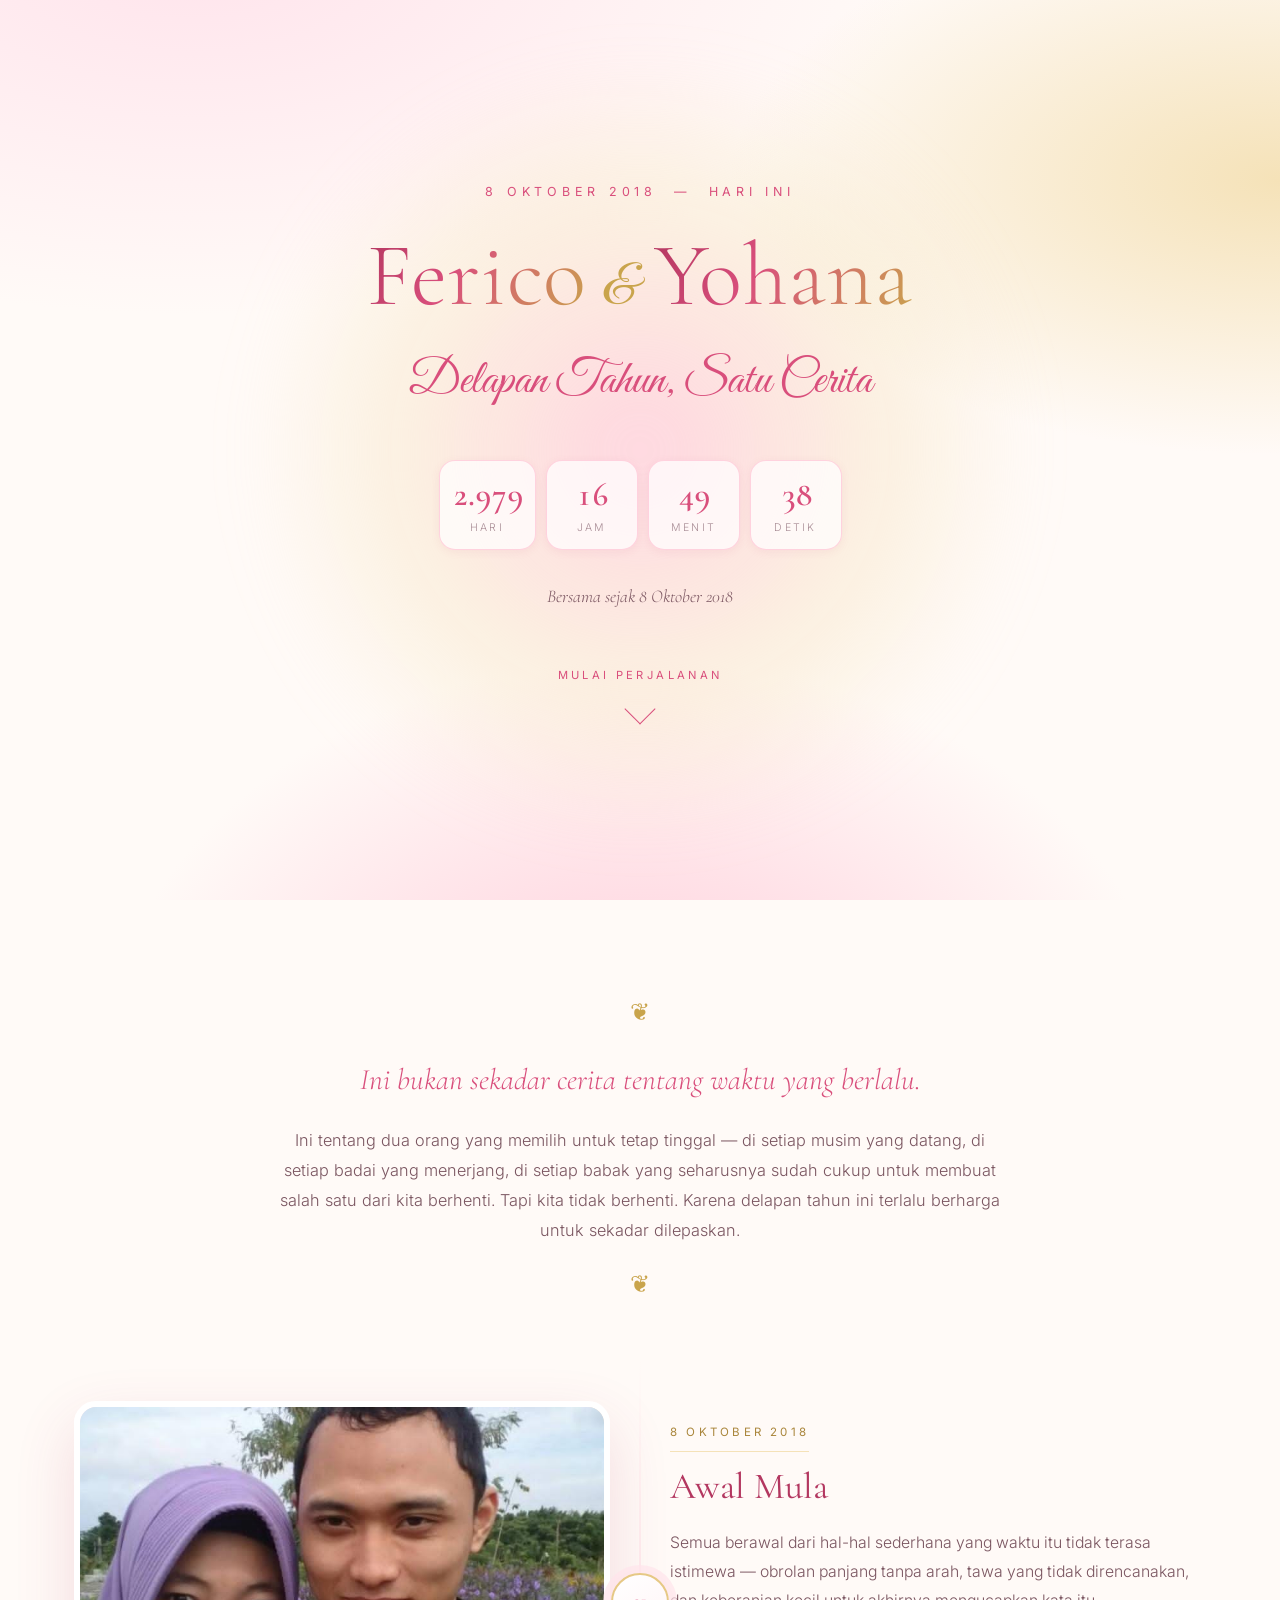
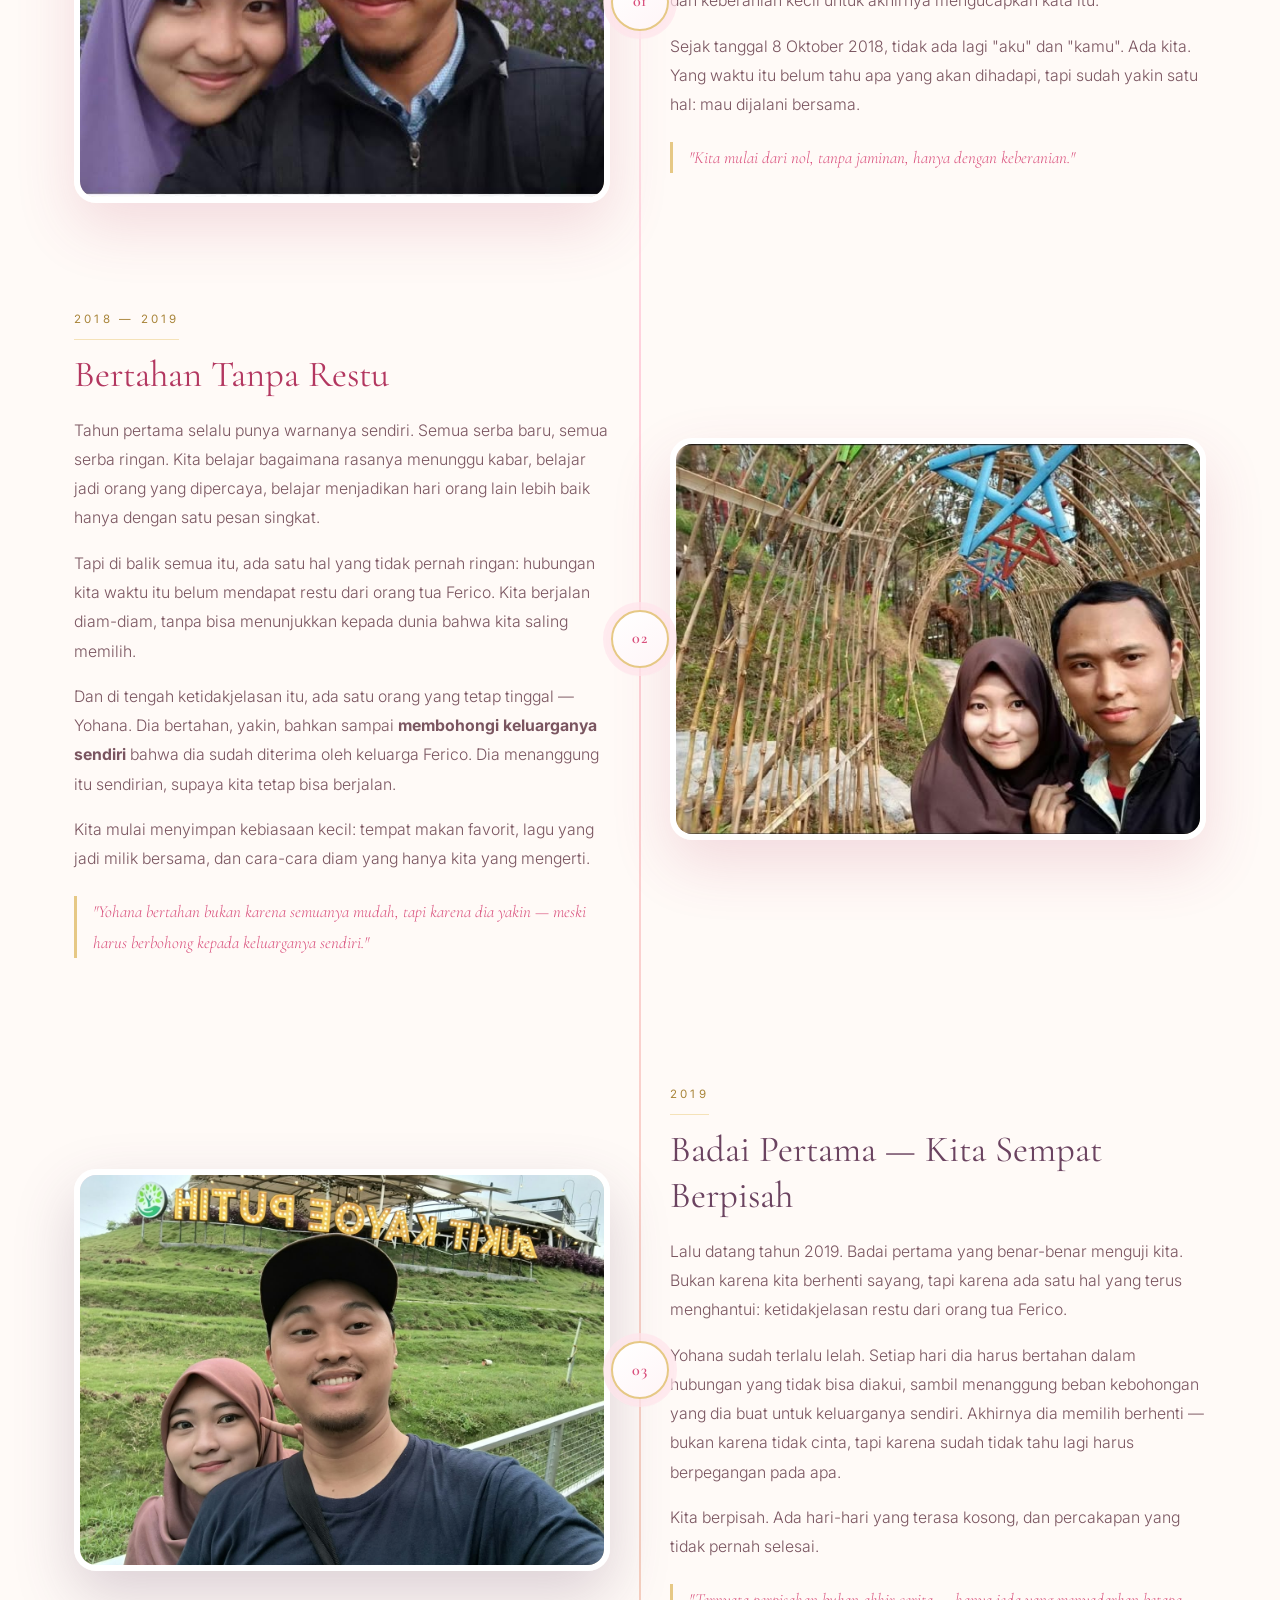
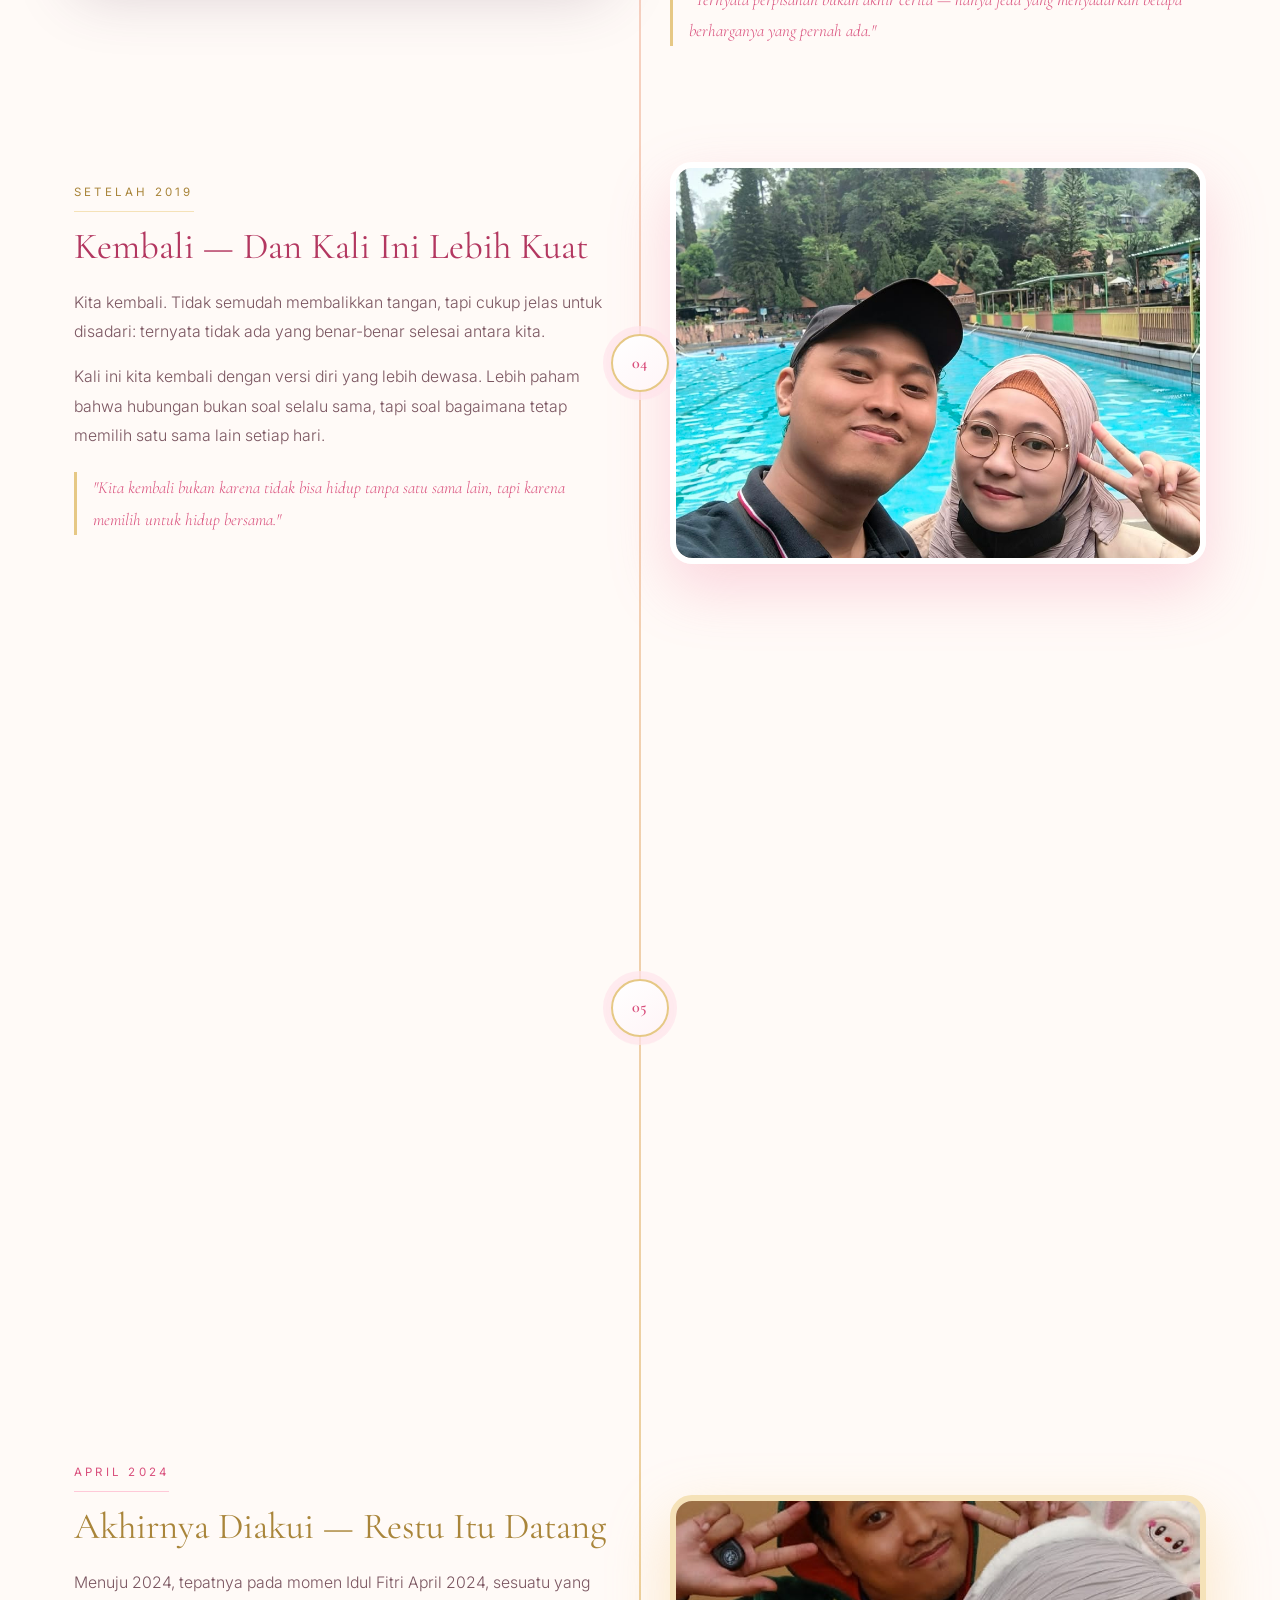
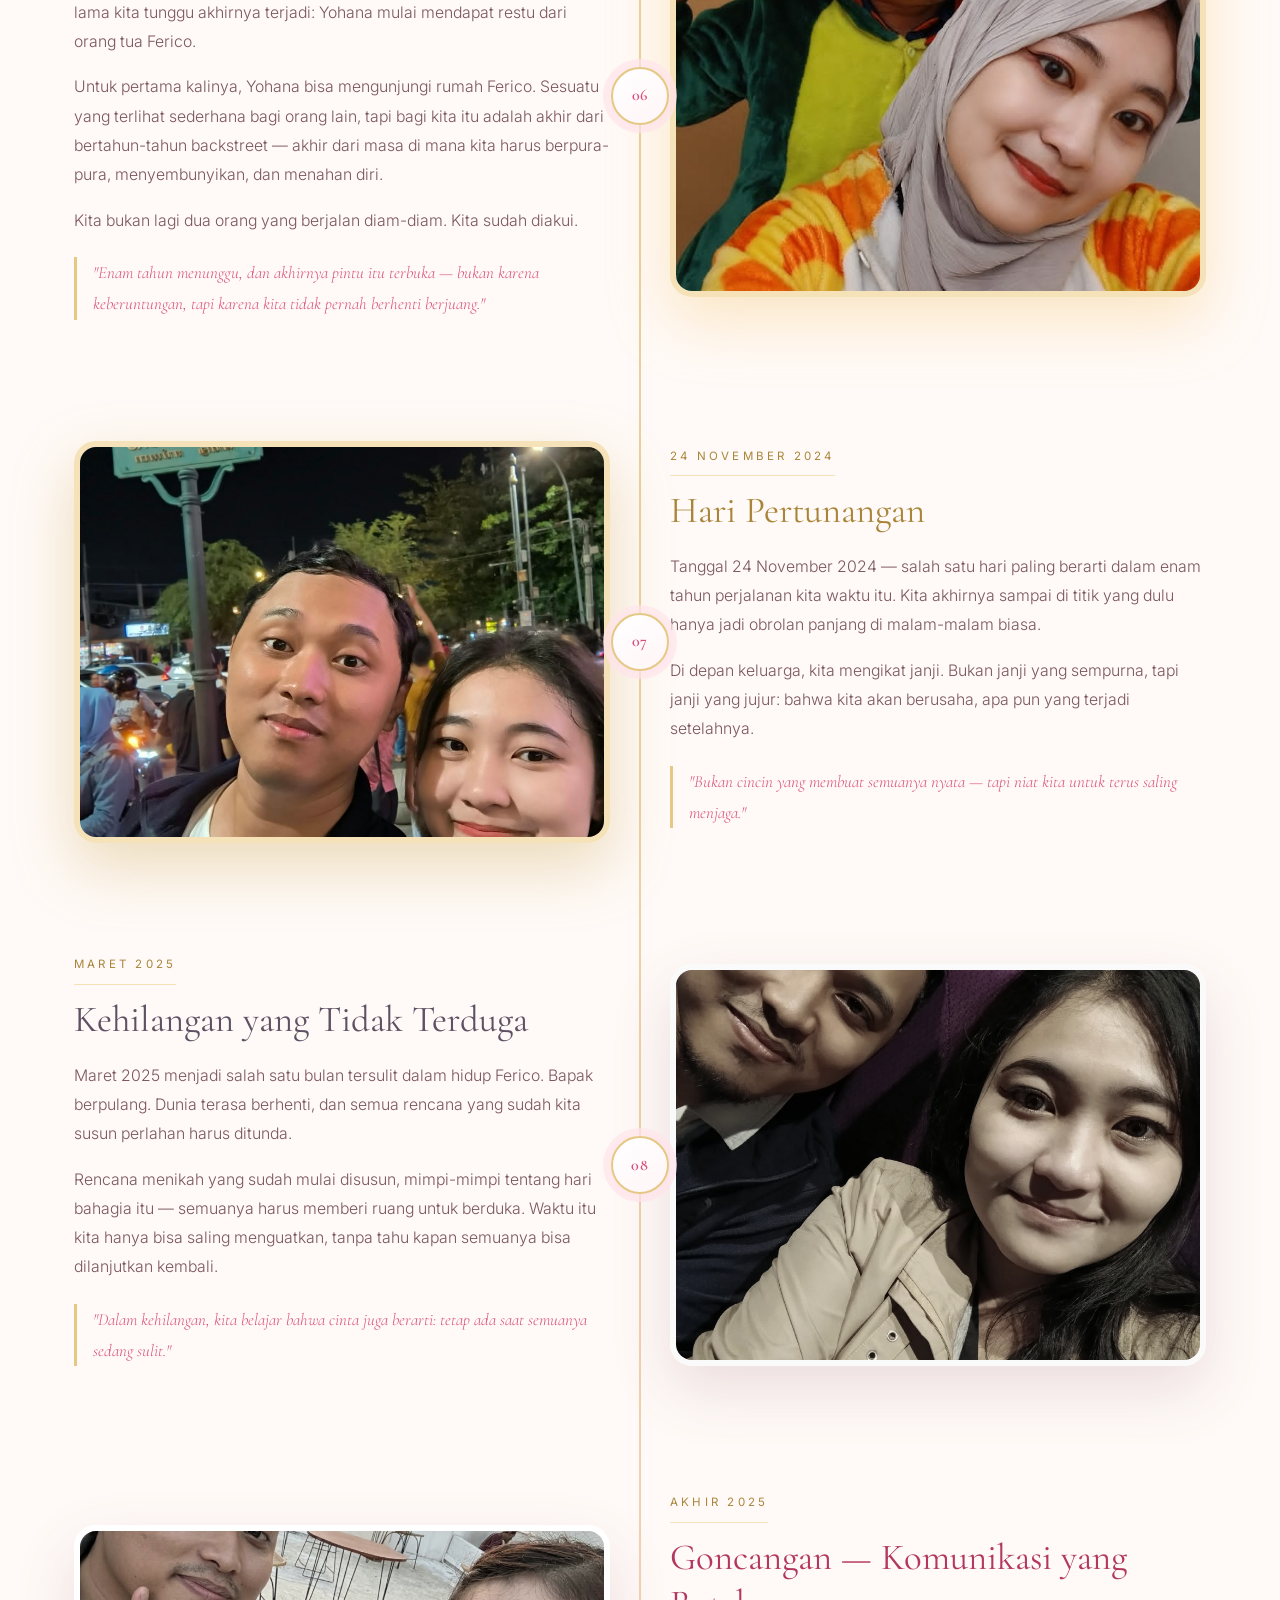
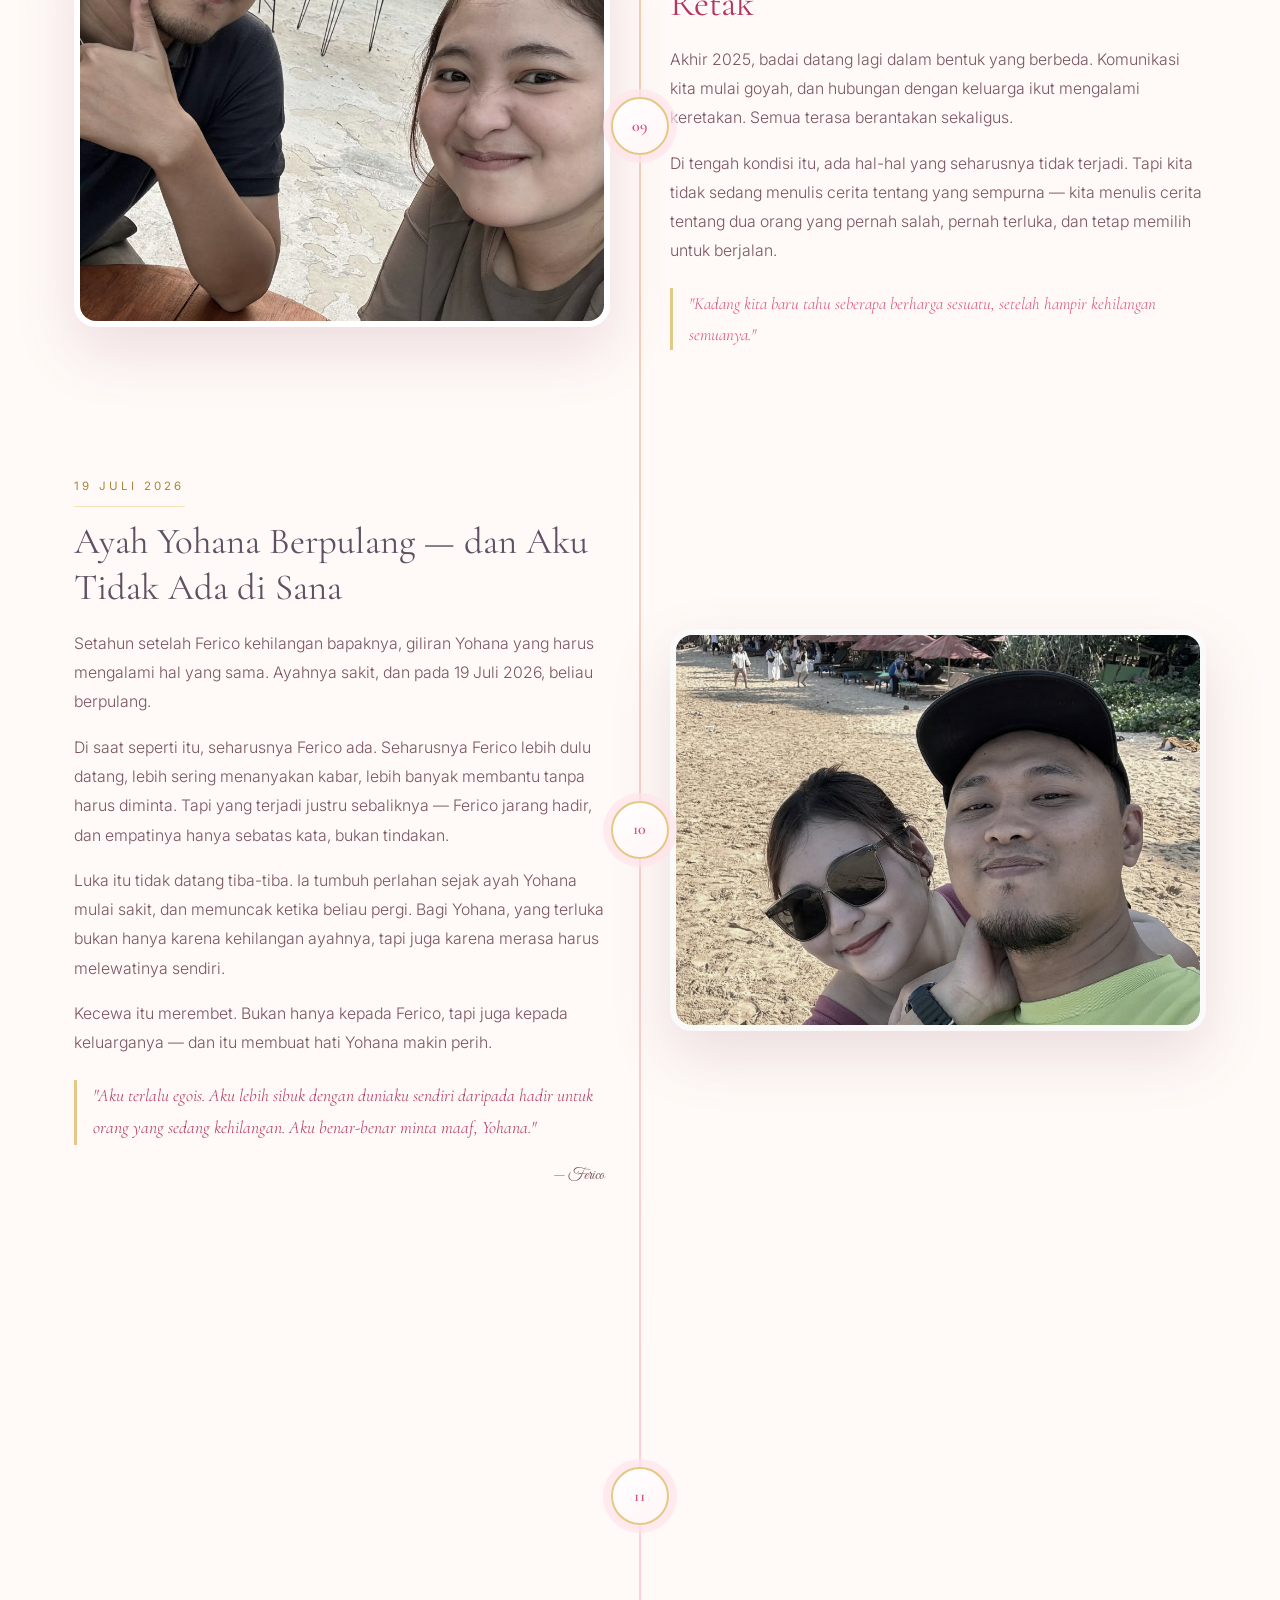
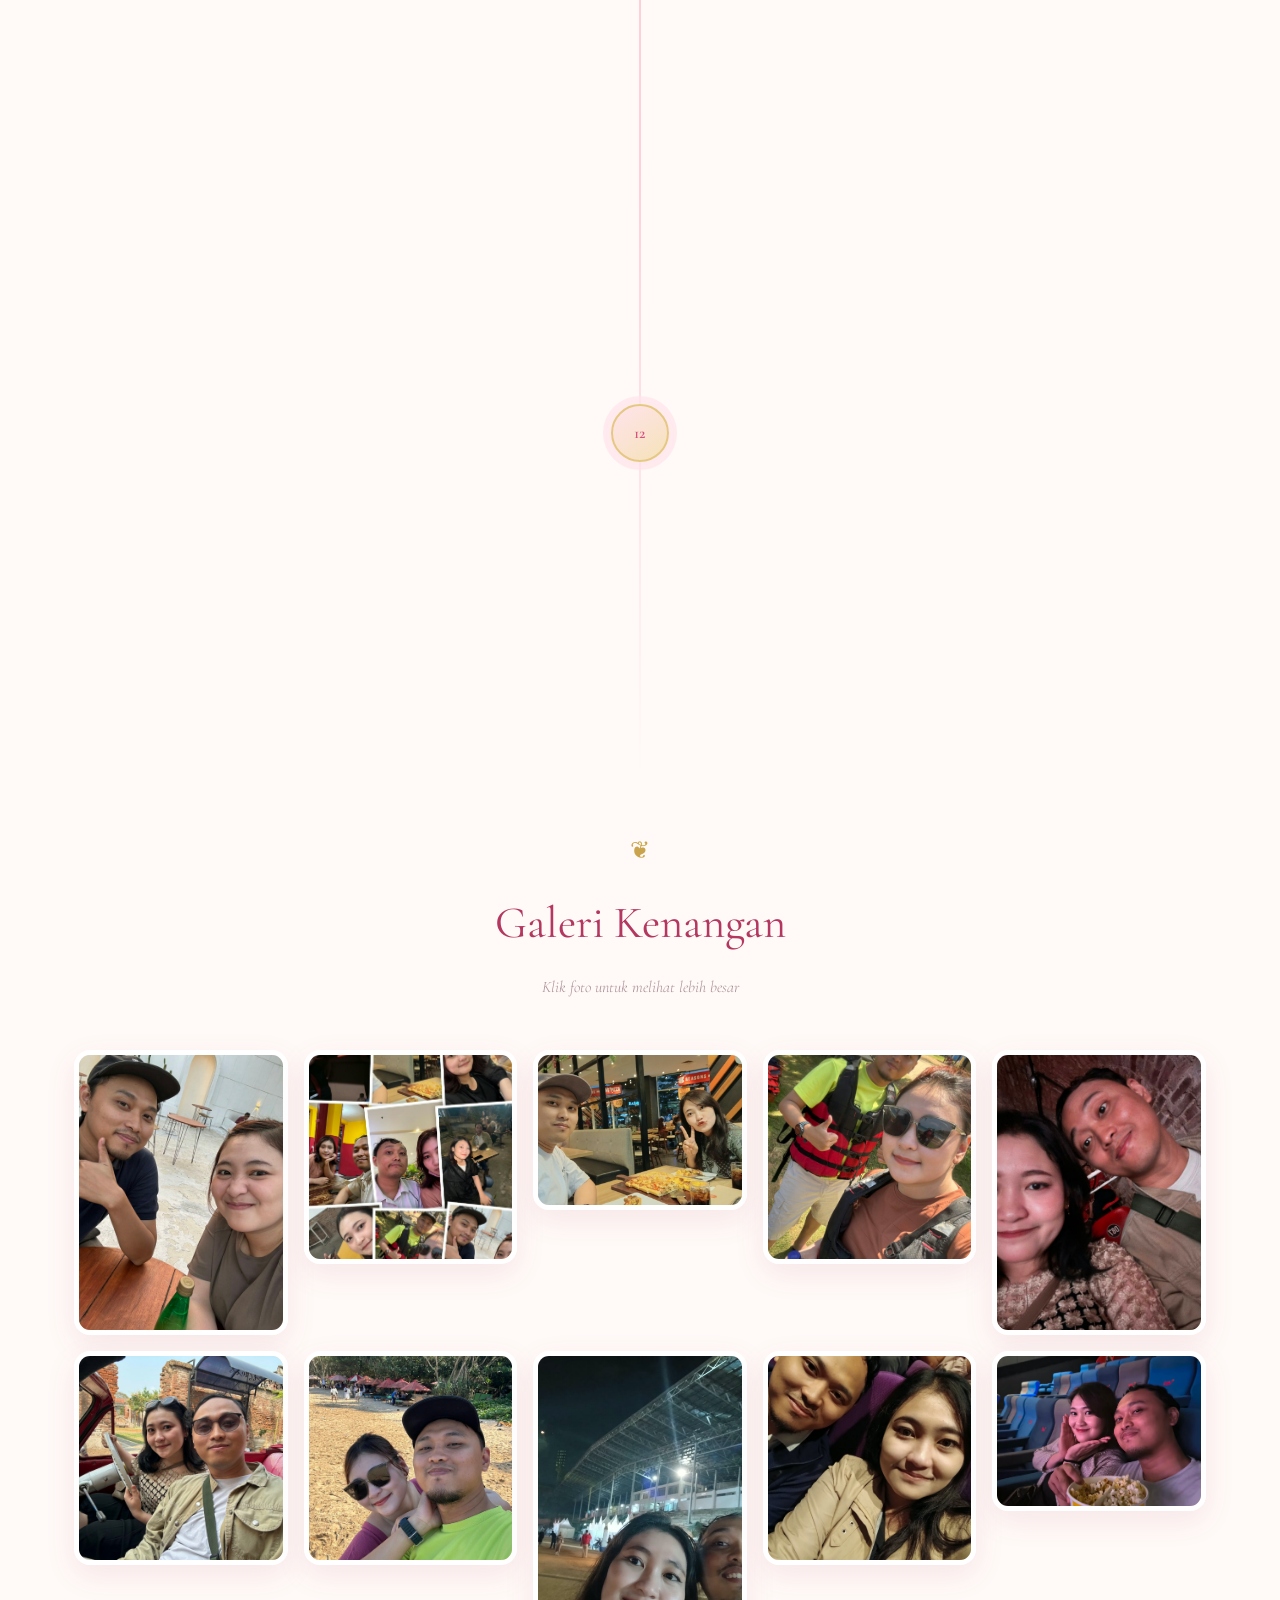
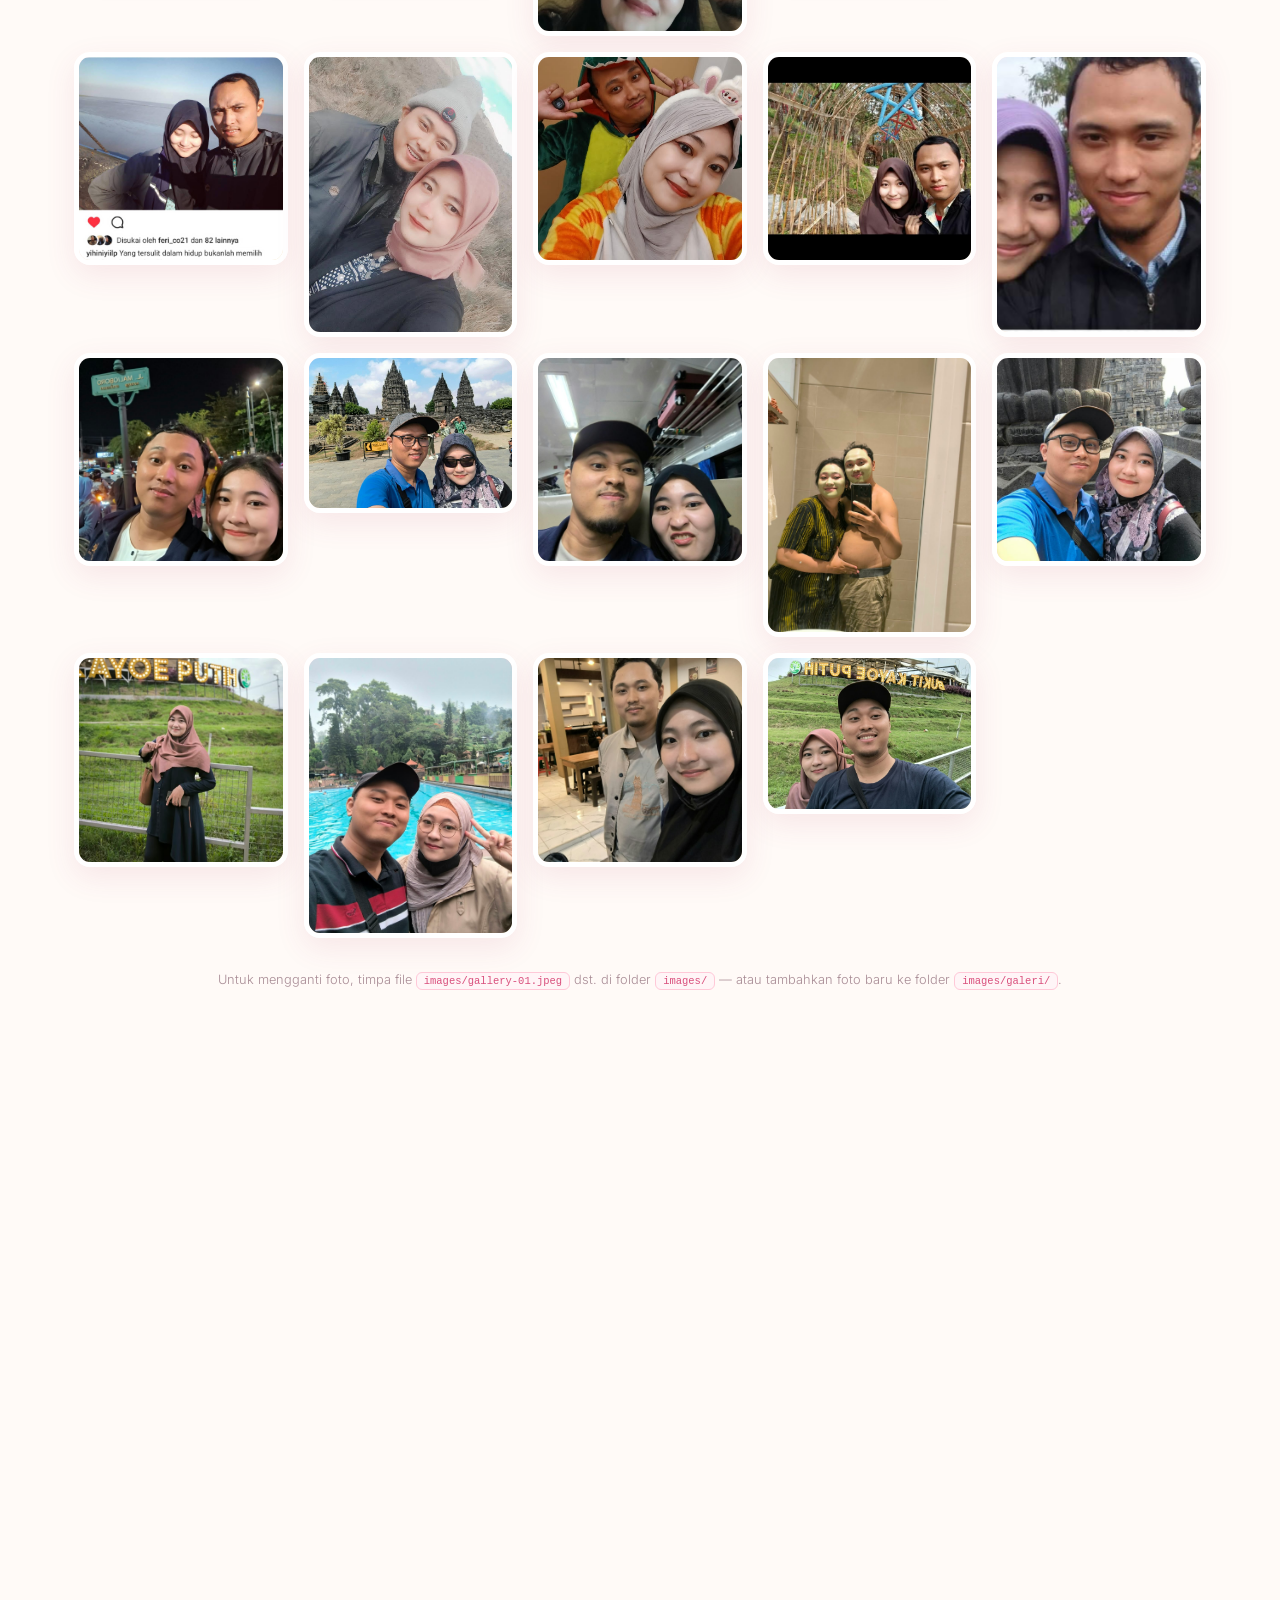
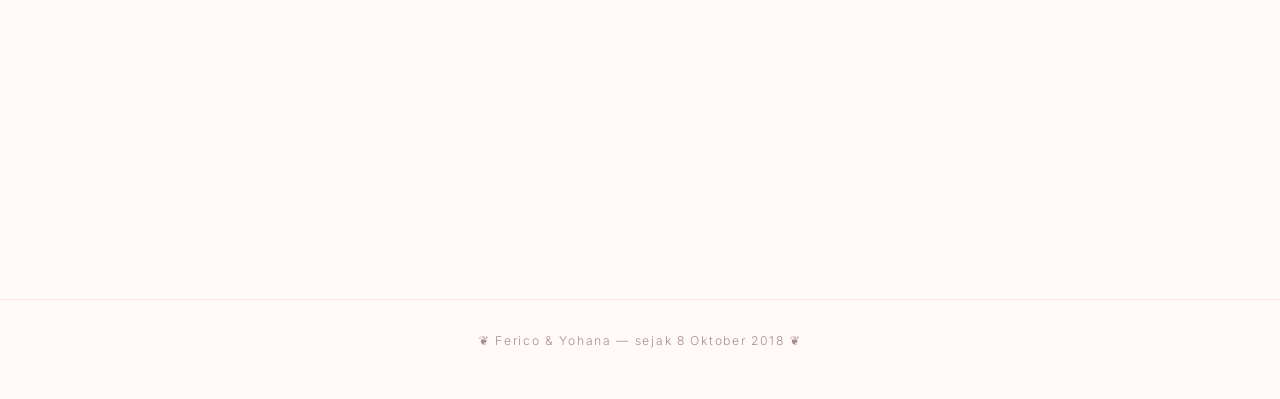
<file: index.html>
<!DOCTYPE html>
<html lang="id" class="no-js">
<head>
<meta charset="UTF-8" />
<meta name="viewport" content="width=device-width, initial-scale=1.0" />
<title>Sebentar Lagi — Ferico &amp; Yohana</title>
<meta name="description" content="Sesuatu yang istimewa sedang disiapkan. Terbuka 8 Oktober 2026." />
<meta name="robots" content="noindex" />
<link rel="icon" href="data:image/svg+xml,%3Csvg xmlns='http://www.w3.org/2000/svg' viewBox='0 0 100 100'%3E%3Ctext y='.9em' font-size='90'%3E%F0%9F%92%97%3C/text%3E%3C/svg%3E" />
<link rel="preconnect" href="https://fonts.googleapis.com" />
<link rel="preconnect" href="https://fonts.gstatic.com" crossorigin />
<link href="https://fonts.googleapis.com/css2?family=Cormorant+Garamond:ital,wght@0,300;0,400;0,600;1,300;1,400&family=Great+Vibes&family=Inter:wght@300;400;500&display=swap" rel="stylesheet" />
<link rel="stylesheet" href="css/style.css" />
<link rel="stylesheet" href="css/lock.css" />
</head>
<body class="lock-body">

<div class="hearts-layer" id="heartsLayer" aria-hidden="true"></div>

<main class="lock" id="lockScreen">

  <div class="lock__glow"></div>

  <div class="lock__content">

    <span class="lock__ornament">&#10086;</span>

    <p class="lock__kicker">Untuk Yohana</p>

    <h1 class="lock__title">
      Ada Sesuatu<br />yang Sedang Disiapkan
    </h1>

    <p class="lock__script">Delapan Tahun, Satu Cerita</p>

    <p class="lock__body">
      Halaman ini akan terbuka pada
      <strong>8 Oktober 2026</strong> — hari jadi kita yang kedelapan.
      Sampai saat itu tiba, biarkan ini menjadi kejutan.
    </p>

    <div class="lock__countdown" id="countdown" aria-live="polite">
      <div class="lock__unit">
        <span class="lock__num" data-cd="days">--</span>
        <span class="lock__label">Hari</span>
      </div>
      <div class="lock__unit">
        <span class="lock__num" data-cd="hours">--</span>
        <span class="lock__label">Jam</span>
      </div>
      <div class="lock__unit">
        <span class="lock__num" data-cd="minutes">--</span>
        <span class="lock__label">Menit</span>
      </div>
      <div class="lock__unit">
        <span class="lock__num" data-cd="seconds">--</span>
        <span class="lock__label">Detik</span>
      </div>
    </div>

    <p class="lock__target" id="targetText">8 Oktober 2026 &middot; 00:00 WIB</p>

    <p class="lock__sign">&#10086; &nbsp;Ferico &amp; Yohana&nbsp; &#10086;</p>

  </div>
</main>

<footer class="lock__footer">
  <p>&#10086; Ferico &amp; Yohana — sejak 8 Oktober 2018 &#10086;</p>
</footer>

<script src="js/lock.js"></script>
<script>document.documentElement.classList.remove('no-js');</script>
</body>
</html>
</file>
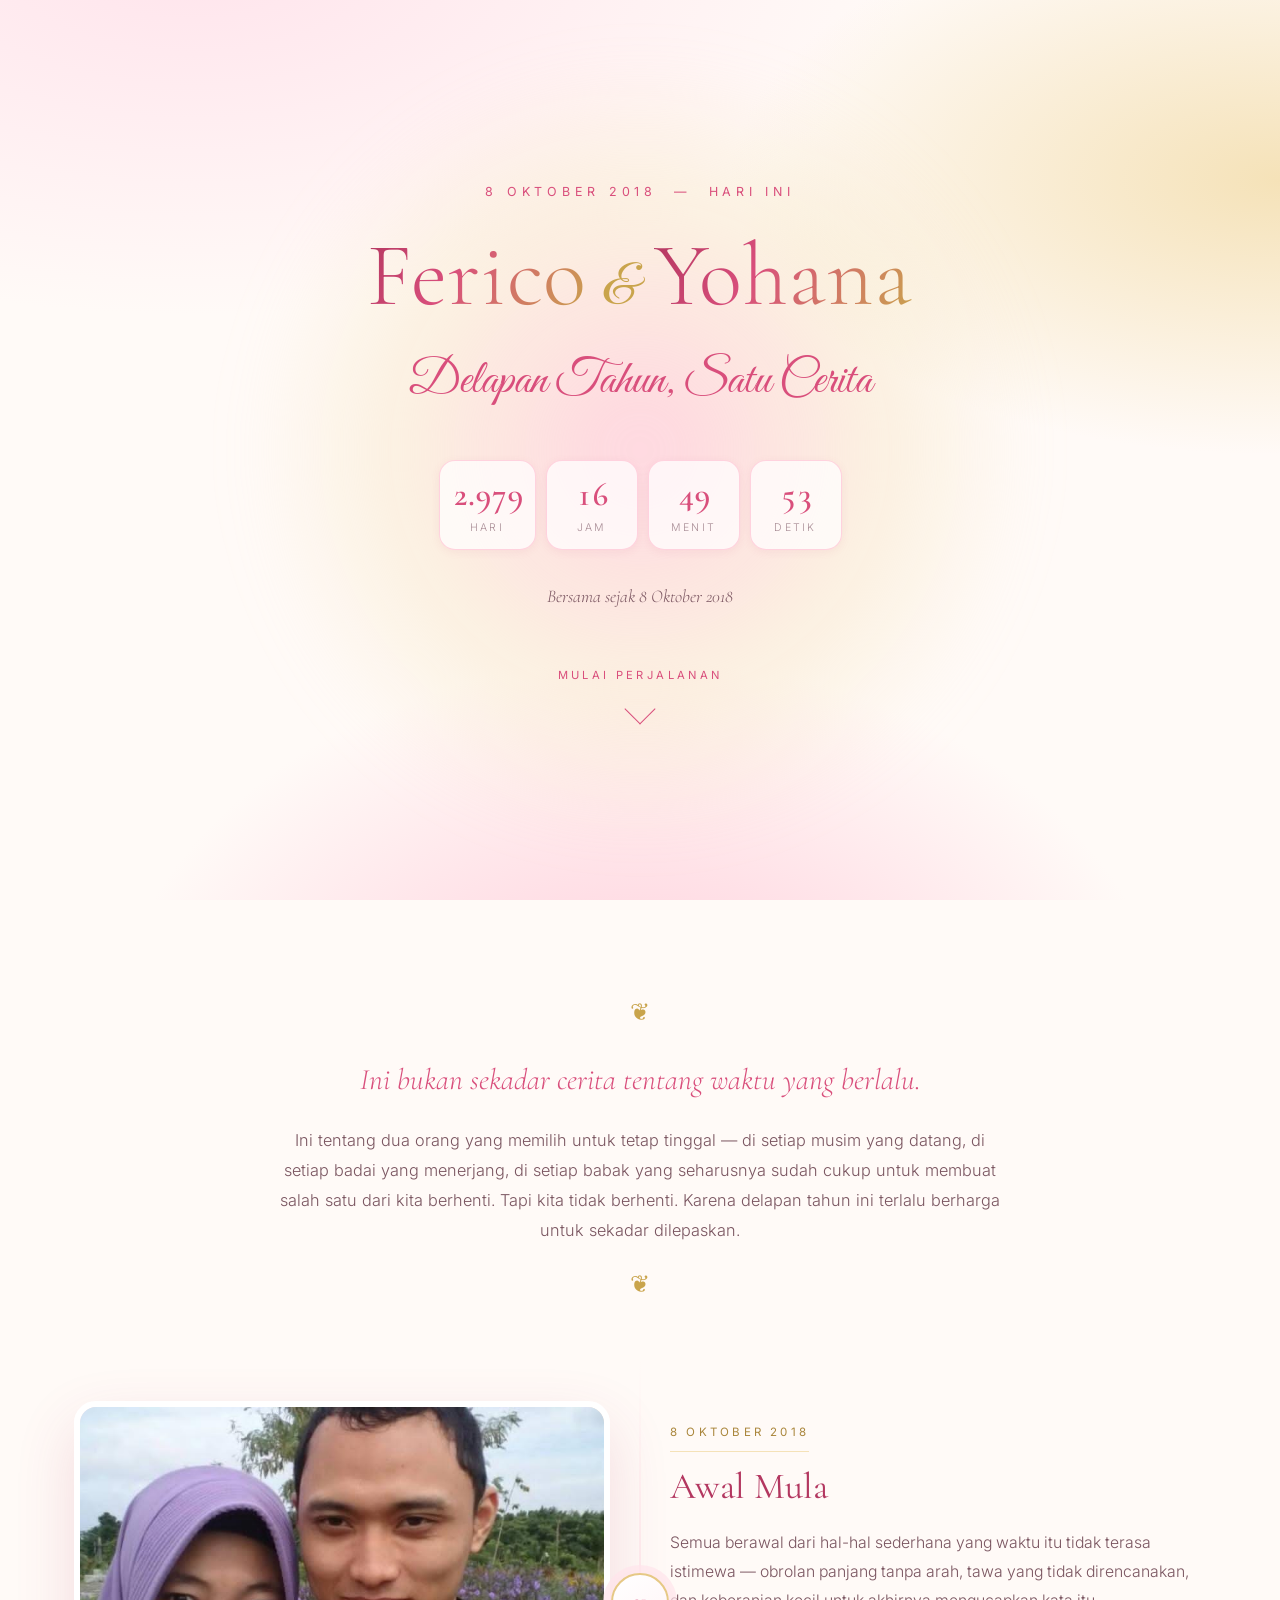
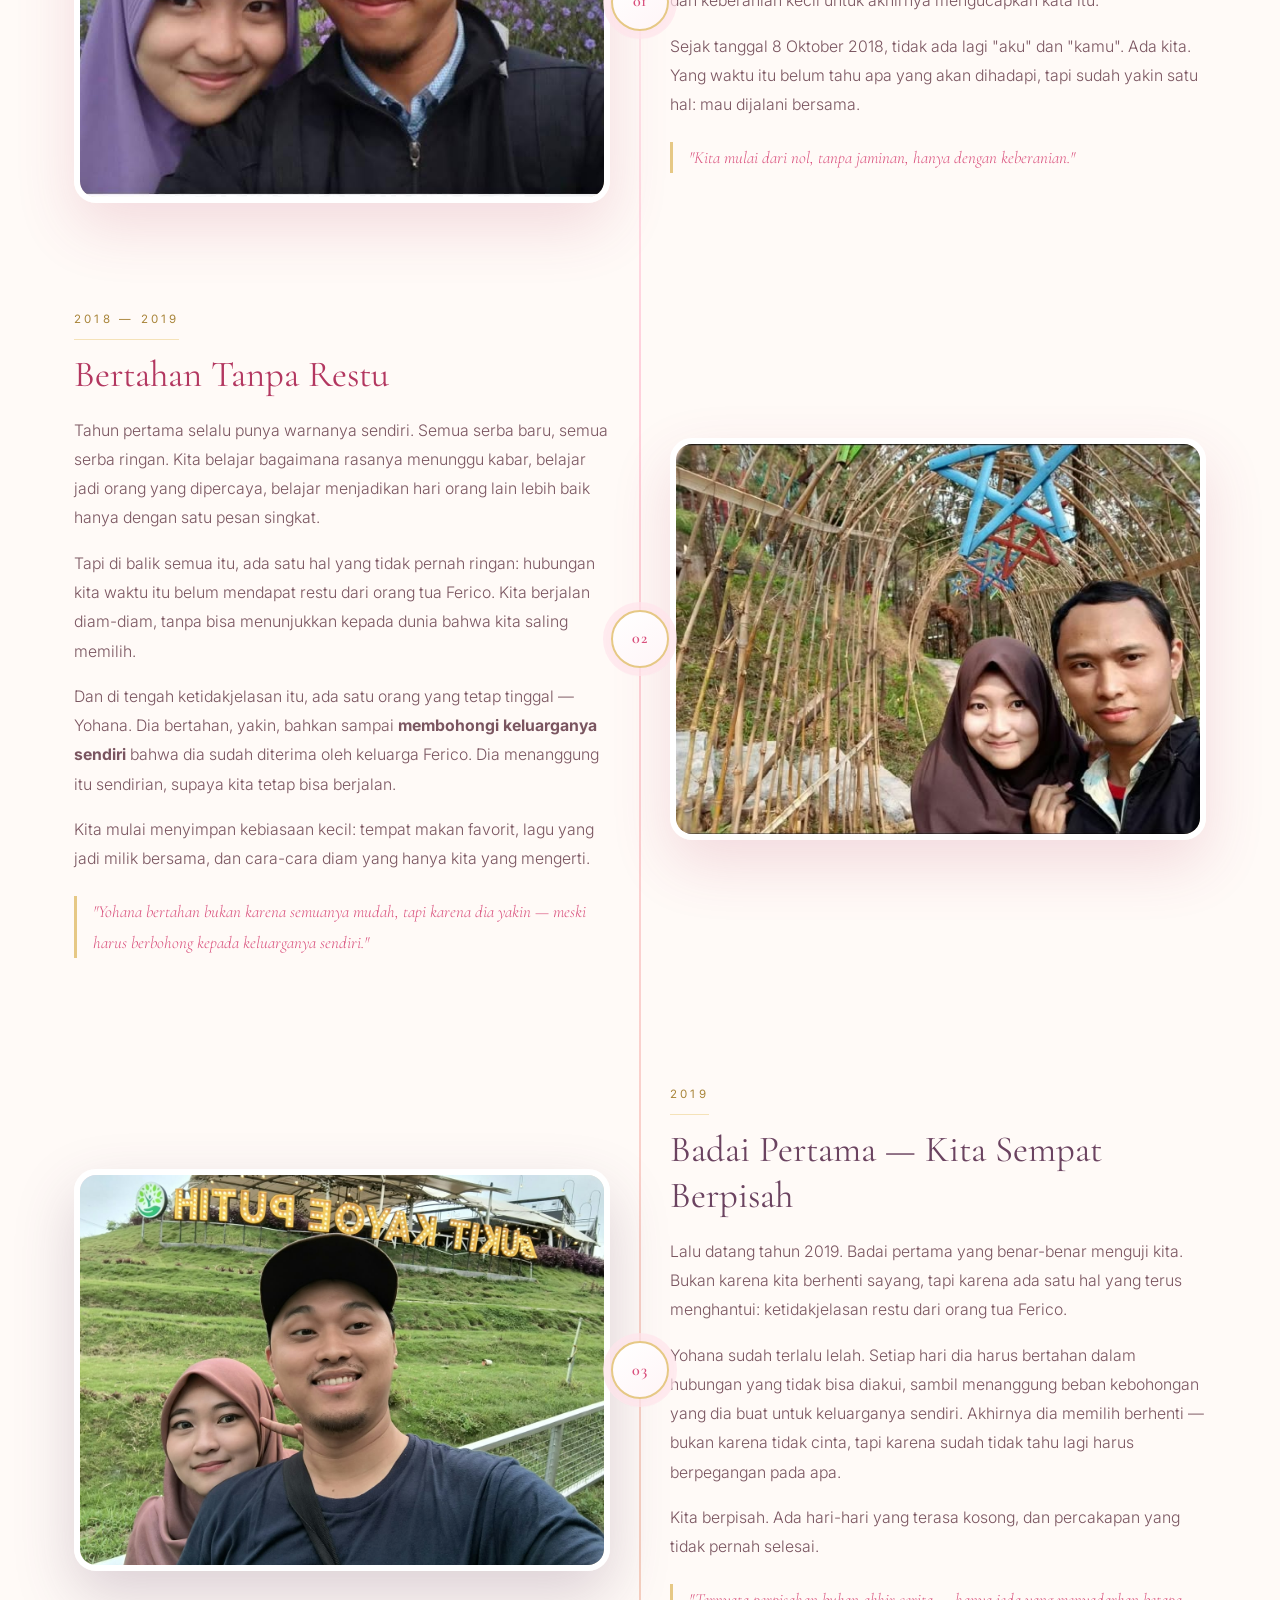
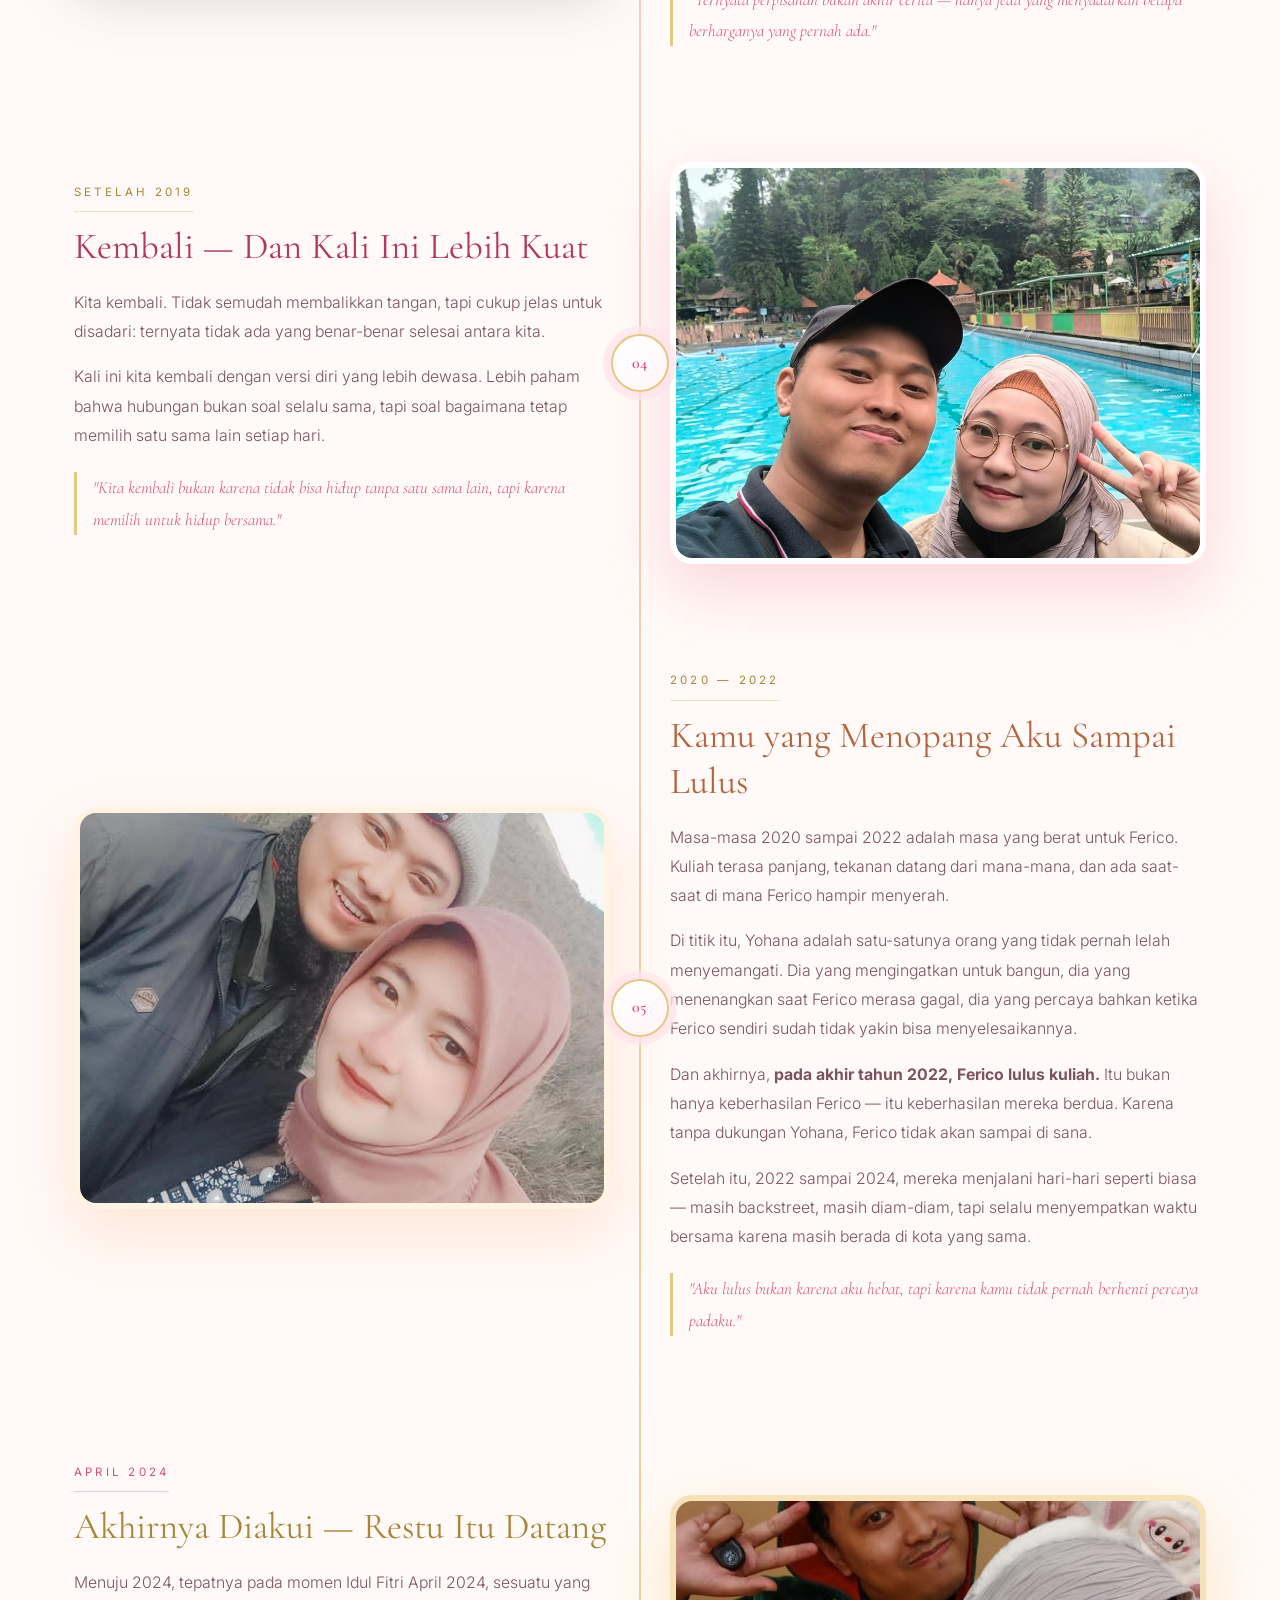
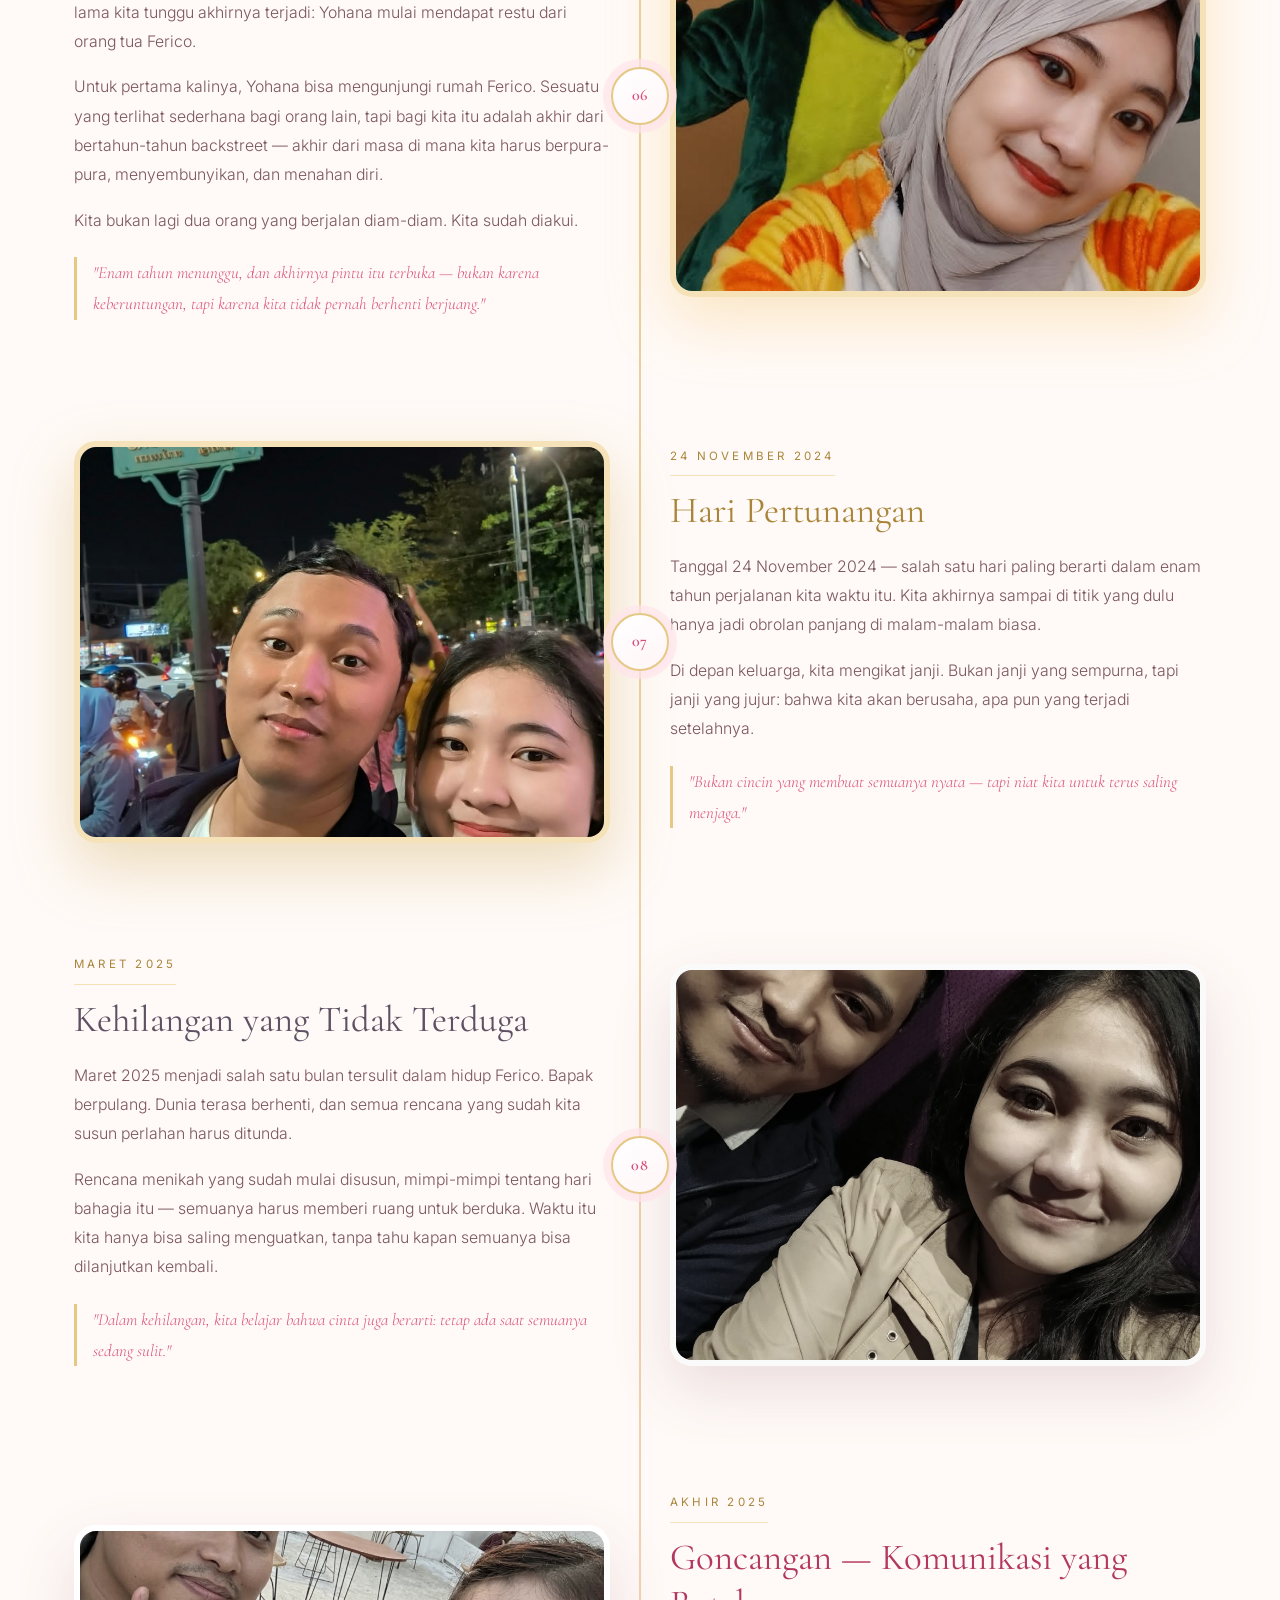
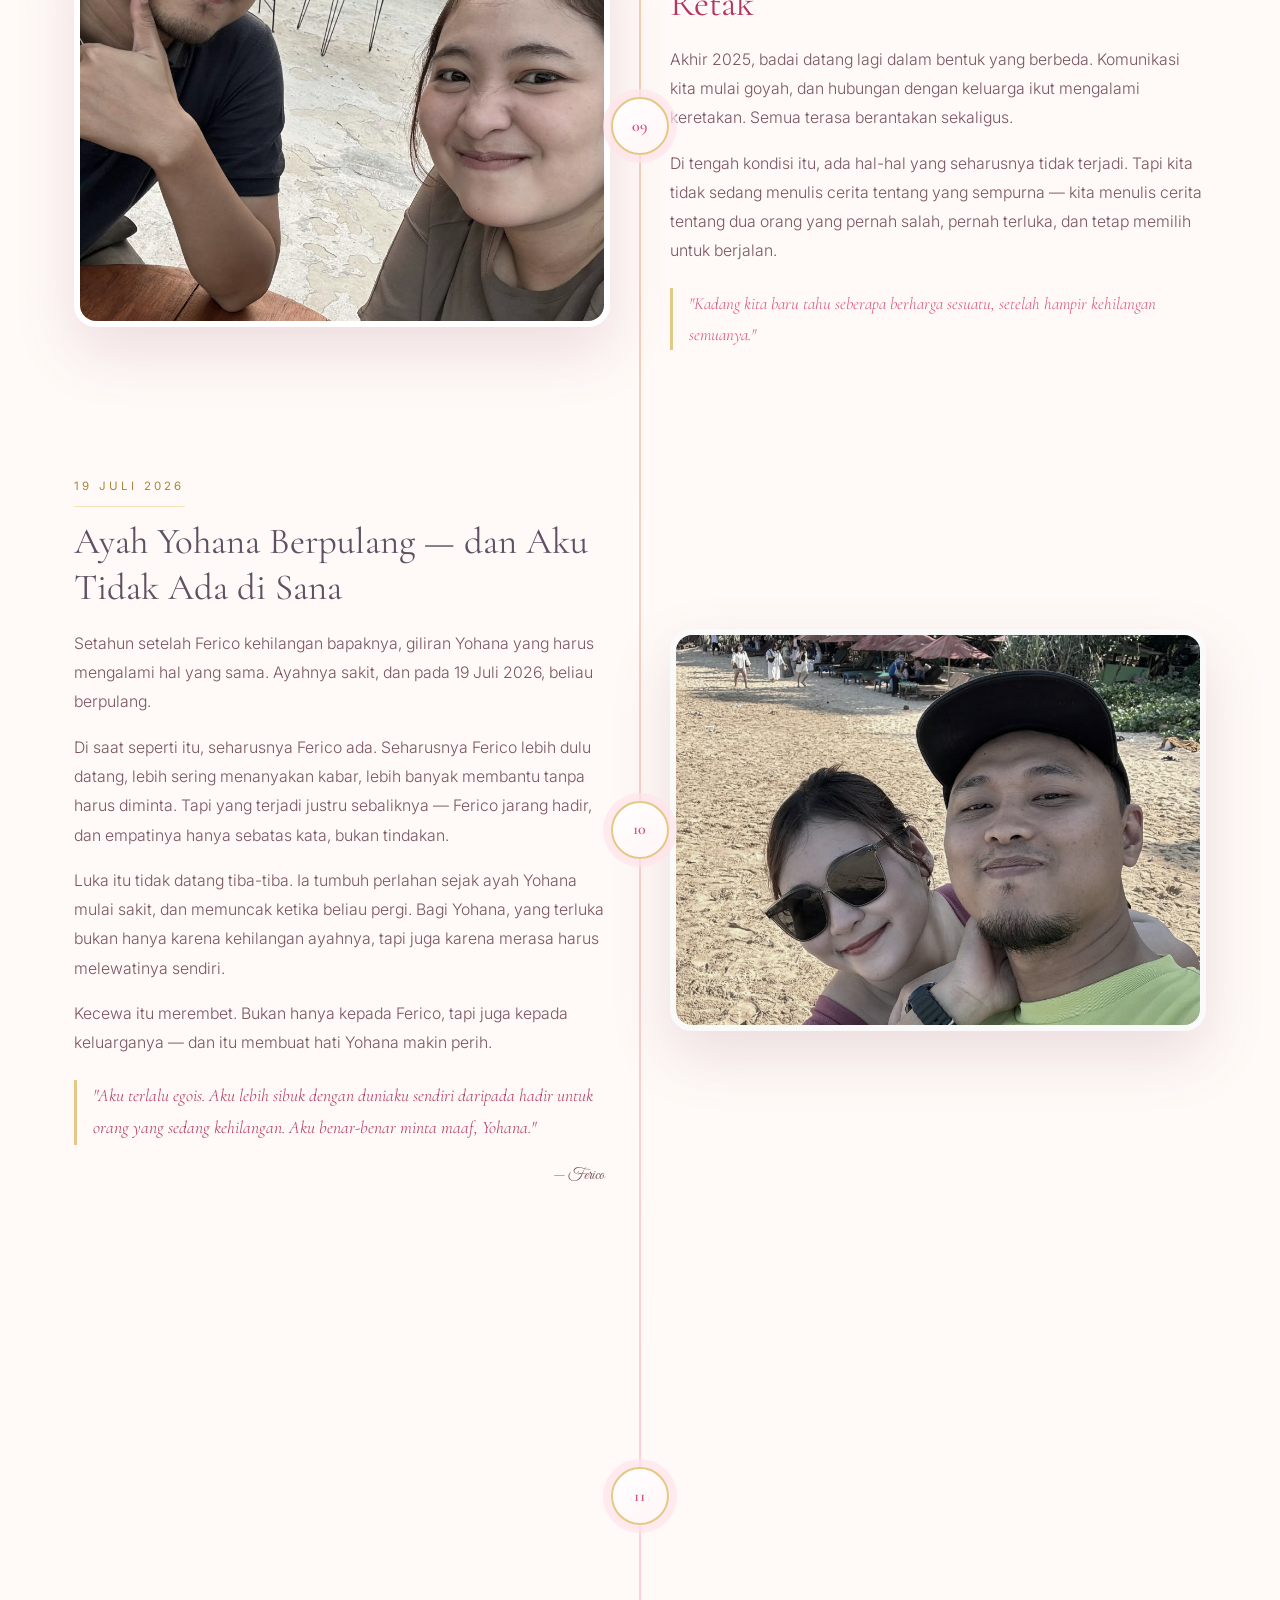
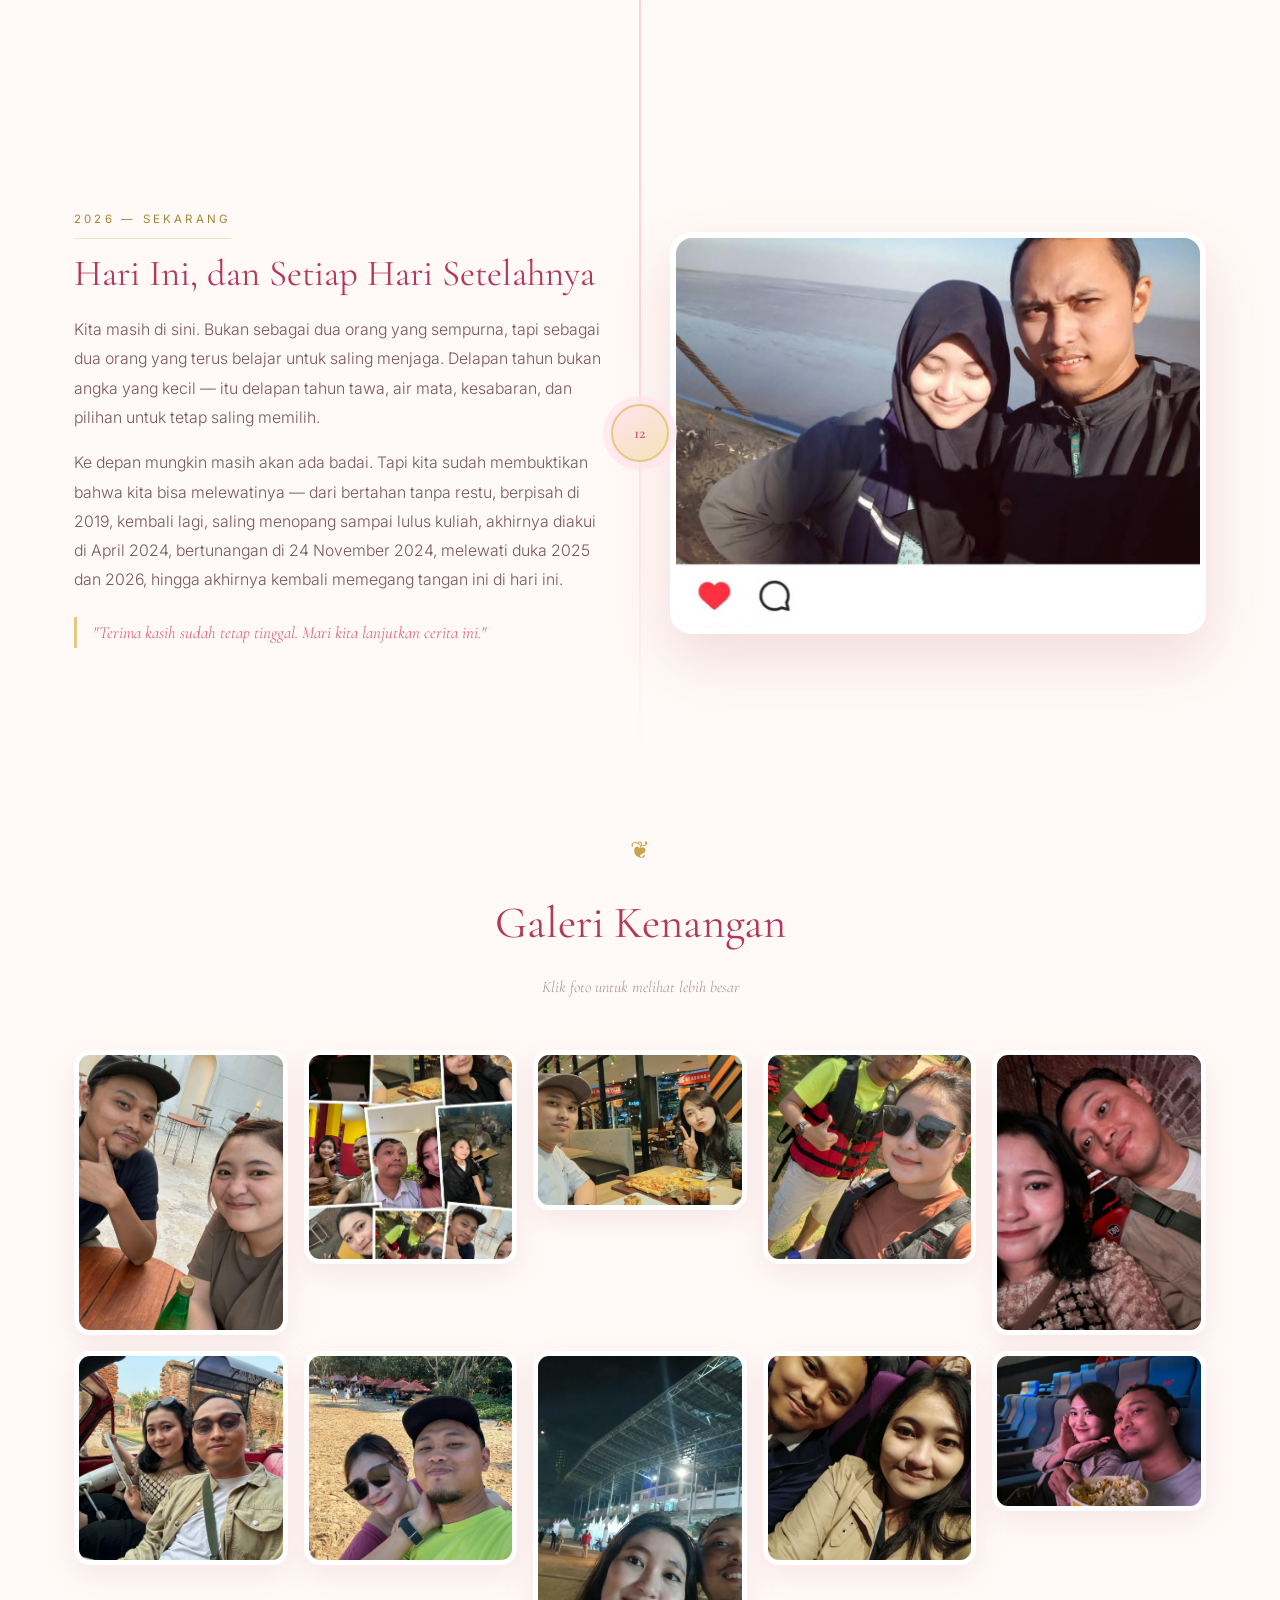
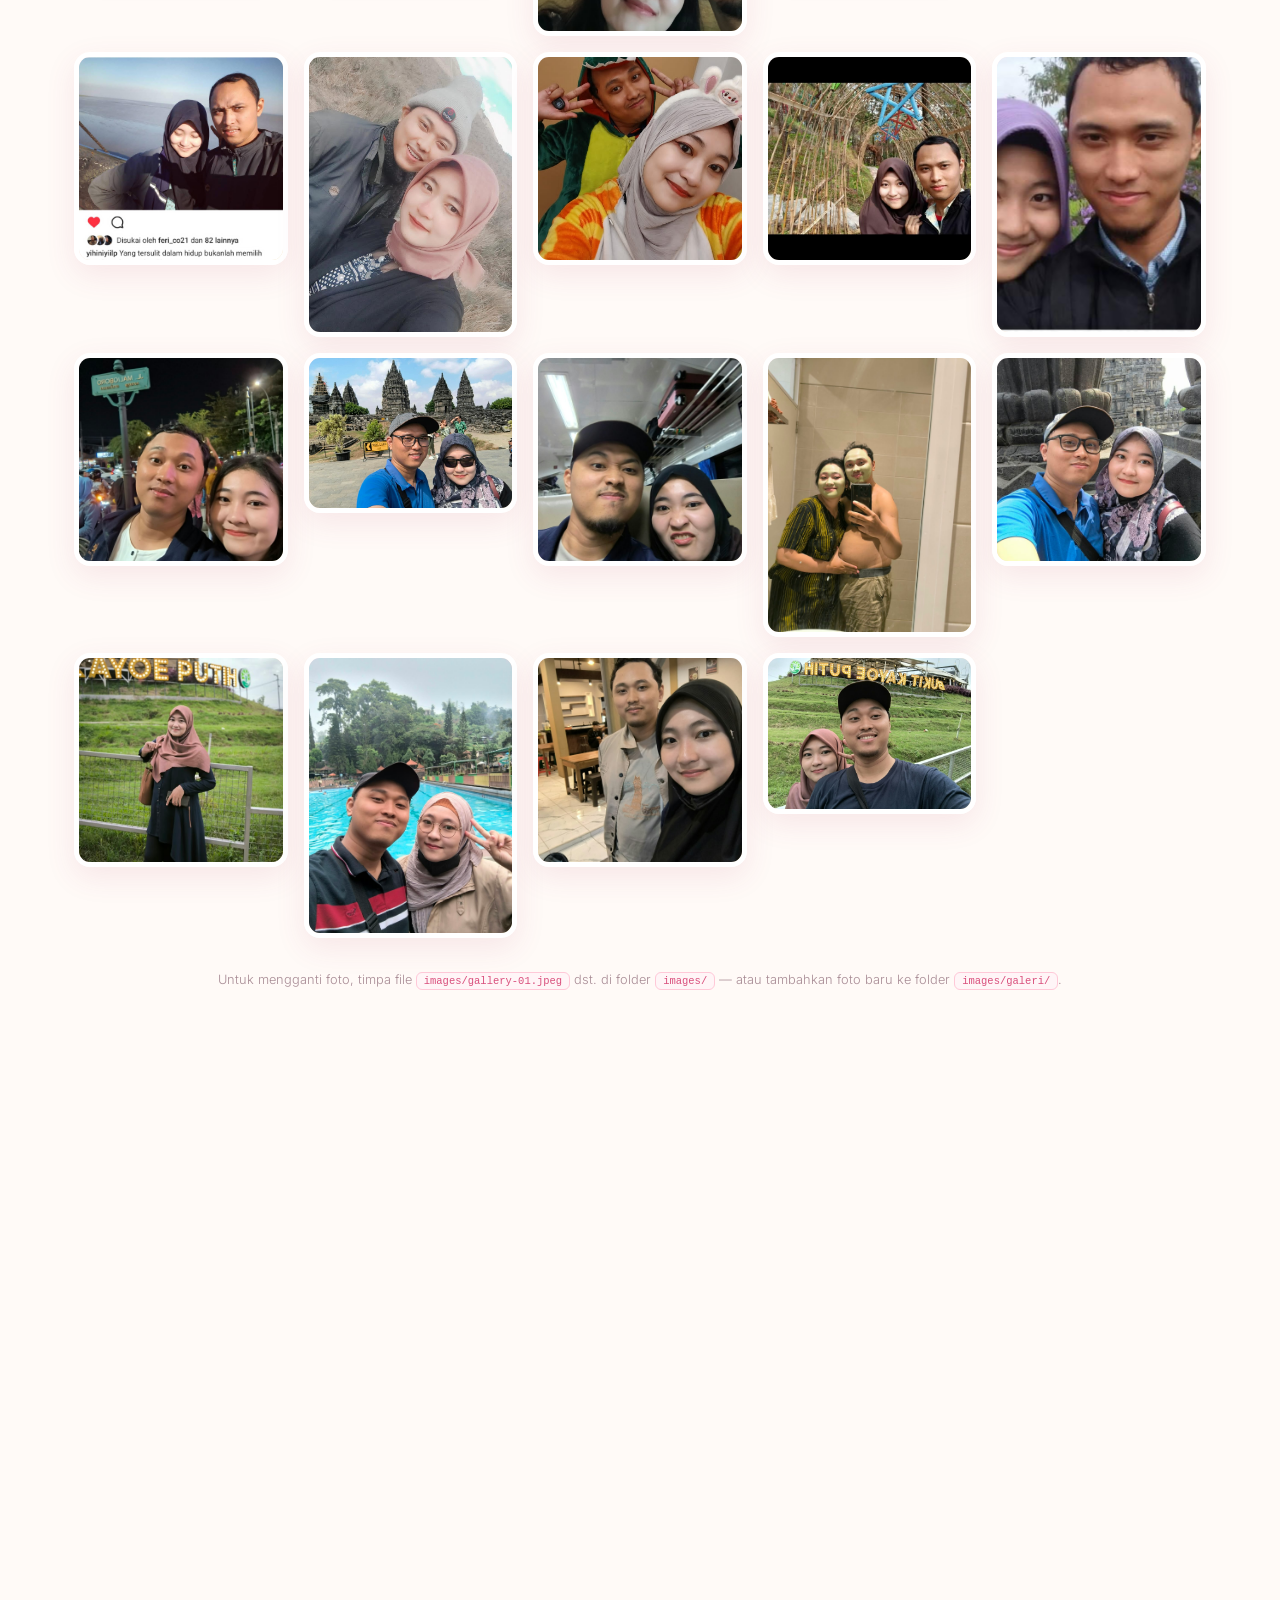
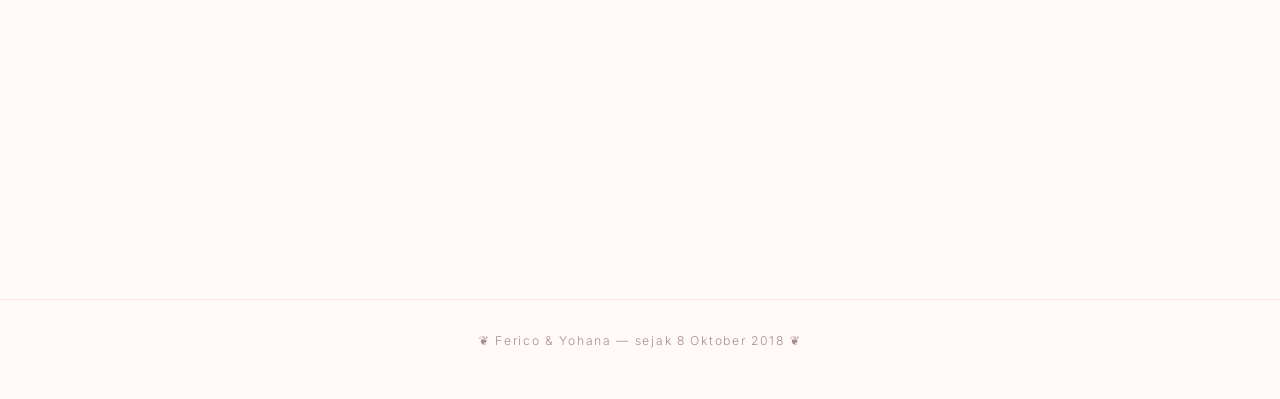
<file: index-demo.html>
<!DOCTYPE html>
<html lang="id" class="no-js">
<head>
<meta charset="UTF-8" />
<meta name="viewport" content="width=device-width, initial-scale=1.0" />
<title>8 Tahun — Ferico &amp; Yohana</title>
<meta name="description" content="Perjalanan 8 tahun Ferico dan Yohana — dari awal jadian hingga hari ini." />
<link rel="icon" href="data:image/svg+xml,%3Csvg xmlns='http://www.w3.org/2000/svg' viewBox='0 0 100 100'%3E%3Ctext y='.9em' font-size='90'%3E%F0%9F%92%97%3C/text%3E%3C/svg%3E" />
<link rel="preconnect" href="https://fonts.googleapis.com" />
<link rel="preconnect" href="https://fonts.gstatic.com" crossorigin />
<link href="https://fonts.googleapis.com/css2?family=Cormorant+Garamond:ital,wght@0,300;0,400;0,600;1,300;1,400&family=Great+Vibes&family=Inter:wght@300;400;500&display=swap" rel="stylesheet" />
<link rel="stylesheet" href="css/style.css" />
</head>
<body>

<!-- ============ FLOATING HEARTS CANVAS ============ -->
<div class="hearts-layer" id="heartsLayer" aria-hidden="true"></div>

<!-- ============ OPENING / HERO ============ -->
<header class="hero" id="hero">
  <div class="hero__glow"></div>

  <div class="hero__content">
    <p class="hero__kicker">8 Oktober 2018 &nbsp;—&nbsp; Hari ini</p>

    <h1 class="hero__names">
      <span class="hero__name">Ferico</span>
      <span class="hero__amp">&amp;</span>
      <span class="hero__name">Yohana</span>
    </h1>

    <p class="hero__script">Delapan Tahun, Satu Cerita</p>

    <div class="counter" id="counter" aria-live="polite">
      <div class="counter__unit"><span class="counter__num" data-counter="days">0</span><span class="counter__label">Hari</span></div>
      <div class="counter__unit"><span class="counter__num" data-counter="hours">0</span><span class="counter__label">Jam</span></div>
      <div class="counter__unit"><span class="counter__num" data-counter="minutes">0</span><span class="counter__label">Menit</span></div>
      <div class="counter__unit"><span class="counter__num" data-counter="seconds">0</span><span class="counter__label">Detik</span></div>
    </div>

    <p class="hero__sub">Bersama sejak 8 Oktober 2018</p>

    <a class="scroll-cue" href="#bab-1" aria-label="Mulai membaca">
      <span class="scroll-cue__text">Mulai perjalanan</span>
      <span class="scroll-cue__arrow"></span>
    </a>
  </div>
</header>

<main>

  <!-- ============ INTRO ============ -->
  <section class="intro reveal">
    <div class="intro__inner">
      <span class="ornament">&#10086;</span>
      <p class="intro__lead">
        Ini bukan sekadar cerita tentang waktu yang berlalu.
      </p>
      <p class="intro__body">
        Ini tentang dua orang yang memilih untuk tetap tinggal —
        di setiap musim yang datang, di setiap badai yang menerjang,
        di setiap babak yang seharusnya sudah cukup untuk membuat salah satu dari kita berhenti.
        Tapi kita tidak berhenti. Karena delapan tahun ini terlalu berharga
        untuk sekadar dilepaskan.
      </p>
      <span class="ornament">&#10086;</span>
    </div>
  </section>

  <!-- ============ TIMELINE ============ -->
  <div class="timeline" id="timeline">

    <!-- BAB 1 -->
    <article class="chapter" id="bab-1" data-side="left">
      <div class="chapter__marker"><span>01</span></div>
      <div class="chapter__card reveal">
        <div class="chapter__frame">
          <img src="images/01-awal-mula.jpg" alt="Momen awal mula"
               onerror="this.parentElement.classList.add('is-placeholder')" />
          <span class="chapter__ph">Foto kenangan<br /><small>images/01-awal-mula.jpg</small></span>
        </div>
        <div class="chapter__text">
          <time class="chapter__date">8 Oktober 2018</time>
          <h2 class="chapter__title">Awal Mula</h2>
          <p>
            Semua berawal dari hal-hal sederhana yang waktu itu tidak terasa istimewa —
            obrolan panjang tanpa arah, tawa yang tidak direncanakan,
            dan keberanian kecil untuk akhirnya mengucapkan kata itu.
          </p>
          <p>
            Sejak tanggal 8 Oktober 2018, tidak ada lagi "aku" dan "kamu".
            Ada kita. Yang waktu itu belum tahu apa yang akan dihadapi,
            tapi sudah yakin satu hal: mau dijalani bersama.
          </p>
          <p class="chapter__quote">"Kita mulai dari nol, tanpa jaminan, hanya dengan keberanian."</p>
        </div>
      </div>
    </article>

    <!-- BAB 2 -->
    <article class="chapter" id="bab-2" data-side="right">
      <div class="chapter__marker"><span>02</span></div>
      <div class="chapter__card reveal">
        <div class="chapter__frame">
          <img src="images/02-tahun-pertama.jpg" alt="Tahun pertama bersama"
               onerror="this.parentElement.classList.add('is-placeholder')" />
          <span class="chapter__ph">Foto kenangan<br /><small>images/02-tahun-pertama.jpg</small></span>
        </div>
        <div class="chapter__text">
          <time class="chapter__date">2018 — 2019</time>
          <h2 class="chapter__title">Bertahan Tanpa Restu</h2>
          <p>
            Tahun pertama selalu punya warnanya sendiri. Semua serba baru,
            semua serba ringan. Kita belajar bagaimana rasanya menunggu kabar,
            belajar jadi orang yang dipercaya, belajar menjadikan hari orang lain
            lebih baik hanya dengan satu pesan singkat.
          </p>
          <p>
            Tapi di balik semua itu, ada satu hal yang tidak pernah ringan:
            hubungan kita waktu itu belum mendapat restu dari orang tua Ferico.
            Kita berjalan diam-diam, tanpa bisa menunjukkan kepada dunia
            bahwa kita saling memilih.
          </p>
          <p>
            Dan di tengah ketidakjelasan itu, ada satu orang yang tetap tinggal —
            Yohana. Dia bertahan, yakin, bahkan sampai
            <strong>membohongi keluarganya sendiri</strong> bahwa dia sudah
            diterima oleh keluarga Ferico. Dia menanggung itu sendirian,
            supaya kita tetap bisa berjalan.
          </p>
          <p>
            Kita mulai menyimpan kebiasaan kecil: tempat makan favorit,
            lagu yang jadi milik bersama, dan cara-cara diam yang hanya kita
            yang mengerti.
          </p>
          <p class="chapter__quote">"Yohana bertahan bukan karena semuanya mudah, tapi karena dia yakin — meski harus berbohong kepada keluarganya sendiri."</p>
        </div>
      </div>
    </article>

    <!-- BAB 3 - Badai pertama / pisah 2019 -->
    <article class="chapter chapter--storm" id="bab-3" data-side="left">
      <div class="chapter__marker"><span>03</span></div>
      <div class="chapter__card reveal">
        <div class="chapter__frame">
          <img src="images/03-badai-2019.jpg" alt="Badai pertama 2019"
               onerror="this.parentElement.classList.add('is-placeholder')" />
          <span class="chapter__ph">Foto kenangan<br /><small>images/03-badai-2019.jpg</small></span>
        </div>
        <div class="chapter__text">
          <time class="chapter__date">2019</time>
          <h2 class="chapter__title">Badai Pertama — Kita Sempat Berpisah</h2>
          <p>
            Lalu datang tahun 2019. Badai pertama yang benar-benar menguji kita.
            Bukan karena kita berhenti sayang, tapi karena ada satu hal
            yang terus menghantui: ketidakjelasan restu dari orang tua Ferico.
          </p>
          <p>
            Yohana sudah terlalu lelah. Setiap hari dia harus bertahan
            dalam hubungan yang tidak bisa diakui, sambil menanggung beban
            kebohongan yang dia buat untuk keluarganya sendiri.
            Akhirnya dia memilih berhenti — bukan karena tidak cinta,
            tapi karena sudah tidak tahu lagi harus berpegangan pada apa.
          </p>
          <p>
            Kita berpisah. Ada hari-hari yang terasa kosong,
            dan percakapan yang tidak pernah selesai.
          </p>
          <p class="chapter__quote">"Ternyata perpisahan bukan akhir cerita — hanya jeda yang menyadarkan betapa berharganya yang pernah ada."</p>
        </div>
      </div>
    </article>

    <!-- BAB 4 - Kembali -->
    <article class="chapter chapter--reunion" id="bab-4" data-side="right">
      <div class="chapter__marker"><span>04</span></div>
      <div class="chapter__card reveal">
        <div class="chapter__frame">
          <img src="images/04-kembali-lagi.jpg" alt="Kembali bersama"
               onerror="this.parentElement.classList.add('is-placeholder')" />
          <span class="chapter__ph">Foto kenangan<br /><small>images/04-kembali-lagi.jpg</small></span>
        </div>
        <div class="chapter__text">
          <time class="chapter__date">Setelah 2019</time>
          <h2 class="chapter__title">Kembali — Dan Kali Ini Lebih Kuat</h2>
          <p>
            Kita kembali. Tidak semudah membalikkan tangan, tapi cukup jelas
            untuk disadari: ternyata tidak ada yang benar-benar selesai
            antara kita.
          </p>
          <p>
            Kali ini kita kembali dengan versi diri yang lebih dewasa.
            Lebih paham bahwa hubungan bukan soal selalu sama,
            tapi soal bagaimana tetap memilih satu sama lain setiap hari.
          </p>
          <p class="chapter__quote">"Kita kembali bukan karena tidak bisa hidup tanpa satu sama lain, tapi karena memilih untuk hidup bersama."</p>
        </div>
      </div>
    </article>

    <!-- BAB 5 - 2020-2022: Perjuangan kuliah -->
    <article class="chapter chapter--support" id="bab-5" data-side="left">
      <div class="chapter__marker"><span>05</span></div>
      <div class="chapter__card reveal">
        <div class="chapter__frame">
          <img src="images/05-dukungan-kuliah.jpg" alt="Dukungan kuliah 2020-2022"
               onerror="this.parentElement.classList.add('is-placeholder')" />
          <span class="chapter__ph">Foto kenangan<br /><small>images/05-dukungan-kuliah.jpg</small></span>
        </div>
        <div class="chapter__text">
          <time class="chapter__date">2020 — 2022</time>
          <h2 class="chapter__title">Kamu yang Menopang Aku Sampai Lulus</h2>
          <p>
            Masa-masa 2020 sampai 2022 adalah masa yang berat untuk Ferico.
            Kuliah terasa panjang, tekanan datang dari mana-mana,
            dan ada saat-saat di mana Ferico hampir menyerah.
          </p>
          <p>
            Di titik itu, Yohana adalah satu-satunya orang yang tidak pernah
            lelah menyemangati. Dia yang mengingatkan untuk bangun,
            dia yang menenangkan saat Ferico merasa gagal,
            dia yang percaya bahkan ketika Ferico sendiri sudah tidak yakin
            bisa menyelesaikannya.
          </p>
          <p>
            Dan akhirnya, <strong>pada akhir tahun 2022, Ferico lulus kuliah.</strong>
            Itu bukan hanya keberhasilan Ferico — itu keberhasilan mereka berdua.
            Karena tanpa dukungan Yohana, Ferico tidak akan sampai di sana.
          </p>
          <p>
            Setelah itu, 2022 sampai 2024, mereka menjalani hari-hari
            seperti biasa — masih backstreet, masih diam-diam,
            tapi selalu menyempatkan waktu bersama karena masih berada
            di kota yang sama.
          </p>
          <p class="chapter__quote">"Aku lulus bukan karena aku hebat, tapi karena kamu tidak pernah berhenti percaya padaku."</p>
        </div>
      </div>
    </article>

    <!-- BAB 6 - April 2024: Restu akhirnya datang -->
    <article class="chapter chapter--blessing" id="bab-6" data-side="right">
      <div class="chapter__marker"><span>06</span></div>
      <div class="chapter__card reveal">
        <div class="chapter__frame">
          <img src="images/06-restu-2024.jpg" alt="Restu April 2024"
               onerror="this.parentElement.classList.add('is-placeholder')" />
          <span class="chapter__ph">Foto kenangan<br /><small>images/06-restu-2024.jpg</small></span>
        </div>
        <div class="chapter__text">
          <time class="chapter__date">April 2024</time>
          <h2 class="chapter__title">Akhirnya Diakui — Restu Itu Datang</h2>
          <p>
            Menuju 2024, tepatnya pada momen Idul Fitri April 2024,
            sesuatu yang lama kita tunggu akhirnya terjadi:
            Yohana mulai mendapat restu dari orang tua Ferico.
          </p>
          <p>
            Untuk pertama kalinya, Yohana bisa mengunjungi rumah Ferico.
            Sesuatu yang terlihat sederhana bagi orang lain,
            tapi bagi kita itu adalah akhir dari bertahun-tahun backstreet —
            akhir dari masa di mana kita harus berpura-pura, menyembunyikan,
            dan menahan diri.
          </p>
          <p>
            Kita bukan lagi dua orang yang berjalan diam-diam.
            Kita sudah diakui.
          </p>
          <p class="chapter__quote">"Enam tahun menunggu, dan akhirnya pintu itu terbuka — bukan karena keberuntungan, tapi karena kita tidak pernah berhenti berjuang."</p>
        </div>
      </div>
    </article>

    <!-- BAB 7 - Tunangan 24 Nov 2024 -->
    <article class="chapter chapter--high" id="bab-7" data-side="left">
      <div class="chapter__marker"><span>07</span></div>
      <div class="chapter__card reveal">
        <div class="chapter__frame">
          <img src="images/07-tunangan.jpg" alt="Hari pertunangan"
               onerror="this.parentElement.classList.add('is-placeholder')" />
          <span class="chapter__ph">Foto kenangan<br /><small>images/07-tunangan.jpg</small></span>
        </div>
        <div class="chapter__text">
          <time class="chapter__date">24 November 2024</time>
          <h2 class="chapter__title">Hari Pertunangan</h2>
          <p>
            Tanggal 24 November 2024 — salah satu hari paling berarti
            dalam enam tahun perjalanan kita waktu itu.
            Kita akhirnya sampai di titik yang dulu hanya jadi obrolan panjang
            di malam-malam biasa.
          </p>
          <p>
            Di depan keluarga, kita mengikat janji. Bukan janji yang sempurna,
            tapi janji yang jujur: bahwa kita akan berusaha,
            apa pun yang terjadi setelahnya.
          </p>
          <p class="chapter__quote">"Bukan cincin yang membuat semuanya nyata — tapi niat kita untuk terus saling menjaga."</p>
        </div>
      </div>
    </article>

    <!-- BAB 8 - Duka Maret 2025 -->
    <article class="chapter chapter--grief" id="bab-8" data-side="right">
      <div class="chapter__marker"><span>08</span></div>
      <div class="chapter__card reveal">
        <div class="chapter__frame">
          <img src="images/08-maret-2025.jpg" alt="Maret 2025"
               onerror="this.parentElement.classList.add('is-placeholder')" />
          <span class="chapter__ph">Foto kenangan<br /><small>images/08-maret-2025.jpg</small></span>
        </div>
        <div class="chapter__text">
          <time class="chapter__date">Maret 2025</time>
          <h2 class="chapter__title">Kehilangan yang Tidak Terduga</h2>
          <p>
            Maret 2025 menjadi salah satu bulan tersulit dalam hidup Ferico.
            Bapak berpulang. Dunia terasa berhenti, dan semua rencana
            yang sudah kita susun perlahan harus ditunda.
          </p>
          <p>
            Rencana menikah yang sudah mulai disusun, mimpi-mimpi tentang
            hari bahagia itu — semuanya harus memberi ruang untuk berduka.
            Waktu itu kita hanya bisa saling menguatkan,
            tanpa tahu kapan semuanya bisa dilanjutkan kembali.
          </p>
          <p class="chapter__quote">"Dalam kehilangan, kita belajar bahwa cinta juga berarti: tetap ada saat semuanya sedang sulit."</p>
        </div>
      </div>
    </article>

    <!-- BAB 9 - 2025 akhir, goncangan -->
    <article class="chapter chapter--crack" id="bab-9" data-side="left">
      <div class="chapter__marker"><span>09</span></div>
      <div class="chapter__card reveal">
        <div class="chapter__frame">
          <img src="images/09-akhir-2025.jpg" alt="Akhir 2025"
               onerror="this.parentElement.classList.add('is-placeholder')" />
          <span class="chapter__ph">Foto kenangan<br /><small>images/09-akhir-2025.jpg</small></span>
        </div>
        <div class="chapter__text">
          <time class="chapter__date">Akhir 2025</time>
          <h2 class="chapter__title">Goncangan — Komunikasi yang Retak</h2>
          <p>
            Akhir 2025, badai datang lagi dalam bentuk yang berbeda.
            Komunikasi kita mulai goyah, dan hubungan dengan keluarga
            ikut mengalami keretakan. Semua terasa berantakan sekaligus.
          </p>
          <p>
            Di tengah kondisi itu, ada hal-hal yang seharusnya tidak terjadi.
            Tapi kita tidak sedang menulis cerita tentang yang sempurna —
            kita menulis cerita tentang dua orang yang pernah salah,
            pernah terluka, dan tetap memilih untuk berjalan.
          </p>
          <p class="chapter__quote">"Kadang kita baru tahu seberapa berharga sesuatu, setelah hampir kehilangan semuanya."</p>
        </div>
      </div>
    </article>

    <!-- BAB 10 - 19 Juli 2026: Ayah Yohana meninggal -->
    <article class="chapter chapter--grief chapter--apology" id="bab-10" data-side="right">
      <div class="chapter__marker"><span>10</span></div>
      <div class="chapter__card reveal">
        <div class="chapter__frame">
          <img src="images/10-juli-2026.jpg" alt="19 Juli 2026"
               onerror="this.parentElement.classList.add('is-placeholder')" />
          <span class="chapter__ph">Foto kenangan<br /><small>images/10-juli-2026.jpg</small></span>
        </div>
        <div class="chapter__text">
          <time class="chapter__date">19 Juli 2026</time>
          <h2 class="chapter__title">Ayah Yohana Berpulang — dan Aku Tidak Ada di Sana</h2>
          <p>
            Setahun setelah Ferico kehilangan bapaknya, giliran Yohana yang
            harus mengalami hal yang sama. Ayahnya sakit, dan pada
            19 Juli 2026, beliau berpulang.
          </p>
          <p>
            Di saat seperti itu, seharusnya Ferico ada. Seharusnya Ferico
            lebih dulu datang, lebih sering menanyakan kabar, lebih banyak
            membantu tanpa harus diminta. Tapi yang terjadi justru sebaliknya —
            Ferico jarang hadir, dan empatinya hanya sebatas kata,
            bukan tindakan.
          </p>
          <p>
            Luka itu tidak datang tiba-tiba. Ia tumbuh perlahan sejak ayah
            Yohana mulai sakit, dan memuncak ketika beliau pergi.
            Bagi Yohana, yang terluka bukan hanya karena kehilangan ayahnya,
            tapi juga karena merasa harus melewatinya sendiri.
          </p>
          <p>
            Kecewa itu merembet. Bukan hanya kepada Ferico, tapi juga kepada
            keluarganya — dan itu membuat hati Yohana makin perih.
          </p>
          <p class="chapter__quote">
            "Aku terlalu egois. Aku lebih sibuk dengan duniaku sendiri
            daripada hadir untuk orang yang sedang kehilangan.
            Aku benar-benar minta maaf, Yohana."
          </p>
          <p class="chapter__apology">— Ferico</p>
        </div>
      </div>
    </article>

    <!-- BAB 11 - September 2026, kekecewaan & pilihan kembali -->
    <article class="chapter chapter--heal" id="bab-11" data-side="left">
      <div class="chapter__marker"><span>11</span></div>
      <div class="chapter__card reveal">
        <div class="chapter__frame">
          <img src="images/11-september-2026.jpg" alt="September 2026"
               onerror="this.parentElement.classList.add('is-placeholder')" />
          <span class="chapter__ph">Foto kenangan<br /><small>images/11-september-2026.jpg</small></span>
        </div>
        <div class="chapter__text">
          <time class="chapter__date">September 2026</time>
          <h2 class="chapter__title">Kebenaran yang Menyakitkan</h2>
          <p>
            September 2026. Ferico mengetahui semuanya.
            Ada kekecewaan yang dalam, ada luka yang tidak bisa
            dijelaskan dengan kata-kata sederhana.
          </p>
          <p>
            Di titik itu, pilihan yang paling mungkin terasa jelas.
            Tapi Ferico memilih sesuatu yang jauh lebih sulit:
            memilih untuk kembali. Bukan karena lupa,
            bukan karena tidak terluka — tapi karena delapan tahun ini
            tidak mungkin dibuang begitu saja.
          </p>
          <p class="chapter__quote">"Memaafkan bukan berarti melupakan. Memaafkan berarti memilih untuk berjalan meski ingatan itu ada."</p>
        </div>
      </div>
    </article>

    <!-- BAB 12 - Sekarang -->
    <article class="chapter chapter--now" id="bab-12" data-side="right">
      <div class="chapter__marker"><span>12</span></div>
      <div class="chapter__card reveal">
        <div class="chapter__frame">
          <img src="images/12-hari-ini.jpg" alt="Hari ini"
               onerror="this.parentElement.classList.add('is-placeholder')" />
          <span class="chapter__ph">Foto kenangan<br /><small>images/12-hari-ini.jpg</small></span>
        </div>
        <div class="chapter__text">
          <time class="chapter__date">2026 — Sekarang</time>
          <h2 class="chapter__title">Hari Ini, dan Setiap Hari Setelahnya</h2>
          <p>
            Kita masih di sini. Bukan sebagai dua orang yang sempurna,
            tapi sebagai dua orang yang terus belajar untuk saling menjaga.
            Delapan tahun bukan angka yang kecil —
            itu delapan tahun tawa, air mata, kesabaran, dan pilihan
            untuk tetap saling memilih.
          </p>
          <p>
            Ke depan mungkin masih akan ada badai. Tapi kita sudah membuktikan
            bahwa kita bisa melewatinya — dari bertahan tanpa restu,
            berpisah di 2019, kembali lagi, saling menopang sampai lulus kuliah,
            akhirnya diakui di April 2024, bertunangan di 24 November 2024,
            melewati duka 2025 dan 2026, hingga akhirnya kembali
            memegang tangan ini di hari ini.
          </p>
          <p class="chapter__quote">"Terima kasih sudah tetap tinggal. Mari kita lanjutkan cerita ini."</p>
        </div>
      </div>
    </article>

  </div>

  <!-- ============ GALLERY PLACEHOLDER ============ -->
  <section class="gallery" id="gallery">
    <div class="section-head reveal">
      <span class="ornament">&#10086;</span>
      <h2>Galeri Kenangan</h2>
      <p class="section-sub">Klik foto untuk melihat lebih besar</p>
    </div>
    <div class="gallery__grid" id="galleryGrid"><!-- diisi lewat JS --></div>
    <p class="gallery__hint">
      Untuk mengganti foto, timpa file <code>images/gallery-01.jpeg</code> dst.
      di folder <code>images/</code> — atau tambahkan foto baru ke folder
      <code>images/galeri/</code>.
    </p>
  </section>

  <!-- ============ CLOSING ============ -->
  <section class="closing reveal" id="closing">
    <div class="closing__inner">
      <span class="ornament">&#10086;</span>
      <p class="closing__script">Untukmu, Yohana</p>
      <h2 class="closing__title">8 Tahun, dan Aku Masih Memilih Kamu</h2>
      <p class="closing__body">
        Terima kasih sudah menjadi rumah di setiap musim yang kita lalui.
        Terima kasih untuk sabar, untuk tawa, untuk air mata,
        dan untuk keberanian tetap tinggal.
        Terima kasih karena masih memberiku kesempatan untuk belajar
        menjadi lebih peka, lebih hadir, dan lebih menghargai kamu.
        Delapan tahun ini adalah bukti bahwa kita bisa —
        dan akan terus bisa.
      </p>
      <div class="closing__sign">
        <span class="closing__from">Dengan cinta,</span>
        <span class="closing__name">Ferico</span>
      </div>
      <p class="closing__date">8 Oktober 2026 &nbsp;&#10086;&nbsp; Delapan Tahun</p>
    </div>
  </section>

</main>

<footer class="footer">
  <p>&#10086; Ferico &amp; Yohana — sejak 8 Oktober 2018 &#10086;</p>
</footer>

<!-- Lightbox -->
<div class="lightbox" id="lightbox" aria-hidden="true">
  <button class="lightbox__close" id="lightboxClose" aria-label="Tutup">&times;</button>
  <figure class="lightbox__figure">
    <img class="lightbox__img" id="lightboxImg" src="" alt="" />
    <figcaption class="lightbox__caption" id="lightboxCaption"></figcaption>
  </figure>
</div>

<script src="js/main.js"></script>
<script>document.documentElement.classList.remove('no-js');</script>
</body>
</html>
</file>
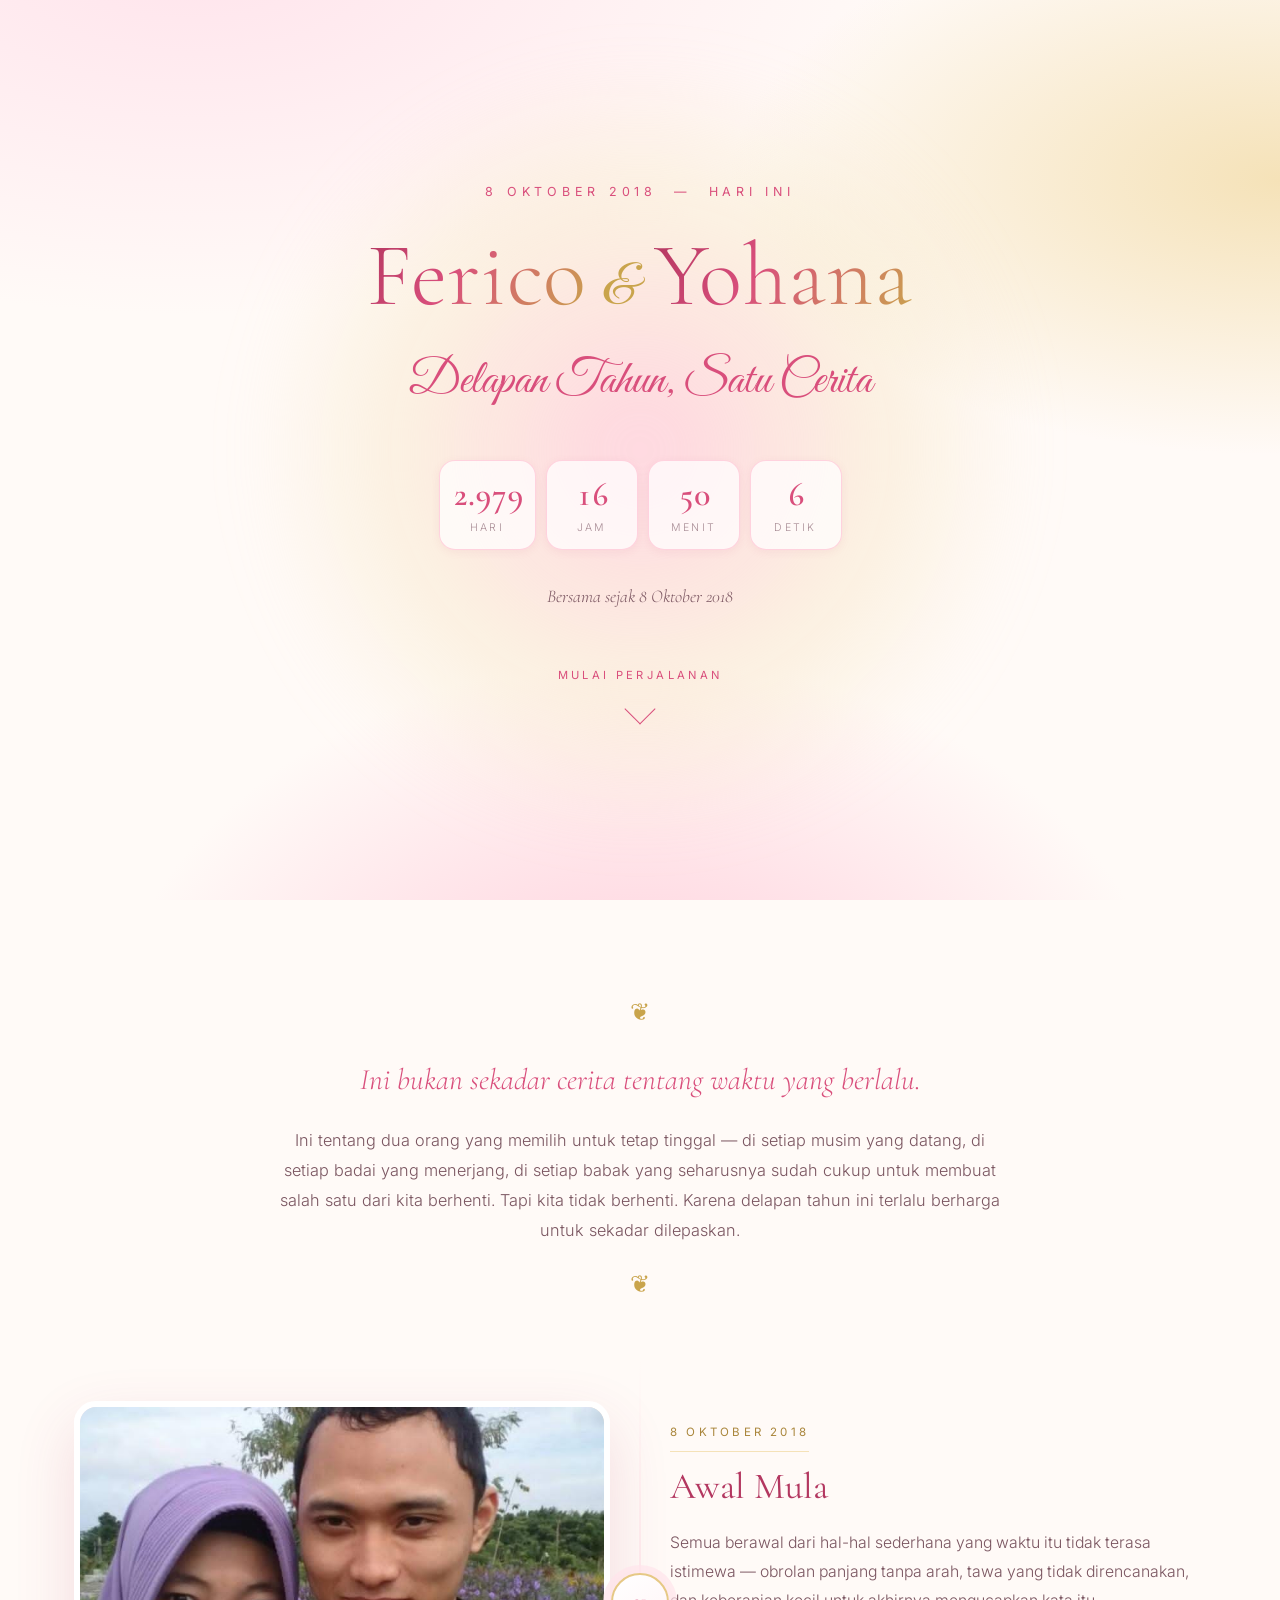
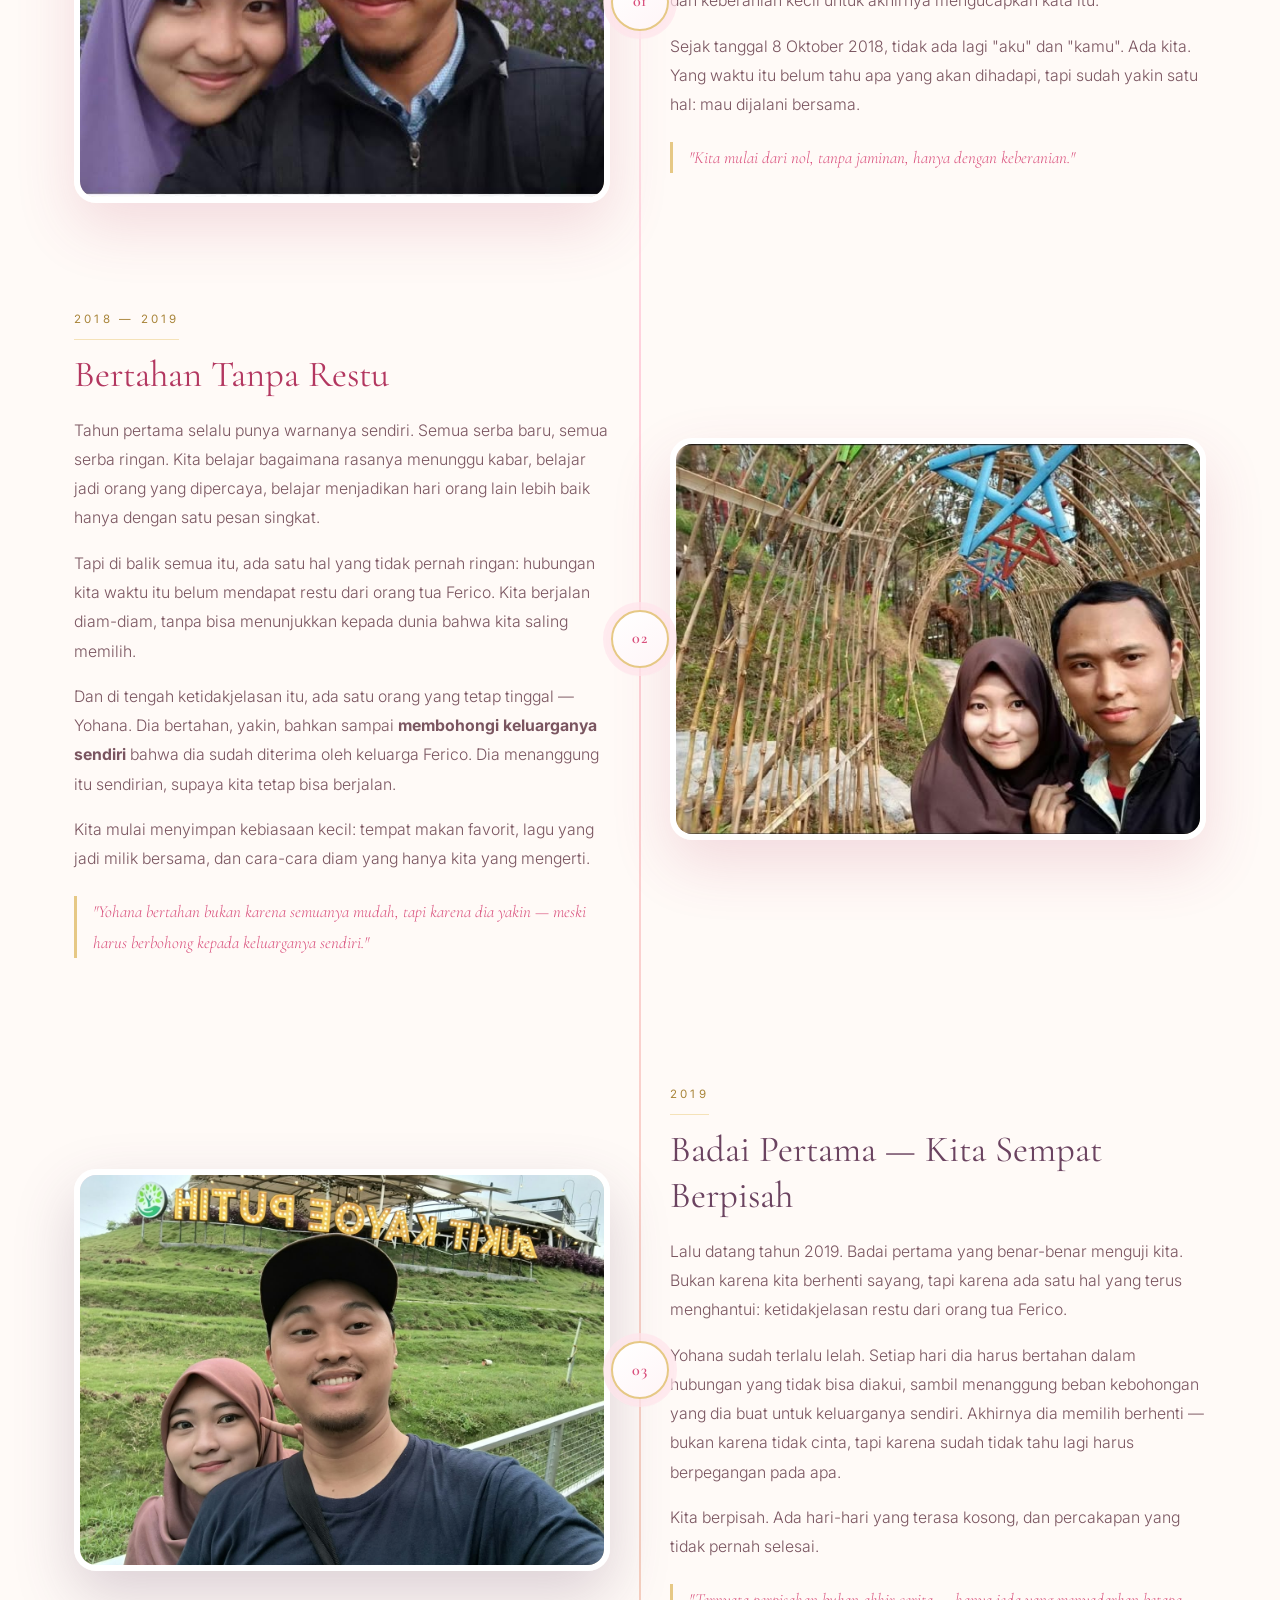
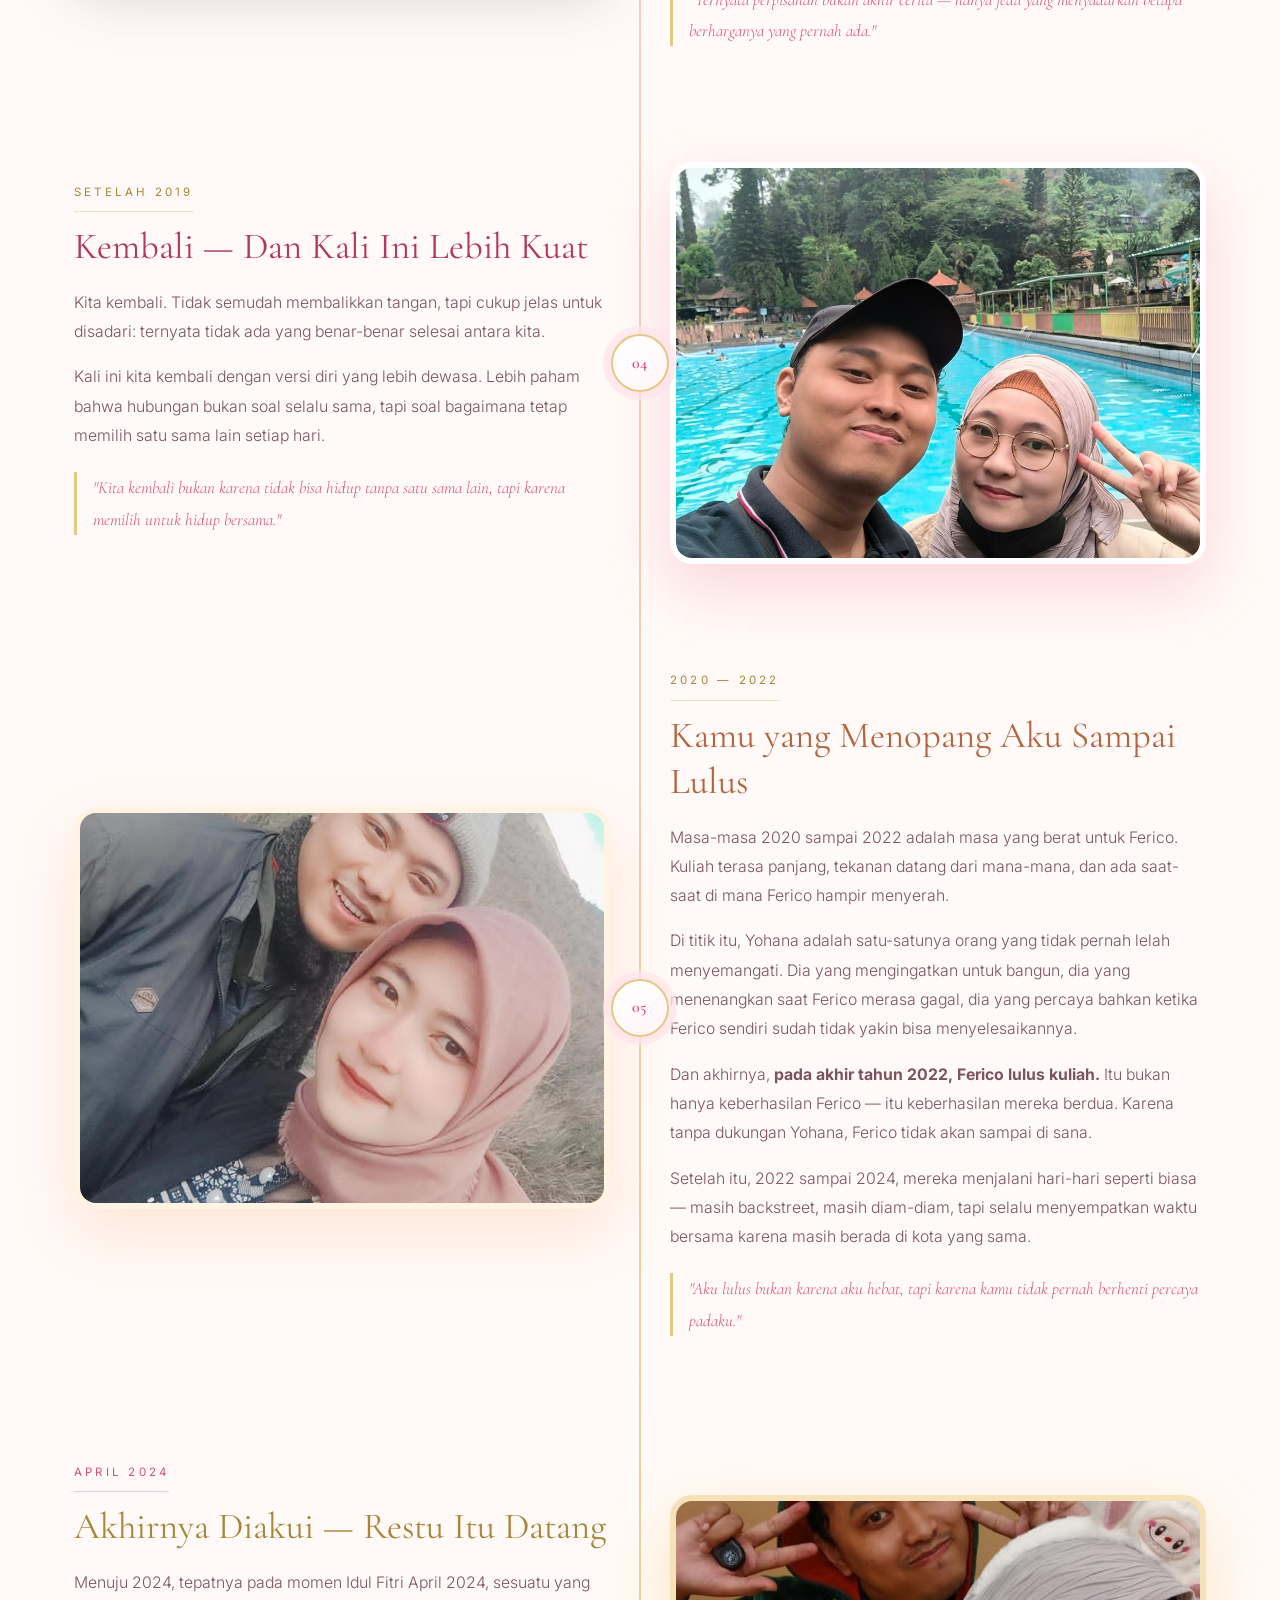
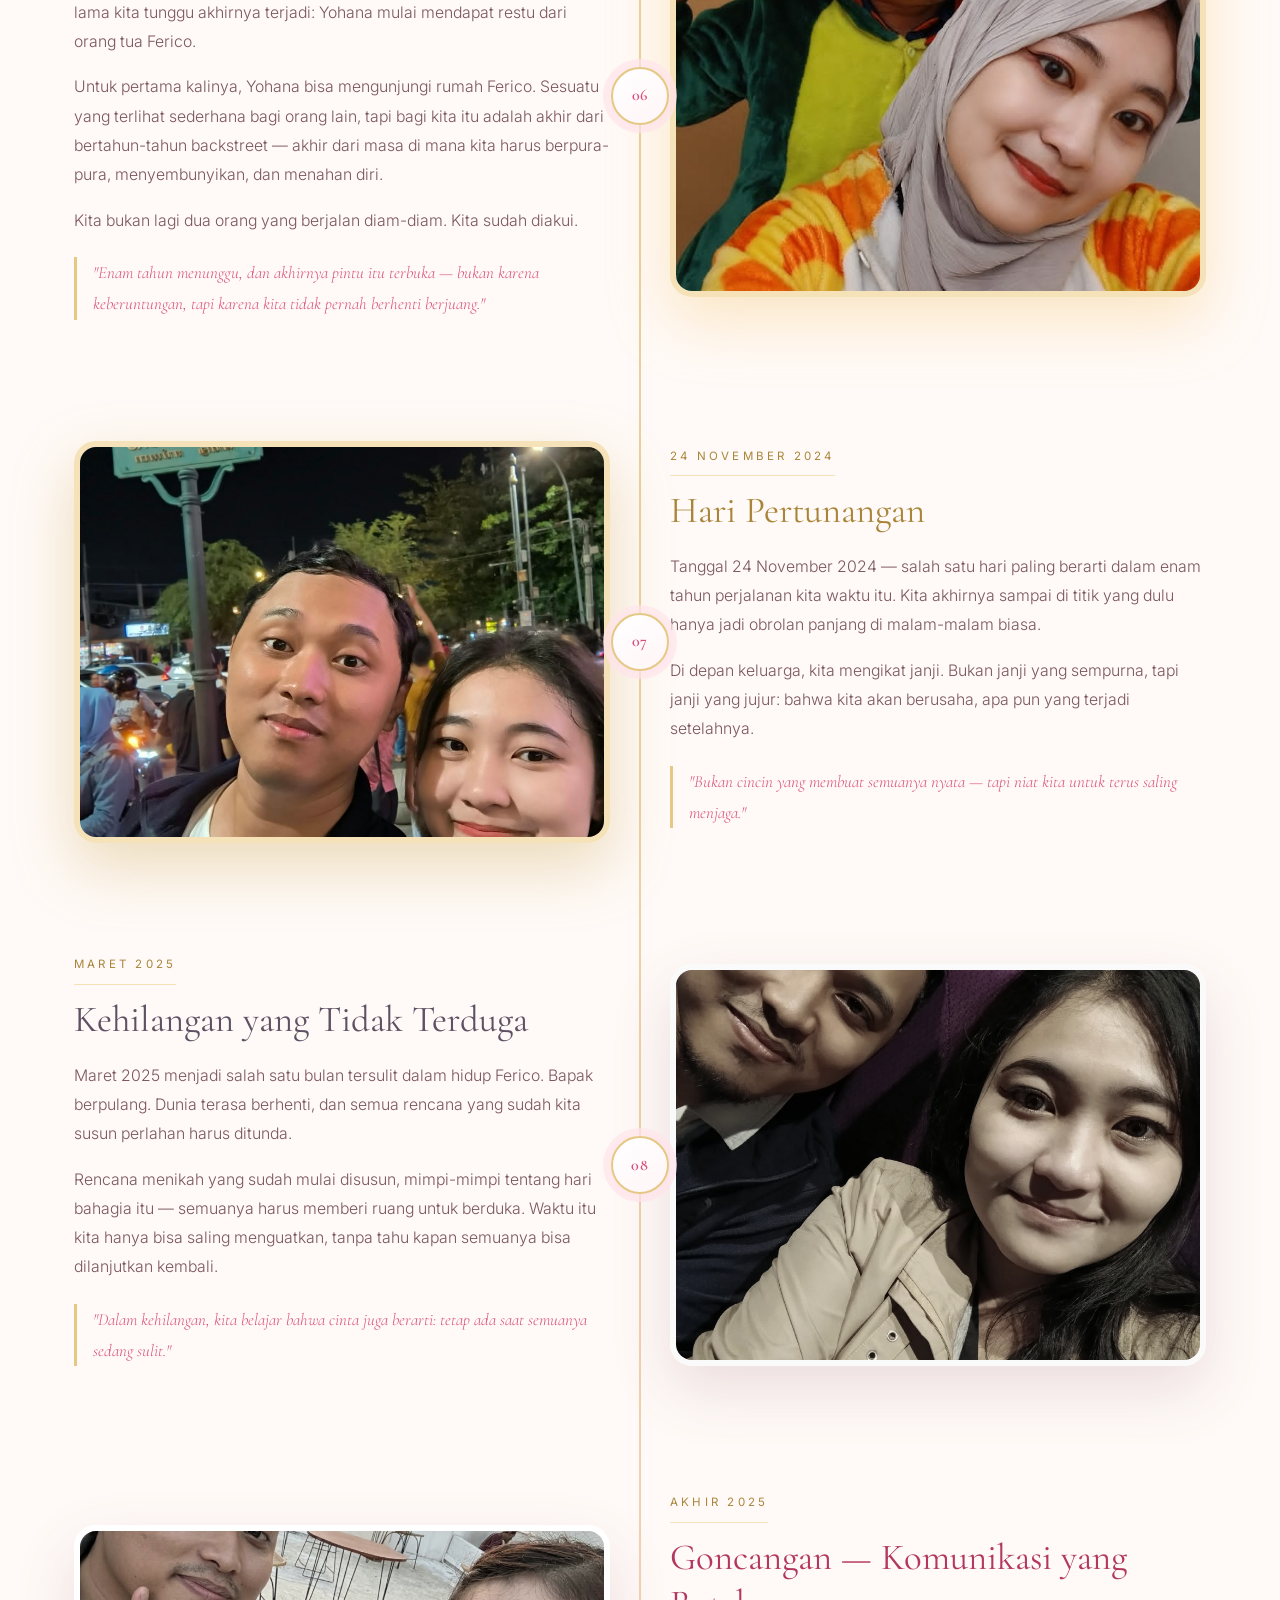
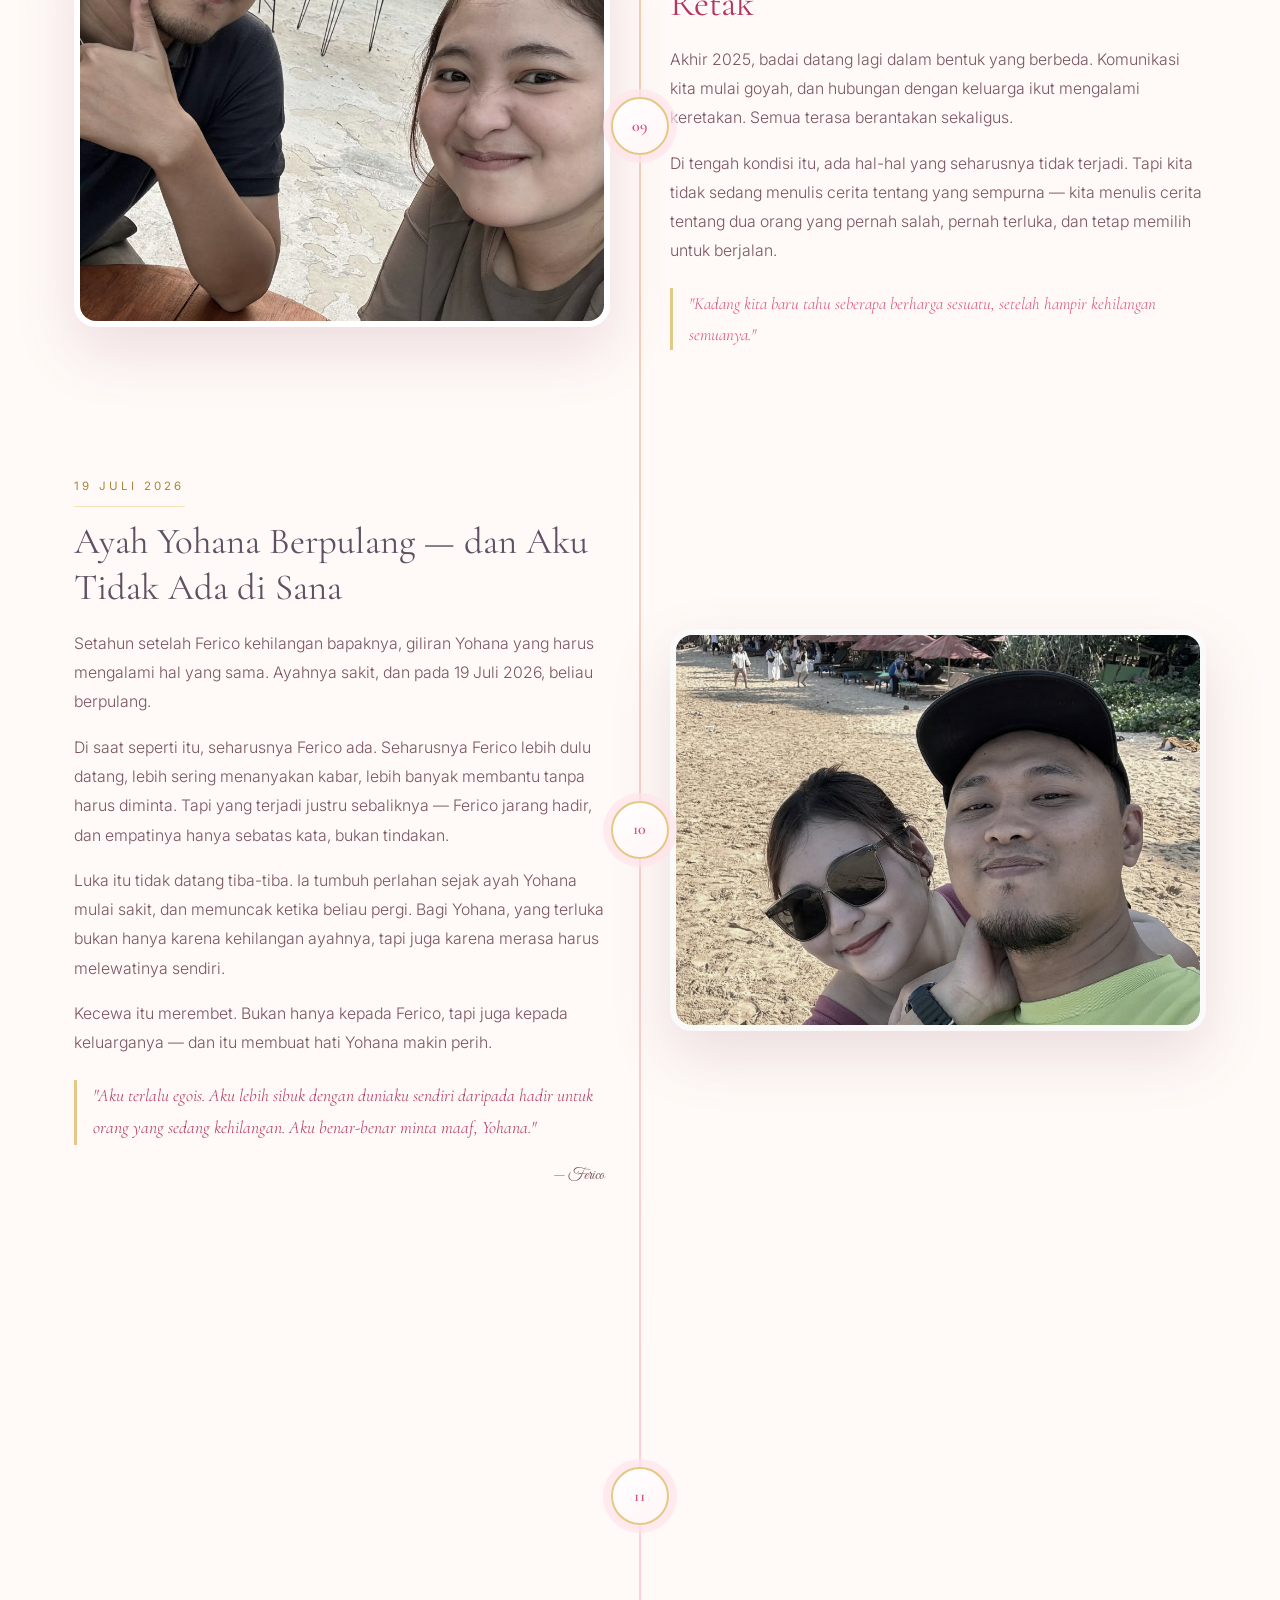
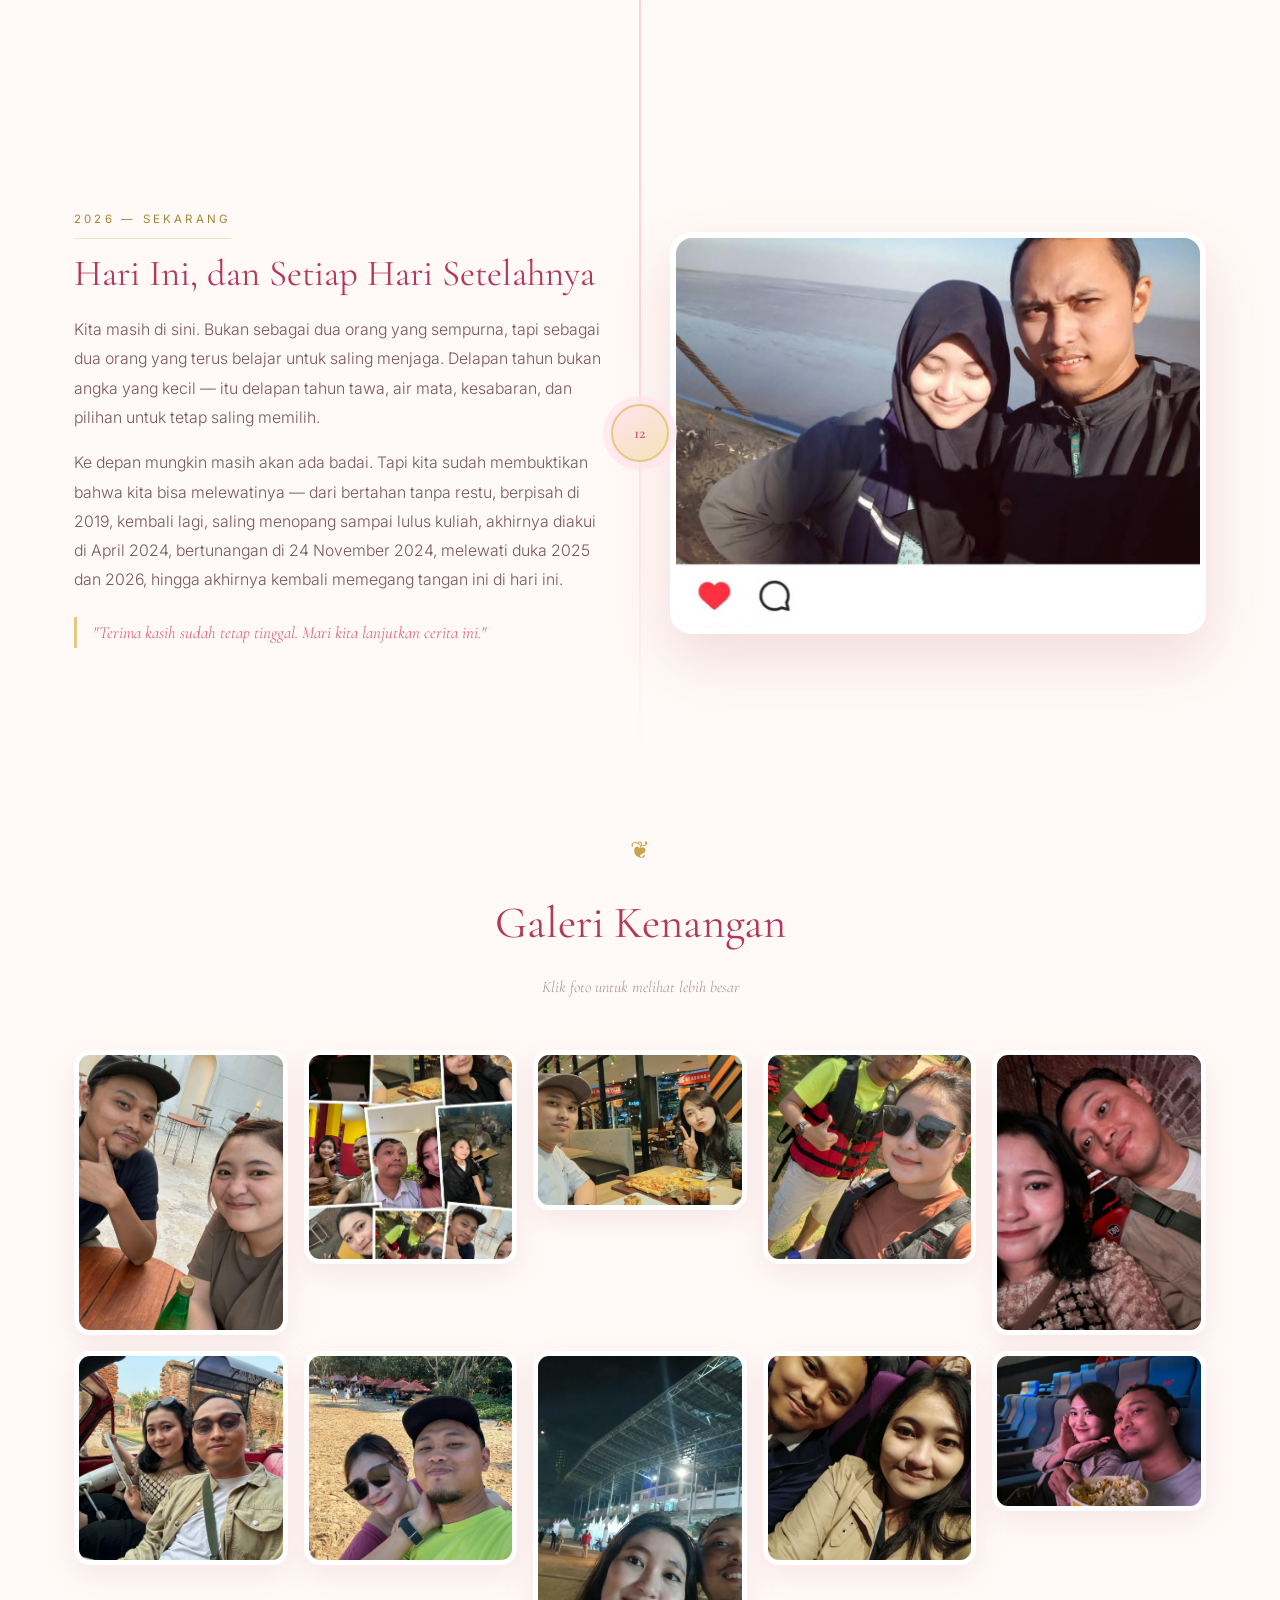
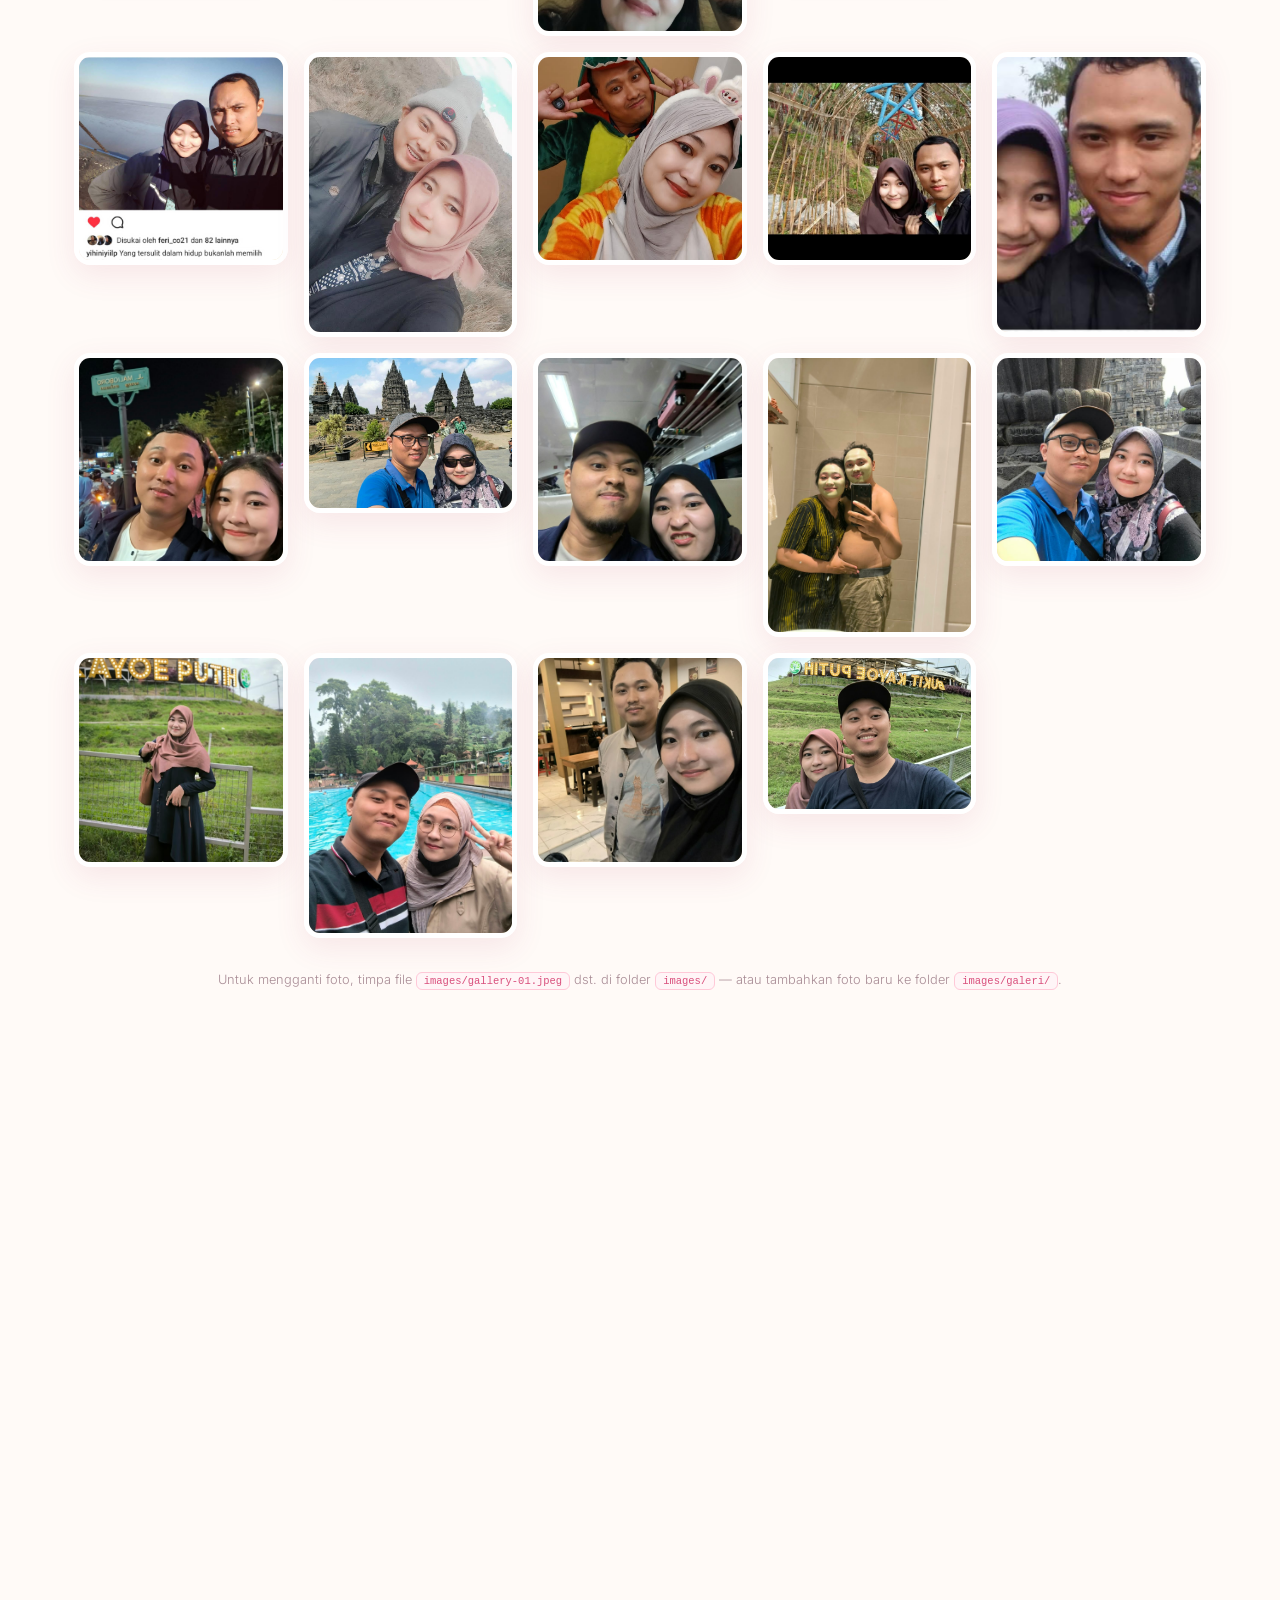
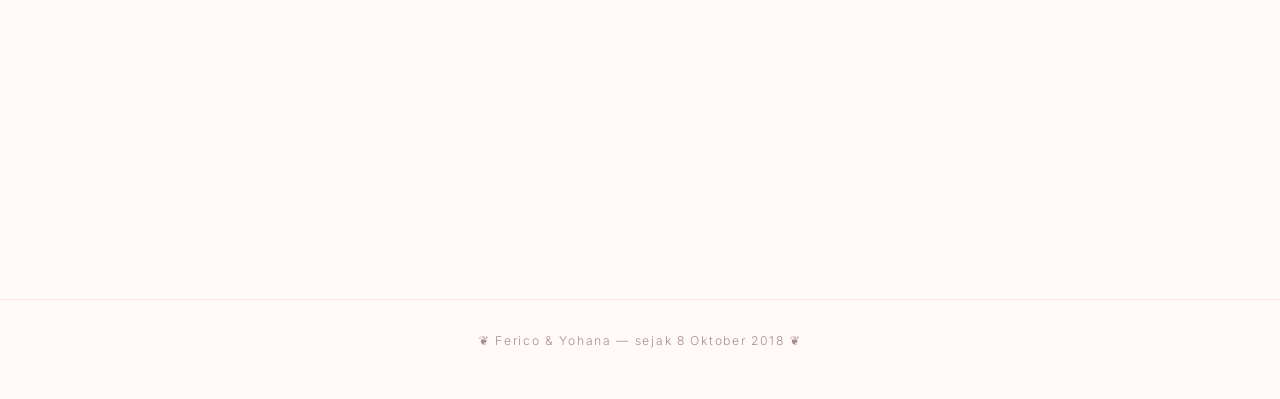
<file: index-unlocked.html>
<!DOCTYPE html>
<html lang="id" class="no-js">
<head>
<meta charset="UTF-8" />
<meta name="viewport" content="width=device-width, initial-scale=1.0" />
<title>8 Tahun — Ferico &amp; Yohana</title>
<meta name="description" content="Perjalanan 8 tahun Ferico dan Yohana — dari awal jadian hingga hari ini." />
<meta name="robots" content="noindex, nofollow" />
<link rel="icon" href="data:image/svg+xml,%3Csvg xmlns='http://www.w3.org/2000/svg' viewBox='0 0 100 100'%3E%3Ctext y='.9em' font-size='90'%3E%F0%9F%92%97%3C/text%3E%3C/svg%3E" />
<link rel="preconnect" href="https://fonts.googleapis.com" />
<link rel="preconnect" href="https://fonts.gstatic.com" crossorigin />
<link href="https://fonts.googleapis.com/css2?family=Cormorant+Garamond:ital,wght@0,300;0,400;0,600;1,300;1,400&family=Great+Vibes&family=Inter:wght@300;400;500&display=swap" rel="stylesheet" />
<link rel="stylesheet" href="css/style.css" />
</head>
<body>

<!-- ============ FLOATING HEARTS CANVAS ============ -->
<div class="hearts-layer" id="heartsLayer" aria-hidden="true"></div>

<!-- ============ OPENING / HERO ============ -->
<header class="hero" id="hero">
  <div class="hero__glow"></div>

  <div class="hero__content">
    <p class="hero__kicker">8 Oktober 2018 &nbsp;—&nbsp; Hari ini</p>

    <h1 class="hero__names">
      <span class="hero__name">Ferico</span>
      <span class="hero__amp">&amp;</span>
      <span class="hero__name">Yohana</span>
    </h1>

    <p class="hero__script">Delapan Tahun, Satu Cerita</p>

    <div class="counter" id="counter" aria-live="polite">
      <div class="counter__unit"><span class="counter__num" data-counter="days">0</span><span class="counter__label">Hari</span></div>
      <div class="counter__unit"><span class="counter__num" data-counter="hours">0</span><span class="counter__label">Jam</span></div>
      <div class="counter__unit"><span class="counter__num" data-counter="minutes">0</span><span class="counter__label">Menit</span></div>
      <div class="counter__unit"><span class="counter__num" data-counter="seconds">0</span><span class="counter__label">Detik</span></div>
    </div>

    <p class="hero__sub">Bersama sejak 8 Oktober 2018</p>

    <a class="scroll-cue" href="#bab-1" aria-label="Mulai membaca">
      <span class="scroll-cue__text">Mulai perjalanan</span>
      <span class="scroll-cue__arrow"></span>
    </a>
  </div>
</header>

<main>

  <!-- ============ INTRO ============ -->
  <section class="intro reveal">
    <div class="intro__inner">
      <span class="ornament">&#10086;</span>
      <p class="intro__lead">
        Ini bukan sekadar cerita tentang waktu yang berlalu.
      </p>
      <p class="intro__body">
        Ini tentang dua orang yang memilih untuk tetap tinggal —
        di setiap musim yang datang, di setiap badai yang menerjang,
        di setiap babak yang seharusnya sudah cukup untuk membuat salah satu dari kita berhenti.
        Tapi kita tidak berhenti. Karena delapan tahun ini terlalu berharga
        untuk sekadar dilepaskan.
      </p>
      <span class="ornament">&#10086;</span>
    </div>
  </section>

  <!-- ============ TIMELINE ============ -->
  <div class="timeline" id="timeline">

    <!-- BAB 1 -->
    <article class="chapter" id="bab-1" data-side="left">
      <div class="chapter__marker"><span>01</span></div>
      <div class="chapter__card reveal">
        <div class="chapter__frame">
          <img src="images/01-awal-mula.jpg" alt="Momen awal mula"
               onerror="this.parentElement.classList.add('is-placeholder')" />
          <span class="chapter__ph">Foto kenangan<br /><small>images/01-awal-mula.jpg</small></span>
        </div>
        <div class="chapter__text">
          <time class="chapter__date">8 Oktober 2018</time>
          <h2 class="chapter__title">Awal Mula</h2>
          <p>
            Semua berawal dari hal-hal sederhana yang waktu itu tidak terasa istimewa —
            obrolan panjang tanpa arah, tawa yang tidak direncanakan,
            dan keberanian kecil untuk akhirnya mengucapkan kata itu.
          </p>
          <p>
            Sejak tanggal 8 Oktober 2018, tidak ada lagi "aku" dan "kamu".
            Ada kita. Yang waktu itu belum tahu apa yang akan dihadapi,
            tapi sudah yakin satu hal: mau dijalani bersama.
          </p>
          <p class="chapter__quote">"Kita mulai dari nol, tanpa jaminan, hanya dengan keberanian."</p>
        </div>
      </div>
    </article>

    <!-- BAB 2 -->
    <article class="chapter" id="bab-2" data-side="right">
      <div class="chapter__marker"><span>02</span></div>
      <div class="chapter__card reveal">
        <div class="chapter__frame">
          <img src="images/02-tahun-pertama.jpg" alt="Tahun pertama bersama"
               onerror="this.parentElement.classList.add('is-placeholder')" />
          <span class="chapter__ph">Foto kenangan<br /><small>images/02-tahun-pertama.jpg</small></span>
        </div>
        <div class="chapter__text">
          <time class="chapter__date">2018 — 2019</time>
          <h2 class="chapter__title">Bertahan Tanpa Restu</h2>
          <p>
            Tahun pertama selalu punya warnanya sendiri. Semua serba baru,
            semua serba ringan. Kita belajar bagaimana rasanya menunggu kabar,
            belajar jadi orang yang dipercaya, belajar menjadikan hari orang lain
            lebih baik hanya dengan satu pesan singkat.
          </p>
          <p>
            Tapi di balik semua itu, ada satu hal yang tidak pernah ringan:
            hubungan kita waktu itu belum mendapat restu dari orang tua Ferico.
            Kita berjalan diam-diam, tanpa bisa menunjukkan kepada dunia
            bahwa kita saling memilih.
          </p>
          <p>
            Dan di tengah ketidakjelasan itu, ada satu orang yang tetap tinggal —
            Yohana. Dia bertahan, yakin, bahkan sampai
            <strong>membohongi keluarganya sendiri</strong> bahwa dia sudah
            diterima oleh keluarga Ferico. Dia menanggung itu sendirian,
            supaya kita tetap bisa berjalan.
          </p>
          <p>
            Kita mulai menyimpan kebiasaan kecil: tempat makan favorit,
            lagu yang jadi milik bersama, dan cara-cara diam yang hanya kita
            yang mengerti.
          </p>
          <p class="chapter__quote">"Yohana bertahan bukan karena semuanya mudah, tapi karena dia yakin — meski harus berbohong kepada keluarganya sendiri."</p>
        </div>
      </div>
    </article>

    <!-- BAB 3 - Badai pertama / pisah 2019 -->
    <article class="chapter chapter--storm" id="bab-3" data-side="left">
      <div class="chapter__marker"><span>03</span></div>
      <div class="chapter__card reveal">
        <div class="chapter__frame">
          <img src="images/03-badai-2019.jpg" alt="Badai pertama 2019"
               onerror="this.parentElement.classList.add('is-placeholder')" />
          <span class="chapter__ph">Foto kenangan<br /><small>images/03-badai-2019.jpg</small></span>
        </div>
        <div class="chapter__text">
          <time class="chapter__date">2019</time>
          <h2 class="chapter__title">Badai Pertama — Kita Sempat Berpisah</h2>
          <p>
            Lalu datang tahun 2019. Badai pertama yang benar-benar menguji kita.
            Bukan karena kita berhenti sayang, tapi karena ada satu hal
            yang terus menghantui: ketidakjelasan restu dari orang tua Ferico.
          </p>
          <p>
            Yohana sudah terlalu lelah. Setiap hari dia harus bertahan
            dalam hubungan yang tidak bisa diakui, sambil menanggung beban
            kebohongan yang dia buat untuk keluarganya sendiri.
            Akhirnya dia memilih berhenti — bukan karena tidak cinta,
            tapi karena sudah tidak tahu lagi harus berpegangan pada apa.
          </p>
          <p>
            Kita berpisah. Ada hari-hari yang terasa kosong,
            dan percakapan yang tidak pernah selesai.
          </p>
          <p class="chapter__quote">"Ternyata perpisahan bukan akhir cerita — hanya jeda yang menyadarkan betapa berharganya yang pernah ada."</p>
        </div>
      </div>
    </article>

    <!-- BAB 4 - Kembali -->
    <article class="chapter chapter--reunion" id="bab-4" data-side="right">
      <div class="chapter__marker"><span>04</span></div>
      <div class="chapter__card reveal">
        <div class="chapter__frame">
          <img src="images/04-kembali-lagi.jpg" alt="Kembali bersama"
               onerror="this.parentElement.classList.add('is-placeholder')" />
          <span class="chapter__ph">Foto kenangan<br /><small>images/04-kembali-lagi.jpg</small></span>
        </div>
        <div class="chapter__text">
          <time class="chapter__date">Setelah 2019</time>
          <h2 class="chapter__title">Kembali — Dan Kali Ini Lebih Kuat</h2>
          <p>
            Kita kembali. Tidak semudah membalikkan tangan, tapi cukup jelas
            untuk disadari: ternyata tidak ada yang benar-benar selesai
            antara kita.
          </p>
          <p>
            Kali ini kita kembali dengan versi diri yang lebih dewasa.
            Lebih paham bahwa hubungan bukan soal selalu sama,
            tapi soal bagaimana tetap memilih satu sama lain setiap hari.
          </p>
          <p class="chapter__quote">"Kita kembali bukan karena tidak bisa hidup tanpa satu sama lain, tapi karena memilih untuk hidup bersama."</p>
        </div>
      </div>
    </article>

    <!-- BAB 5 - 2020-2022: Perjuangan kuliah -->
    <article class="chapter chapter--support" id="bab-5" data-side="left">
      <div class="chapter__marker"><span>05</span></div>
      <div class="chapter__card reveal">
        <div class="chapter__frame">
          <img src="images/05-dukungan-kuliah.jpg" alt="Dukungan kuliah 2020-2022"
               onerror="this.parentElement.classList.add('is-placeholder')" />
          <span class="chapter__ph">Foto kenangan<br /><small>images/05-dukungan-kuliah.jpg</small></span>
        </div>
        <div class="chapter__text">
          <time class="chapter__date">2020 — 2022</time>
          <h2 class="chapter__title">Kamu yang Menopang Aku Sampai Lulus</h2>
          <p>
            Masa-masa 2020 sampai 2022 adalah masa yang berat untuk Ferico.
            Kuliah terasa panjang, tekanan datang dari mana-mana,
            dan ada saat-saat di mana Ferico hampir menyerah.
          </p>
          <p>
            Di titik itu, Yohana adalah satu-satunya orang yang tidak pernah
            lelah menyemangati. Dia yang mengingatkan untuk bangun,
            dia yang menenangkan saat Ferico merasa gagal,
            dia yang percaya bahkan ketika Ferico sendiri sudah tidak yakin
            bisa menyelesaikannya.
          </p>
          <p>
            Dan akhirnya, <strong>pada akhir tahun 2022, Ferico lulus kuliah.</strong>
            Itu bukan hanya keberhasilan Ferico — itu keberhasilan mereka berdua.
            Karena tanpa dukungan Yohana, Ferico tidak akan sampai di sana.
          </p>
          <p>
            Setelah itu, 2022 sampai 2024, mereka menjalani hari-hari
            seperti biasa — masih backstreet, masih diam-diam,
            tapi selalu menyempatkan waktu bersama karena masih berada
            di kota yang sama.
          </p>
          <p class="chapter__quote">"Aku lulus bukan karena aku hebat, tapi karena kamu tidak pernah berhenti percaya padaku."</p>
        </div>
      </div>
    </article>

    <!-- BAB 6 - April 2024: Restu akhirnya datang -->
    <article class="chapter chapter--blessing" id="bab-6" data-side="right">
      <div class="chapter__marker"><span>06</span></div>
      <div class="chapter__card reveal">
        <div class="chapter__frame">
          <img src="images/06-restu-2024.jpg" alt="Restu April 2024"
               onerror="this.parentElement.classList.add('is-placeholder')" />
          <span class="chapter__ph">Foto kenangan<br /><small>images/06-restu-2024.jpg</small></span>
        </div>
        <div class="chapter__text">
          <time class="chapter__date">April 2024</time>
          <h2 class="chapter__title">Akhirnya Diakui — Restu Itu Datang</h2>
          <p>
            Menuju 2024, tepatnya pada momen Idul Fitri April 2024,
            sesuatu yang lama kita tunggu akhirnya terjadi:
            Yohana mulai mendapat restu dari orang tua Ferico.
          </p>
          <p>
            Untuk pertama kalinya, Yohana bisa mengunjungi rumah Ferico.
            Sesuatu yang terlihat sederhana bagi orang lain,
            tapi bagi kita itu adalah akhir dari bertahun-tahun backstreet —
            akhir dari masa di mana kita harus berpura-pura, menyembunyikan,
            dan menahan diri.
          </p>
          <p>
            Kita bukan lagi dua orang yang berjalan diam-diam.
            Kita sudah diakui.
          </p>
          <p class="chapter__quote">"Enam tahun menunggu, dan akhirnya pintu itu terbuka — bukan karena keberuntungan, tapi karena kita tidak pernah berhenti berjuang."</p>
        </div>
      </div>
    </article>

    <!-- BAB 7 - Tunangan 24 Nov 2024 -->
    <article class="chapter chapter--high" id="bab-7" data-side="left">
      <div class="chapter__marker"><span>07</span></div>
      <div class="chapter__card reveal">
        <div class="chapter__frame">
          <img src="images/07-tunangan.jpg" alt="Hari pertunangan"
               onerror="this.parentElement.classList.add('is-placeholder')" />
          <span class="chapter__ph">Foto kenangan<br /><small>images/07-tunangan.jpg</small></span>
        </div>
        <div class="chapter__text">
          <time class="chapter__date">24 November 2024</time>
          <h2 class="chapter__title">Hari Pertunangan</h2>
          <p>
            Tanggal 24 November 2024 — salah satu hari paling berarti
            dalam enam tahun perjalanan kita waktu itu.
            Kita akhirnya sampai di titik yang dulu hanya jadi obrolan panjang
            di malam-malam biasa.
          </p>
          <p>
            Di depan keluarga, kita mengikat janji. Bukan janji yang sempurna,
            tapi janji yang jujur: bahwa kita akan berusaha,
            apa pun yang terjadi setelahnya.
          </p>
          <p class="chapter__quote">"Bukan cincin yang membuat semuanya nyata — tapi niat kita untuk terus saling menjaga."</p>
        </div>
      </div>
    </article>

    <!-- BAB 8 - Duka Maret 2025 -->
    <article class="chapter chapter--grief" id="bab-8" data-side="right">
      <div class="chapter__marker"><span>08</span></div>
      <div class="chapter__card reveal">
        <div class="chapter__frame">
          <img src="images/08-maret-2025.jpg" alt="Maret 2025"
               onerror="this.parentElement.classList.add('is-placeholder')" />
          <span class="chapter__ph">Foto kenangan<br /><small>images/08-maret-2025.jpg</small></span>
        </div>
        <div class="chapter__text">
          <time class="chapter__date">Maret 2025</time>
          <h2 class="chapter__title">Kehilangan yang Tidak Terduga</h2>
          <p>
            Maret 2025 menjadi salah satu bulan tersulit dalam hidup Ferico.
            Bapak berpulang. Dunia terasa berhenti, dan semua rencana
            yang sudah kita susun perlahan harus ditunda.
          </p>
          <p>
            Rencana menikah yang sudah mulai disusun, mimpi-mimpi tentang
            hari bahagia itu — semuanya harus memberi ruang untuk berduka.
            Waktu itu kita hanya bisa saling menguatkan,
            tanpa tahu kapan semuanya bisa dilanjutkan kembali.
          </p>
          <p class="chapter__quote">"Dalam kehilangan, kita belajar bahwa cinta juga berarti: tetap ada saat semuanya sedang sulit."</p>
        </div>
      </div>
    </article>

    <!-- BAB 9 - 2025 akhir, goncangan -->
    <article class="chapter chapter--crack" id="bab-9" data-side="left">
      <div class="chapter__marker"><span>09</span></div>
      <div class="chapter__card reveal">
        <div class="chapter__frame">
          <img src="images/09-akhir-2025.jpg" alt="Akhir 2025"
               onerror="this.parentElement.classList.add('is-placeholder')" />
          <span class="chapter__ph">Foto kenangan<br /><small>images/09-akhir-2025.jpg</small></span>
        </div>
        <div class="chapter__text">
          <time class="chapter__date">Akhir 2025</time>
          <h2 class="chapter__title">Goncangan — Komunikasi yang Retak</h2>
          <p>
            Akhir 2025, badai datang lagi dalam bentuk yang berbeda.
            Komunikasi kita mulai goyah, dan hubungan dengan keluarga
            ikut mengalami keretakan. Semua terasa berantakan sekaligus.
          </p>
          <p>
            Di tengah kondisi itu, ada hal-hal yang seharusnya tidak terjadi.
            Tapi kita tidak sedang menulis cerita tentang yang sempurna —
            kita menulis cerita tentang dua orang yang pernah salah,
            pernah terluka, dan tetap memilih untuk berjalan.
          </p>
          <p class="chapter__quote">"Kadang kita baru tahu seberapa berharga sesuatu, setelah hampir kehilangan semuanya."</p>
        </div>
      </div>
    </article>

    <!-- BAB 10 - 19 Juli 2026: Ayah Yohana meninggal -->
    <article class="chapter chapter--grief chapter--apology" id="bab-10" data-side="right">
      <div class="chapter__marker"><span>10</span></div>
      <div class="chapter__card reveal">
        <div class="chapter__frame">
          <img src="images/10-juli-2026.jpg" alt="19 Juli 2026"
               onerror="this.parentElement.classList.add('is-placeholder')" />
          <span class="chapter__ph">Foto kenangan<br /><small>images/10-juli-2026.jpg</small></span>
        </div>
        <div class="chapter__text">
          <time class="chapter__date">19 Juli 2026</time>
          <h2 class="chapter__title">Ayah Yohana Berpulang — dan Aku Tidak Ada di Sana</h2>
          <p>
            Setahun setelah Ferico kehilangan bapaknya, giliran Yohana yang
            harus mengalami hal yang sama. Ayahnya sakit, dan pada
            19 Juli 2026, beliau berpulang.
          </p>
          <p>
            Di saat seperti itu, seharusnya Ferico ada. Seharusnya Ferico
            lebih dulu datang, lebih sering menanyakan kabar, lebih banyak
            membantu tanpa harus diminta. Tapi yang terjadi justru sebaliknya —
            Ferico jarang hadir, dan empatinya hanya sebatas kata,
            bukan tindakan.
          </p>
          <p>
            Luka itu tidak datang tiba-tiba. Ia tumbuh perlahan sejak ayah
            Yohana mulai sakit, dan memuncak ketika beliau pergi.
            Bagi Yohana, yang terluka bukan hanya karena kehilangan ayahnya,
            tapi juga karena merasa harus melewatinya sendiri.
          </p>
          <p>
            Kecewa itu merembet. Bukan hanya kepada Ferico, tapi juga kepada
            keluarganya — dan itu membuat hati Yohana makin perih.
          </p>
          <p class="chapter__quote">
            "Aku terlalu egois. Aku lebih sibuk dengan duniaku sendiri
            daripada hadir untuk orang yang sedang kehilangan.
            Aku benar-benar minta maaf, Yohana."
          </p>
          <p class="chapter__apology">— Ferico</p>
        </div>
      </div>
    </article>

    <!-- BAB 11 - September 2026, kekecewaan & pilihan kembali -->
    <article class="chapter chapter--heal" id="bab-11" data-side="left">
      <div class="chapter__marker"><span>11</span></div>
      <div class="chapter__card reveal">
        <div class="chapter__frame">
          <img src="images/11-september-2026.jpg" alt="September 2026"
               onerror="this.parentElement.classList.add('is-placeholder')" />
          <span class="chapter__ph">Foto kenangan<br /><small>images/11-september-2026.jpg</small></span>
        </div>
        <div class="chapter__text">
          <time class="chapter__date">September 2026</time>
          <h2 class="chapter__title">Kebenaran yang Menyakitkan</h2>
          <p>
            September 2026. Ferico mengetahui semuanya.
            Ada kekecewaan yang dalam, ada luka yang tidak bisa
            dijelaskan dengan kata-kata sederhana.
          </p>
          <p>
            Di titik itu, pilihan yang paling mungkin terasa jelas.
            Tapi Ferico memilih sesuatu yang jauh lebih sulit:
            memilih untuk kembali. Bukan karena lupa,
            bukan karena tidak terluka — tapi karena delapan tahun ini
            tidak mungkin dibuang begitu saja.
          </p>
          <p class="chapter__quote">"Memaafkan bukan berarti melupakan. Memaafkan berarti memilih untuk berjalan meski ingatan itu ada."</p>
        </div>
      </div>
    </article>

    <!-- BAB 12 - Sekarang -->
    <article class="chapter chapter--now" id="bab-12" data-side="right">
      <div class="chapter__marker"><span>12</span></div>
      <div class="chapter__card reveal">
        <div class="chapter__frame">
          <img src="images/12-hari-ini.jpg" alt="Hari ini"
               onerror="this.parentElement.classList.add('is-placeholder')" />
          <span class="chapter__ph">Foto kenangan<br /><small>images/12-hari-ini.jpg</small></span>
        </div>
        <div class="chapter__text">
          <time class="chapter__date">2026 — Sekarang</time>
          <h2 class="chapter__title">Hari Ini, dan Setiap Hari Setelahnya</h2>
          <p>
            Kita masih di sini. Bukan sebagai dua orang yang sempurna,
            tapi sebagai dua orang yang terus belajar untuk saling menjaga.
            Delapan tahun bukan angka yang kecil —
            itu delapan tahun tawa, air mata, kesabaran, dan pilihan
            untuk tetap saling memilih.
          </p>
          <p>
            Ke depan mungkin masih akan ada badai. Tapi kita sudah membuktikan
            bahwa kita bisa melewatinya — dari bertahan tanpa restu,
            berpisah di 2019, kembali lagi, saling menopang sampai lulus kuliah,
            akhirnya diakui di April 2024, bertunangan di 24 November 2024,
            melewati duka 2025 dan 2026, hingga akhirnya kembali
            memegang tangan ini di hari ini.
          </p>
          <p class="chapter__quote">"Terima kasih sudah tetap tinggal. Mari kita lanjutkan cerita ini."</p>
        </div>
      </div>
    </article>

  </div>

  <!-- ============ GALLERY PLACEHOLDER ============ -->
  <section class="gallery" id="gallery">
    <div class="section-head reveal">
      <span class="ornament">&#10086;</span>
      <h2>Galeri Kenangan</h2>
      <p class="section-sub">Klik foto untuk melihat lebih besar</p>
    </div>
    <div class="gallery__grid" id="galleryGrid"><!-- diisi lewat JS --></div>
    <p class="gallery__hint">
      Untuk mengganti foto, timpa file <code>images/gallery-01.jpeg</code> dst.
      di folder <code>images/</code> — atau tambahkan foto baru ke folder
      <code>images/galeri/</code>.
    </p>
  </section>

  <!-- ============ CLOSING ============ -->
  <section class="closing reveal" id="closing">
    <div class="closing__inner">
      <span class="ornament">&#10086;</span>
      <p class="closing__script">Untukmu, Yohana</p>
      <h2 class="closing__title">8 Tahun, dan Aku Masih Memilih Kamu</h2>
      <p class="closing__body">
        Terima kasih sudah menjadi rumah di setiap musim yang kita lalui.
        Terima kasih untuk sabar, untuk tawa, untuk air mata,
        dan untuk keberanian tetap tinggal.
        Terima kasih karena masih memberiku kesempatan untuk belajar
        menjadi lebih peka, lebih hadir, dan lebih menghargai kamu.
        Delapan tahun ini adalah bukti bahwa kita bisa —
        dan akan terus bisa.
      </p>
      <div class="closing__sign">
        <span class="closing__from">Dengan cinta,</span>
        <span class="closing__name">Ferico</span>
      </div>
      <p class="closing__date">8 Oktober 2026 &nbsp;&#10086;&nbsp; Delapan Tahun</p>
    </div>
  </section>

</main>

<footer class="footer">
  <p>&#10086; Ferico &amp; Yohana — sejak 8 Oktober 2018 &#10086;</p>
</footer>

<!-- Lightbox -->
<div class="lightbox" id="lightbox" aria-hidden="true">
  <button class="lightbox__close" id="lightboxClose" aria-label="Tutup">&times;</button>
  <figure class="lightbox__figure">
    <img class="lightbox__img" id="lightboxImg" src="" alt="" />
    <figcaption class="lightbox__caption" id="lightboxCaption"></figcaption>
  </figure>
</div>

<script src="js/main.js"></script>
<script>document.documentElement.classList.remove('no-js');</script>
</body>
</html>
</file>
<file: css/style.css>
/* =========================================================
   Ferico & Yohana — 8 Tahun
   Romantic & Elegant Theme
   ========================================================= */

:root {
  --pink-100: #fff5f7;
  --pink-200: #ffe4ec;
  --pink-300: #ffc9d8;
  --pink-400: #ff9fb8;
  --pink-500: #f2779a;
  --rose-600:  #d94f7c;
  --rose-700:  #b33760;
  --gold-300:  #f5e2b8;
  --gold-400:  #e6c885;
  --gold-500:  #c9a44c;
  --gold-600:  #a9853a;
  --cream:     #fffaf7;
  --ink:       #4a2c38;
  --ink-soft:  #7a5560;
  --ink-mute:  #a98d96;
  --shadow-sm: 0 2px 10px rgba(179, 55, 96, .07);
  --shadow-md: 0 10px 30px rgba(179, 55, 96, .10);
  --shadow-lg: 0 24px 60px rgba(179, 55, 96, .16);
  --radius:    22px;
  --font-display: 'Great Vibes', cursive;
  --font-serif:   'Cormorant Garamond', Georgia, serif;
  --font-sans:    'Inter', 'Segoe UI', system-ui, sans-serif;
}

/* ---------- Reset ---------- */
*, *::before, *::after { box-sizing: border-box; }

html { scroll-behavior: smooth; }

body {
  margin: 0;
  font-family: var(--font-sans);
  font-weight: 300;
  color: var(--ink);
  background:
    radial-gradient(1200px 600px at 15% -5%,  var(--pink-200), transparent 60%),
    radial-gradient(1000px 500px at 100% 20%, var(--gold-300), transparent 55%),
    radial-gradient(900px 700px at 50% 120%, var(--pink-300), transparent 60%),
    var(--cream);
  background-attachment: fixed;
  line-height: 1.85;
  overflow-x: hidden;
  -webkit-font-smoothing: antialiased;
}

img { max-width: 100%; display: block; }

/* =========================================================
   Floating Hearts
   ========================================================= */
.hearts-layer {
  position: fixed;
  inset: 0;
  pointer-events: none;
  z-index: 2;
  overflow: hidden;
}

.heart {
  position: absolute;
  bottom: -60px;
  font-size: 18px;
  color: var(--pink-400);
  opacity: 0;
  animation: floatUp linear forwards;
  will-change: transform, opacity;
}

@keyframes floatUp {
  0%   { transform: translateY(0) translateX(0) rotate(0deg) scale(.6); opacity: 0; }
  10%  { opacity: .85; }
  50%  { transform: translateY(-50vh) translateX(var(--drift, 30px)) rotate(180deg) scale(1); }
  90%  { opacity: .65; }
  100% { transform: translateY(-105vh) translateX(calc(var(--drift, 30px) * -1)) rotate(360deg) scale(.85); opacity: 0; }
}

/* =========================================================
   HERO
   ========================================================= */
.hero {
  position: relative;
  min-height: 100vh;
  display: grid;
  place-items: center;
  text-align: center;
  padding: 80px 24px;
  overflow: hidden;
  isolation: isolate;
}

.hero__glow {
  position: absolute;
  width: 780px; height: 780px;
  border-radius: 50%;
  background: radial-gradient(circle, rgba(255,201,216,.75) 0%, rgba(245,226,184,.35) 45%, transparent 70%);
  filter: blur(30px);
  animation: breathe 9s ease-in-out infinite;
  z-index: -1;
}

@keyframes breathe {
  0%, 100% { transform: scale(1);    opacity: .85; }
  50%      { transform: scale(1.14); opacity: 1;   }
}

.hero__content { max-width: 820px; }

.hero__kicker {
  font-family: var(--font-sans);
  font-size: .78rem;
  letter-spacing: .38em;
  text-transform: uppercase;
  color: var(--rose-600);
  margin: 0 0 26px;
  font-weight: 400;
  animation: fadeUp .9s .1s both;
}

.hero__names {
  font-family: var(--font-serif);
  font-weight: 300;
  font-size: clamp(2.6rem, 9vw, 5.6rem);
  line-height: 1.05;
  margin: 0 0 6px;
  display: flex;
  flex-wrap: wrap;
  align-items: baseline;
  justify-content: center;
  gap: .18em;
  letter-spacing: .01em;
  animation: fadeUp .9s .25s both;
}

.hero__name {
  background: linear-gradient(120deg, var(--rose-700), var(--rose-600) 40%, var(--gold-500));
  -webkit-background-clip: text;
  background-clip: text;
  color: transparent;
}

.hero__amp {
  font-family: var(--font-display);
  font-size: .62em;
  color: var(--gold-500);
  position: relative;
  top: -.06em;
}

.hero__script {
  font-family: var(--font-display);
  font-size: clamp(1.8rem, 5vw, 3rem);
  color: var(--rose-600);
  margin: 14px 0 34px;
  animation: fadeUp .9s .4s both;
}

/* ---------- Counter ---------- */
.counter {
  display: flex;
  flex-wrap: wrap;
  justify-content: center;
  gap: 10px;
  margin: 0 0 30px;
  animation: fadeUp .9s .55s both;
}

.counter__unit {
  min-width: 92px;
  padding: 16px 12px 12px;
  background: rgba(255, 255, 255, .72);
  backdrop-filter: blur(10px);
  border: 1px solid rgba(255, 201, 216, .8);
  border-radius: 16px;
  box-shadow: var(--shadow-sm);
}

.counter__num {
  display: block;
  font-family: var(--font-serif);
  font-size: clamp(1.5rem, 4vw, 2.1rem);
  font-weight: 600;
  color: var(--rose-600);
  line-height: 1.1;
  font-variant-numeric: tabular-nums;
}

.counter__label {
  display: block;
  margin-top: 4px;
  font-size: .66rem;
  letter-spacing: .22em;
  text-transform: uppercase;
  color: var(--ink-mute);
}

.hero__sub {
  font-family: var(--font-serif);
  font-size: 1.12rem;
  font-style: italic;
  color: var(--ink-soft);
  margin: 0 0 46px;
  animation: fadeUp .9s .7s both;
}

/* ---------- Scroll cue ---------- */
.scroll-cue {
  display: inline-flex;
  flex-direction: column;
  align-items: center;
  gap: 12px;
  text-decoration: none;
  color: var(--rose-600);
  animation: fadeUp .9s .85s both;
}

.scroll-cue__text {
  font-size: .7rem;
  letter-spacing: .3em;
  text-transform: uppercase;
  font-weight: 400;
}

.scroll-cue__arrow {
  width: 22px; height: 22px;
  border-right: 1.5px solid var(--rose-600);
  border-bottom: 1.5px solid var(--rose-600);
  transform: rotate(45deg);
  animation: nudge 1.8s ease-in-out infinite;
}

@keyframes nudge {
  0%, 100% { transform: rotate(45deg) translate(0, 0);      opacity: .55; }
  50%      { transform: rotate(45deg) translate(5px, 5px);  opacity: 1;   }
}

@keyframes fadeUp {
  from { opacity: 0; transform: translateY(26px); }
  to   { opacity: 1; transform: translateY(0);    }
}

/* =========================================================
   Ornaments / Intro
   ========================================================= */
.ornament {
  display: inline-block;
  color: var(--gold-500);
  font-size: 1.5rem;
  line-height: 1;
}

.intro {
  padding: 100px 24px 60px;
  text-align: center;
}

.intro__inner { max-width: 720px; margin: 0 auto; }

.intro__lead {
  font-family: var(--font-serif);
  font-size: clamp(1.35rem, 3.2vw, 1.85rem);
  font-style: italic;
  color: var(--rose-600);
  margin: 26px 0 22px;
  line-height: 1.6;
}

.intro__body {
  font-size: 1.02rem;
  color: var(--ink-soft);
  margin: 0 0 26px;
}

/* =========================================================
   Timeline
   ========================================================= */
.timeline {
  position: relative;
  max-width: 1180px;
  margin: 0 auto;
  padding: 40px 24px 80px;
}

.timeline::before {
  content: "";
  position: absolute;
  top: 0; bottom: 0;
  left: 50%;
  width: 2px;
  transform: translateX(-50%);
  background: linear-gradient(to bottom,
    transparent,
    var(--pink-300) 8%,
    var(--gold-400) 50%,
    var(--pink-300) 92%,
    transparent);
  opacity: .85;
}

.chapter {
  position: relative;
  margin-bottom: 96px;
}

.chapter:last-of-type { margin-bottom: 30px; }

/* Marker on the center line */
.chapter__marker {
  position: absolute;
  left: 50%;
  top: 50%;
  transform: translate(-50%, -50%);
  width: 58px; height: 58px;
  display: grid;
  place-items: center;
  border-radius: 50%;
  background: linear-gradient(145deg, #fff, var(--pink-100));
  border: 2px solid var(--gold-400);
  box-shadow: 0 0 0 8px rgba(255, 228, 236, .7), var(--shadow-sm);
  z-index: 3;
}

.chapter__marker span {
  font-family: var(--font-serif);
  font-size: 1rem;
  font-weight: 600;
  color: var(--rose-600);
  letter-spacing: .04em;
}

/* Card
   Catatan: .chapter__card TIDAK memakai display:contents, karena elemen
   tanpa box tidak bisa dianimasikan dan tidak terdeteksi IntersectionObserver. */
.chapter__card {
  grid-column: 1 / -1;
  display: grid;
  grid-template-columns: 1fr 1fr;
  align-items: center;
  gap: 60px;
}

.chapter__card.reveal .chapter__frame,
.chapter__card.reveal .chapter__text {
  opacity: 0;
  transform: translateY(40px);
  transition: opacity .9s cubic-bezier(.2,.7,.3,1), transform .9s cubic-bezier(.2,.7,.3,1);
}

.chapter__card.reveal.is-visible .chapter__frame,
.chapter__card.reveal.is-visible .chapter__text {
  opacity: 1;
  transform: translateY(0);
}

.chapter__card.reveal.is-visible .chapter__text { transition-delay: .12s; }

.chapter__frame {
  position: relative;
  border-radius: var(--radius);
  overflow: hidden;
  background: linear-gradient(135deg, var(--pink-200), var(--gold-300));
  box-shadow: var(--shadow-lg);
  aspect-ratio: 4 / 3;
  border: 6px solid #fff;
}

.chapter__frame img {
  width: 100%; height: 100%;
  object-fit: cover;
  transition: transform .8s cubic-bezier(.2,.7,.3,1);
}

.chapter__frame:hover img { transform: scale(1.05); }

.chapter__frame.is-placeholder img { display: none; }

.chapter__ph {
  position: absolute;
  inset: 0;
  display: none;
  place-content: center;
  text-align: center;
  font-family: var(--font-serif);
  font-style: italic;
  font-size: 1.05rem;
  color: var(--rose-700);
  padding: 20px;
  line-height: 1.7;
}

.chapter__frame.is-placeholder .chapter__ph { display: grid; }

.chapter__ph small {
  display: block;
  margin-top: 8px;
  font-family: var(--font-sans);
  font-style: normal;
  font-size: .62rem;
  letter-spacing: .12em;
  color: var(--ink-mute);
  word-break: break-all;
}

/* Text block */
.chapter__text {
  padding: 4px 0;
}

.chapter__date {
  display: inline-block;
  font-size: .72rem;
  letter-spacing: .28em;
  text-transform: uppercase;
  color: var(--gold-600);
  font-weight: 400;
  margin-bottom: 12px;
  padding-bottom: 8px;
  border-bottom: 1px solid var(--gold-300);
}

.chapter__title {
  font-family: var(--font-serif);
  font-weight: 400;
  font-size: clamp(1.55rem, 3.6vw, 2.3rem);
  line-height: 1.25;
  color: var(--rose-700);
  margin: 0 0 18px;
}

.chapter__text p {
  font-size: .99rem;
  color: var(--ink-soft);
  margin: 0 0 16px;
}

.chapter__quote {
  font-family: var(--font-serif);
  font-style: italic;
  font-size: 1.06rem !important;
  color: var(--rose-600) !important;
  border-left: 3px solid var(--gold-400);
  padding-left: 16px;
  margin-top: 22px !important;
}

/* Side placement */
.chapter[data-side="left"] .chapter__frame { order: 1; }
.chapter[data-side="left"] .chapter__text  { order: 2; }

.chapter[data-side="right"] .chapter__frame { order: 2; }
.chapter[data-side="right"] .chapter__text  { order: 1; }

/* Accent variants per mood */
.chapter--storm  .chapter__frame { box-shadow: 0 24px 60px rgba(90, 60, 90, .22); }
.chapter--storm  .chapter__title { color: #6b4360; }

.chapter--reunion .chapter__frame { box-shadow: 0 24px 60px rgba(242, 119, 154, .28); }

/* Babak dukungan kuliah — hangat dan menenangkan */
.chapter--support .chapter__frame {
  box-shadow: 0 24px 60px rgba(255, 178, 140, .30);
  border-color: #fff3e4;
}
.chapter--support .chapter__title { color: #b4653f; }

/* Babak restu — cerah, seperti pintu yang akhirnya terbuka */
.chapter--blessing .chapter__frame {
  box-shadow: 0 24px 60px rgba(245, 200, 120, .40);
  border-color: var(--gold-300);
}
.chapter--blessing .chapter__title { color: var(--gold-600); }
.chapter--blessing .chapter__date { color: var(--rose-600); border-bottom-color: var(--pink-300); }

.chapter--high .chapter__frame {
  box-shadow: 0 24px 60px rgba(201, 164, 76, .35);
  border-color: var(--gold-300);
}
.chapter--high .chapter__title { color: var(--gold-600); }

.chapter--grief .chapter__frame { filter: saturate(.5) brightness(.98); }
.chapter--grief .chapter__title { color: #5f5163; }

.chapter--crack .chapter__frame { filter: saturate(.65); }

/* Babak permintaan maaf — kutipan lebih personal */
.chapter--apology .chapter__quote {
  color: var(--rose-700) !important;
  font-size: 1.1rem !important;
}

.chapter__apology {
  font-family: var(--font-display);
  font-size: 1.5rem;
  color: var(--gold-600);
  text-align: right;
  margin: 6px 0 0 !important;
  padding-right: 6px;
}

.chapter--heal .chapter__frame { box-shadow: 0 24px 60px rgba(255, 159, 184, .34); }

.chapter--now .chapter__marker {
  background: linear-gradient(145deg, var(--pink-200), var(--gold-300));
  animation: pulseRing 2.6s ease-in-out infinite;
}

@keyframes pulseRing {
  0%, 100% { box-shadow: 0 0 0 8px rgba(255, 228, 236, .7), var(--shadow-sm); }
  50%      { box-shadow: 0 0 0 16px rgba(255, 228, 236, .25), var(--shadow-md); }
}

/* Reveal animation */
.reveal {
  opacity: 0;
  transform: translateY(40px);
  transition: opacity .9s cubic-bezier(.2,.7,.3,1), transform .9s cubic-bezier(.2,.7,.3,1);
}

.reveal.is-visible {
  opacity: 1;
  transform: translateY(0);
}

/* Fallback: jika JS mati, konten tetap terlihat */
.no-js .reveal,
.no-js .chapter__card.reveal .chapter__frame,
.no-js .chapter__card.reveal .chapter__text {
  opacity: 1;
  transform: none;
}

/* =========================================================
   Gallery
   ========================================================= */
.gallery {
  padding: 60px 24px 90px;
  max-width: 1180px;
  margin: 0 auto;
}

.section-head {
  text-align: center;
  margin-bottom: 48px;
}

.section-head h2 {
  font-family: var(--font-serif);
  font-weight: 400;
  font-size: clamp(1.9rem, 4.5vw, 2.8rem);
  color: var(--rose-700);
  margin: 14px 0 8px;
}

.section-sub {
  font-family: var(--font-serif);
  font-style: italic;
  color: var(--ink-mute);
  margin: 0;
}

.gallery__grid {
  display: grid;
  grid-template-columns: repeat(auto-fill, minmax(200px, 1fr));
  gap: 16px;
}

.gallery__item {
  position: relative;
  border-radius: 16px;
  overflow: hidden;
  aspect-ratio: 1 / 1;
  background: linear-gradient(135deg, var(--pink-200), var(--gold-300));
  border: 5px solid #fff;
  box-shadow: var(--shadow-md);
  cursor: pointer;
  transition: transform .45s cubic-bezier(.2,.7,.3,1), box-shadow .45s;
}

/* Beberapa kartu dibuat lebih tinggi supaya galeri tidak monoton */
.gallery__item:nth-child(7n + 1),
.gallery__item:nth-child(7n + 5) { aspect-ratio: 3 / 4; }

.gallery__item:nth-child(7n + 3) { aspect-ratio: 4 / 3; }

.gallery__item:hover {
  transform: translateY(-6px) scale(1.02);
  box-shadow: var(--shadow-lg);
}

.gallery__item img {
  width: 100%; height: 100%;
  object-fit: cover;
  transition: transform .7s cubic-bezier(.2,.7,.3,1);
}

.gallery__item:hover img { transform: scale(1.08); }

.gallery__item span {
  position: absolute;
  inset: 0;
  display: grid;
  place-content: center;
  text-align: center;
  font-family: var(--font-serif);
  font-style: italic;
  color: var(--rose-700);
  font-size: .9rem;
  padding: 12px;
}

.gallery__item.has-img span { display: none; }

.gallery__hint {
  text-align: center;
  font-size: .8rem;
  color: var(--ink-mute);
  margin-top: 30px;
}

.gallery__hint code {
  font-family: ui-monospace, 'Cascadia Code', Consolas, monospace;
  background: var(--pink-100);
  border: 1px solid var(--pink-300);
  padding: 2px 7px;
  border-radius: 6px;
  color: var(--rose-600);
  font-size: .82em;
}

/* =========================================================
   Closing
   ========================================================= */
.closing {
  padding: 90px 24px 110px;
  text-align: center;
}

.closing__inner {
  max-width: 760px;
  margin: 0 auto;
  padding: 60px 40px;
  background: rgba(255, 255, 255, .78);
  backdrop-filter: blur(14px);
  border: 1px solid var(--pink-300);
  border-radius: 32px;
  box-shadow: var(--shadow-lg);
  position: relative;
}

.closing__inner::before,
.closing__inner::after {
  content: "\2766";
  position: absolute;
  font-size: 1.4rem;
  color: var(--gold-400);
}
.closing__inner::before { top: 22px; left: 30px; }
.closing__inner::after  { bottom: 22px; right: 30px; }

.closing__script {
  font-family: var(--font-display);
  font-size: clamp(1.7rem, 4.5vw, 2.4rem);
  color: var(--rose-600);
  margin: 18px 0 6px;
}

.closing__title {
  font-family: var(--font-serif);
  font-weight: 400;
  font-size: clamp(1.5rem, 3.8vw, 2.2rem);
  color: var(--rose-700);
  line-height: 1.3;
  margin: 0 0 22px;
}

.closing__body {
  color: var(--ink-soft);
  font-size: 1rem;
  margin: 0 0 34px;
}

.closing__sign {
  display: flex;
  flex-direction: column;
  gap: 2px;
  margin-bottom: 30px;
}

.closing__from {
  font-size: .74rem;
  letter-spacing: .24em;
  text-transform: uppercase;
  color: var(--ink-mute);
}

.closing__name {
  font-family: var(--font-display);
  font-size: 2.1rem;
  color: var(--rose-600);
}

.closing__date {
  font-size: .74rem;
  letter-spacing: .28em;
  text-transform: uppercase;
  color: var(--gold-600);
  margin: 0;
}

/* =========================================================
   Footer
   ========================================================= */
.footer {
  text-align: center;
  padding: 30px 24px 46px;
  border-top: 1px solid var(--pink-200);
  font-size: .76rem;
  letter-spacing: .14em;
  color: var(--ink-mute);
}

.footer p { margin: 0; }

/* =========================================================
   Lightbox
   ========================================================= */
.lightbox {
  position: fixed;
  inset: 0;
  z-index: 999;
  display: none;
  place-items: center;
  background: rgba(74, 44, 56, .88);
  backdrop-filter: blur(8px);
  padding: 30px;
}

.lightbox.is-open { display: grid; animation: fadeIn .3s both; }

.lightbox__figure {
  margin: 0;
  display: flex;
  flex-direction: column;
  align-items: center;
  gap: 16px;
  animation: popIn .5s cubic-bezier(.2,.7,.3,1) both;
}

@keyframes popIn {
  from { opacity: 0; transform: scale(.94) translateY(14px); }
  to   { opacity: 1; transform: scale(1) translateY(0); }
}

.lightbox__img {
  max-width: 90vw;
  max-height: 78vh;
  border-radius: 18px;
  border: 8px solid #fff;
  box-shadow: 0 30px 80px rgba(0,0,0,.5);
}

.lightbox__caption {
  max-width: 90vw;
  text-align: center;
  font-family: var(--font-serif);
  font-style: italic;
  font-size: 1.1rem;
  color: #fff;
  letter-spacing: .02em;
  text-shadow: 0 2px 14px rgba(0,0,0,.5);
  padding: 0 10px;
}

.lightbox__caption::before,
.lightbox__caption::after {
  content: "";
  display: inline-block;
  width: 34px;
  height: 1px;
  background: var(--gold-400);
  vertical-align: middle;
  margin: 0 14px;
}

.lightbox__close {
  position: absolute;
  top: 22px; right: 26px;
  width: 48px; height: 48px;
  border-radius: 50%;
  border: 1px solid rgba(255,255,255,.5);
  background: rgba(255,255,255,.14);
  color: #fff;
  font-size: 1.9rem;
  line-height: 1;
  cursor: pointer;
  transition: background .3s, transform .3s;
}

.lightbox__close:hover { background: rgba(255,255,255,.28); transform: rotate(90deg); }

@keyframes fadeIn { from { opacity: 0; } to { opacity: 1; } }

/* =========================================================
   Responsive
   ========================================================= */
@media (max-width: 880px) {
  .timeline::before { left: 26px; }

  .chapter {
    padding-left: 66px;
    margin-bottom: 76px;
  }

  .chapter__card {
    grid-template-columns: 1fr;
    gap: 26px;
  }

  .chapter__marker {
    left: 26px;
    top: 0;
    transform: translate(-50%, 0);
    width: 48px; height: 48px;
  }

  .chapter__marker span { font-size: .86rem; }

  .chapter[data-side="left"] .chapter__frame,
  .chapter[data-side="right"] .chapter__frame { order: 0; }

  .chapter[data-side="left"] .chapter__text,
  .chapter[data-side="right"] .chapter__text { order: 0; }
}

@media (max-width: 560px) {
  .counter__unit { min-width: 74px; padding: 12px 8px 9px; }
  .counter { gap: 7px; }
  .gallery__grid { grid-template-columns: repeat(2, 1fr); gap: 12px; }
  .closing__inner { padding: 46px 22px; }
  .intro { padding: 70px 20px 40px; }
}

/* ---------- Accessibility ---------- */
@media (prefers-reduced-motion: reduce) {
  *, *::before, *::after {
    animation-duration: .001ms !important;
    animation-iteration-count: 1 !important;
    transition-duration: .001ms !important;
    scroll-behavior: auto !important;
  }
  .reveal,
  .chapter__card.reveal .chapter__frame,
  .chapter__card.reveal .chapter__text { opacity: 1; transform: none; }
}
</file>
<file: css/lock.css>
/* =========================================================
   Lock Screen — hitung mundur menuju 8 Oktober 2026
   ========================================================= */

.lock-body {
  min-height: 100vh;
  display: flex;
  flex-direction: column;
}

.lock {
  position: relative;
  flex: 1;
  display: grid;
  place-items: center;
  text-align: center;
  padding: 60px 24px 30px;
  overflow: hidden;
  isolation: isolate;
}

.lock__glow {
  position: absolute;
  width: 720px;
  height: 720px;
  border-radius: 50%;
  background: radial-gradient(circle,
    rgba(255, 201, 216, .78) 0%,
    rgba(245, 226, 184, .38) 45%,
    transparent 70%);
  filter: blur(30px);
  animation: lockBreathe 9s ease-in-out infinite;
  z-index: -1;
}

@keyframes lockBreathe {
  0%, 100% { transform: scale(1);    opacity: .85; }
  50%      { transform: scale(1.14); opacity: 1;   }
}

.lock__content { max-width: 760px; }

.lock__ornament {
  display: inline-block;
  color: var(--gold-500);
  font-size: 1.7rem;
  animation: fadeUp .9s both;
}

.lock__kicker {
  font-size: .78rem;
  letter-spacing: .38em;
  text-transform: uppercase;
  color: var(--rose-600);
  margin: 16px 0 22px;
  font-weight: 400;
  animation: fadeUp .9s .12s both;
}

.lock__title {
  font-family: var(--font-serif);
  font-weight: 300;
  font-size: clamp(1.9rem, 6vw, 3.4rem);
  line-height: 1.2;
  margin: 0 0 14px;
  background: linear-gradient(120deg, var(--rose-700), var(--rose-600) 45%, var(--gold-500));
  -webkit-background-clip: text;
  background-clip: text;
  color: transparent;
  animation: fadeUp .9s .22s both;
}

.lock__script {
  font-family: var(--font-display);
  font-size: clamp(1.6rem, 4.5vw, 2.5rem);
  color: var(--rose-600);
  margin: 0 0 28px;
  animation: fadeUp .9s .32s both;
}

.lock__body {
  font-size: 1rem;
  color: var(--ink-soft);
  max-width: 540px;
  margin: 0 auto 40px;
  animation: fadeUp .9s .42s both;
}

.lock__body strong {
  color: var(--rose-700);
  font-weight: 500;
}

/* ---------- Countdown ---------- */
.lock__countdown {
  display: flex;
  flex-wrap: wrap;
  justify-content: center;
  gap: 12px;
  margin-bottom: 28px;
  animation: fadeUp .9s .52s both;
}

.lock__unit {
  min-width: 104px;
  padding: 18px 14px 14px;
  background: rgba(255, 255, 255, .78);
  backdrop-filter: blur(12px);
  border: 1px solid rgba(255, 201, 216, .85);
  border-radius: 18px;
  box-shadow: var(--shadow-sm);
  transition: transform .4s cubic-bezier(.2,.7,.3,1);
}

.lock__unit:hover { transform: translateY(-4px); }

.lock__num {
  display: block;
  font-family: var(--font-serif);
  font-size: clamp(1.7rem, 4.5vw, 2.4rem);
  font-weight: 600;
  color: var(--rose-600);
  line-height: 1.1;
  font-variant-numeric: tabular-nums;
}

.lock__label {
  display: block;
  margin-top: 5px;
  font-size: .66rem;
  letter-spacing: .22em;
  text-transform: uppercase;
  color: var(--ink-mute);
}

.lock__target {
  font-family: var(--font-serif);
  font-style: italic;
  font-size: 1rem;
  color: var(--gold-600);
  margin: 0 0 34px;
  animation: fadeUp .9s .62s both;
}

.lock__sign {
  font-size: .74rem;
  letter-spacing: .26em;
  text-transform: uppercase;
  color: var(--ink-mute);
  margin: 0;
  animation: fadeUp .9s .72s both;
}

.lock__footer {
  text-align: center;
  padding: 18px 24px 30px;
  font-size: .72rem;
  letter-spacing: .14em;
  color: var(--ink-mute);
}

.lock__footer p { margin: 0; }

/* ---------- Pesan khusus saat terblokir ---------- */
.lock__notice {
  max-width: 520px;
  margin: 0 auto 32px;
  padding: 16px 20px;
  border-radius: 14px;
  background: rgba(255, 255, 255, .7);
  border: 1px solid var(--gold-300);
  font-size: .9rem;
  color: var(--ink-soft);
}

.lock__notice strong { color: var(--rose-700); }

/* ---------- Responsif ---------- */
@media (max-width: 560px) {
  .lock__countdown { gap: 8px; }
  .lock__unit { min-width: 76px; padding: 13px 9px 10px; }
  .lock__body { font-size: .94rem; margin-bottom: 32px; }
}

@media (prefers-reduced-motion: reduce) {
  .lock__glow { animation: none; }
}
</file>
